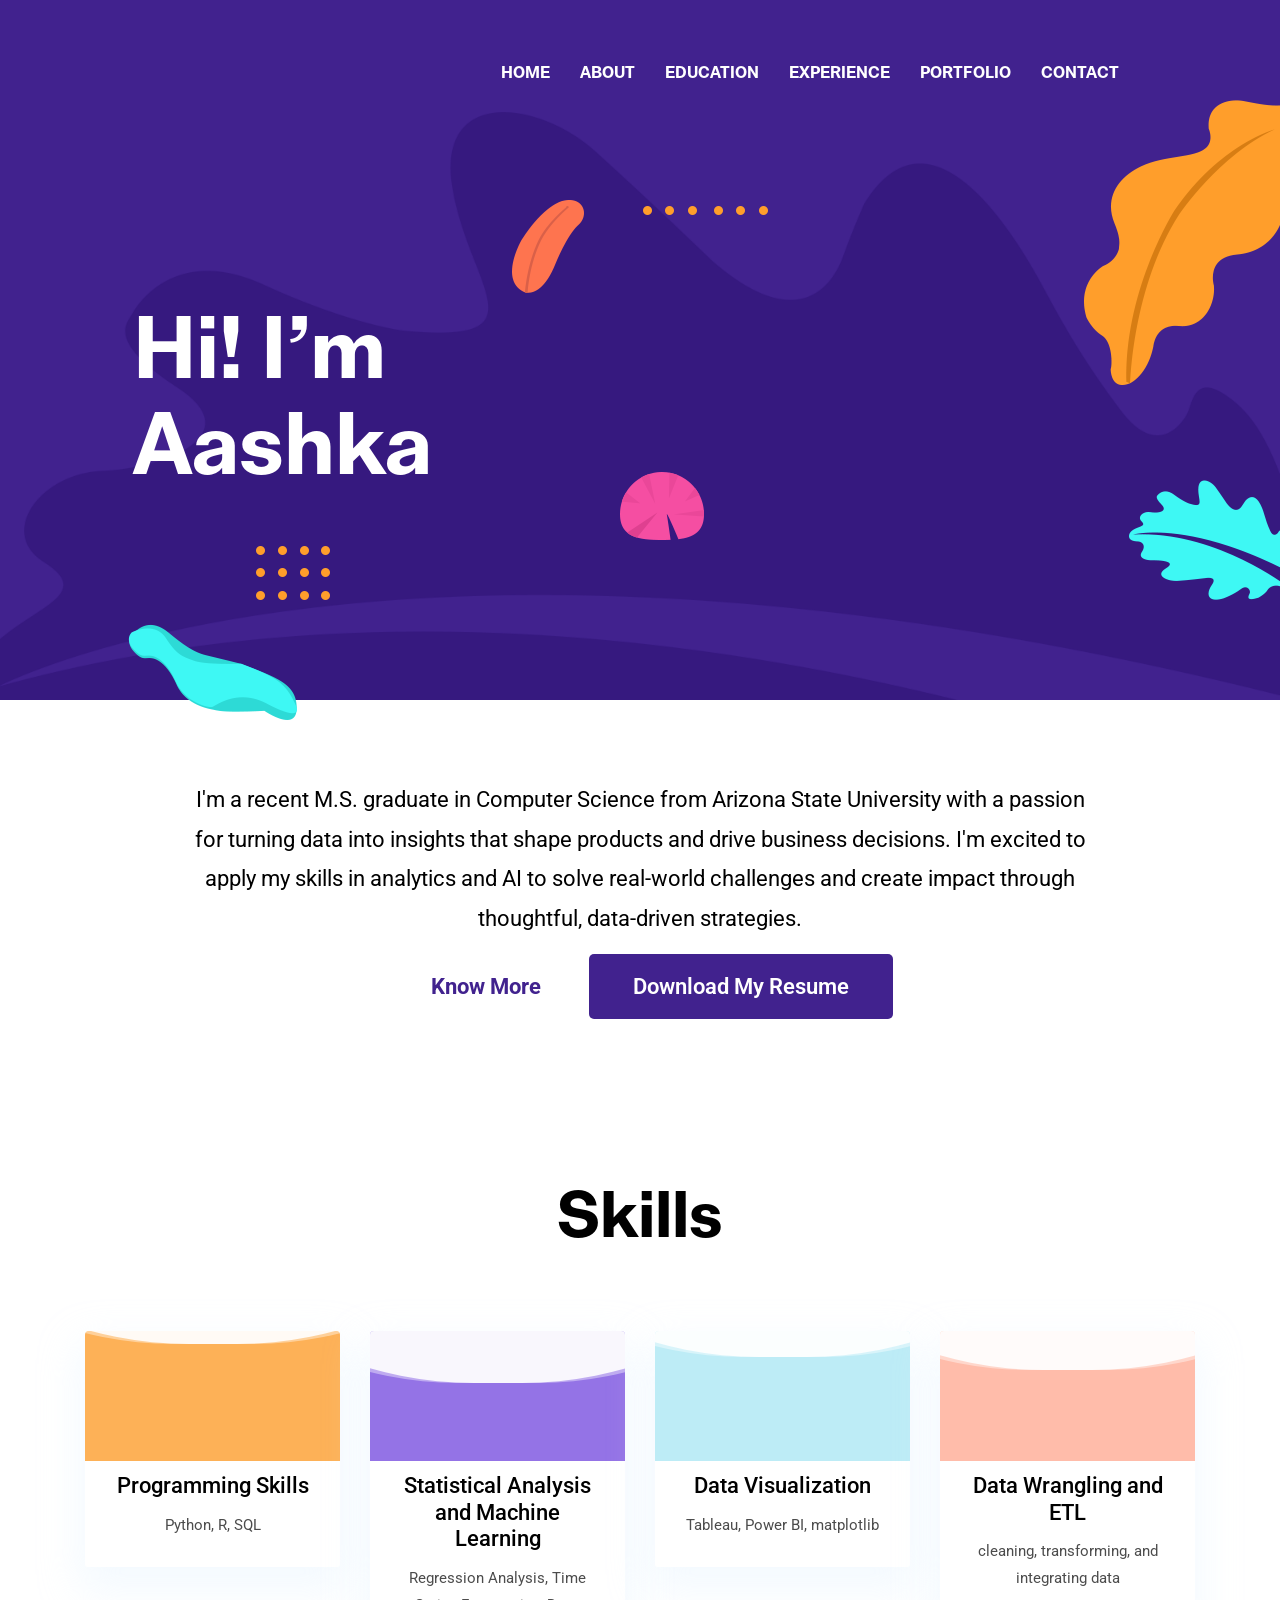
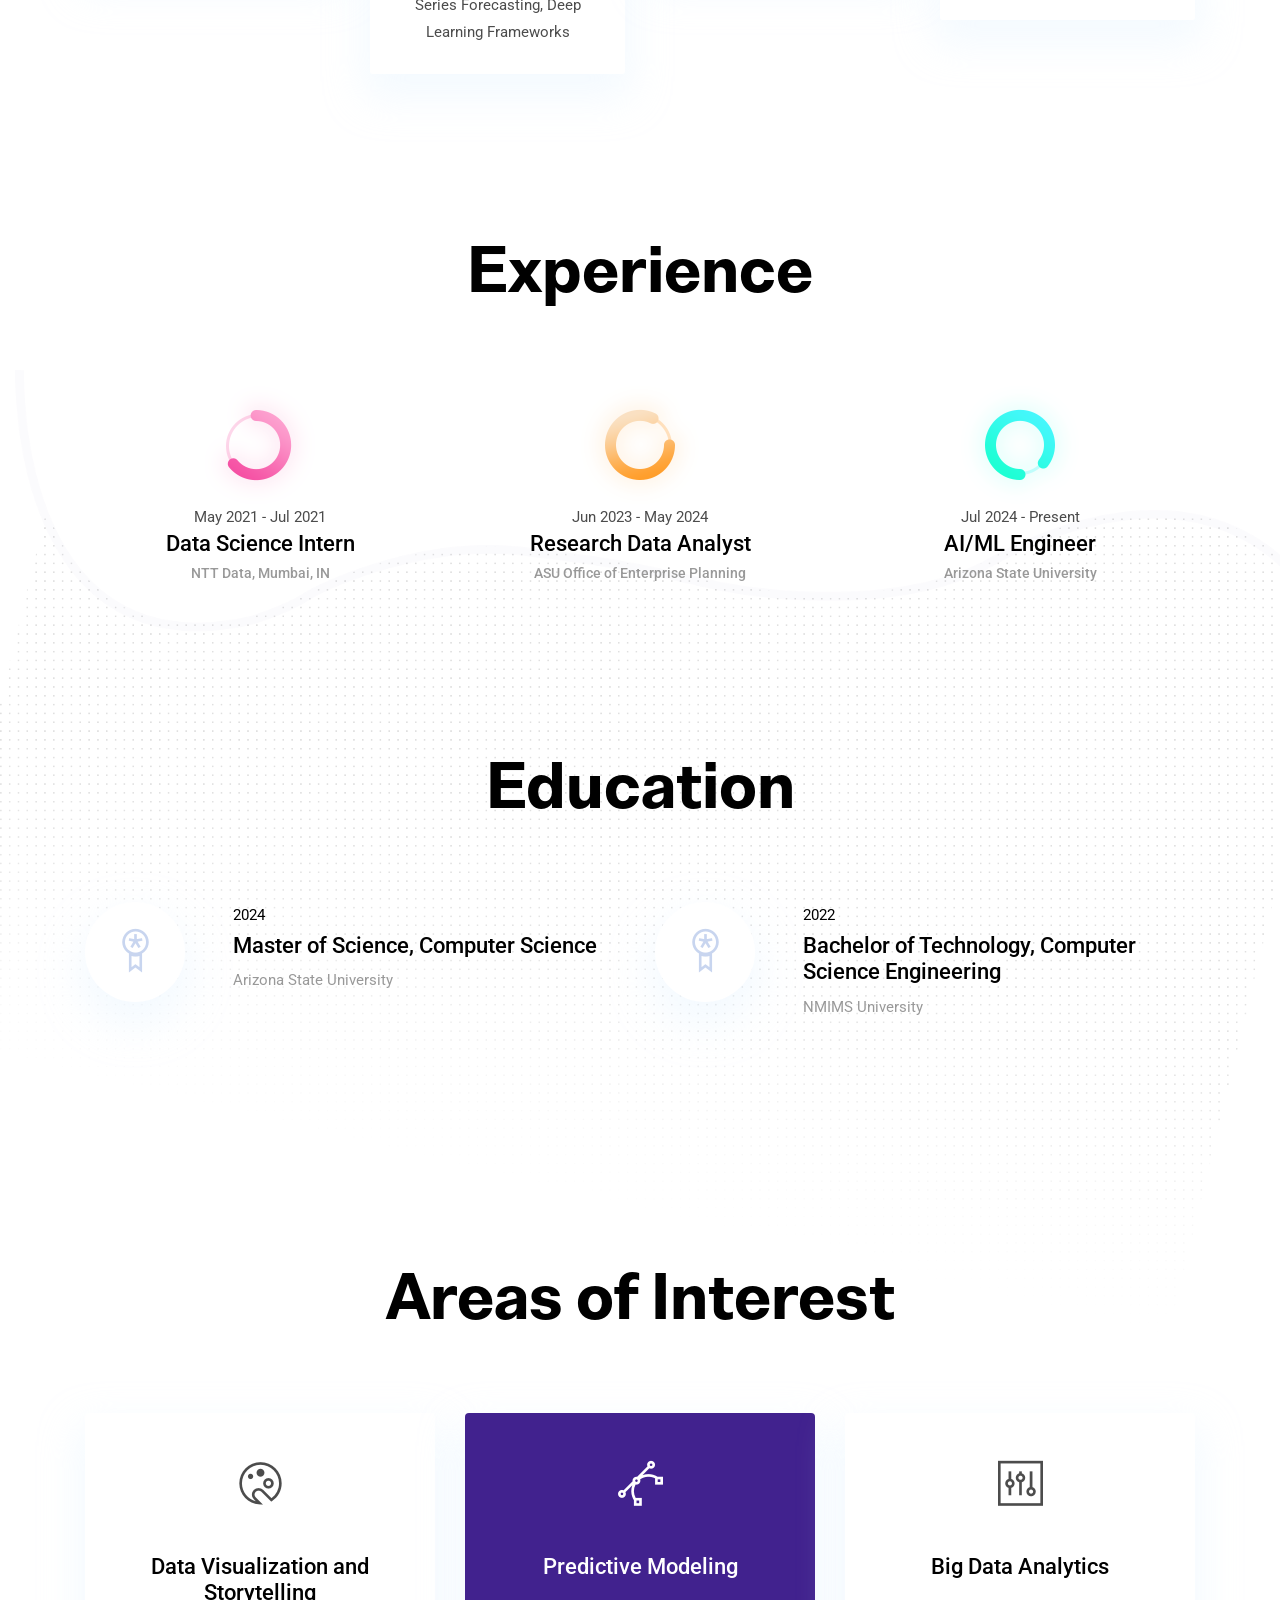
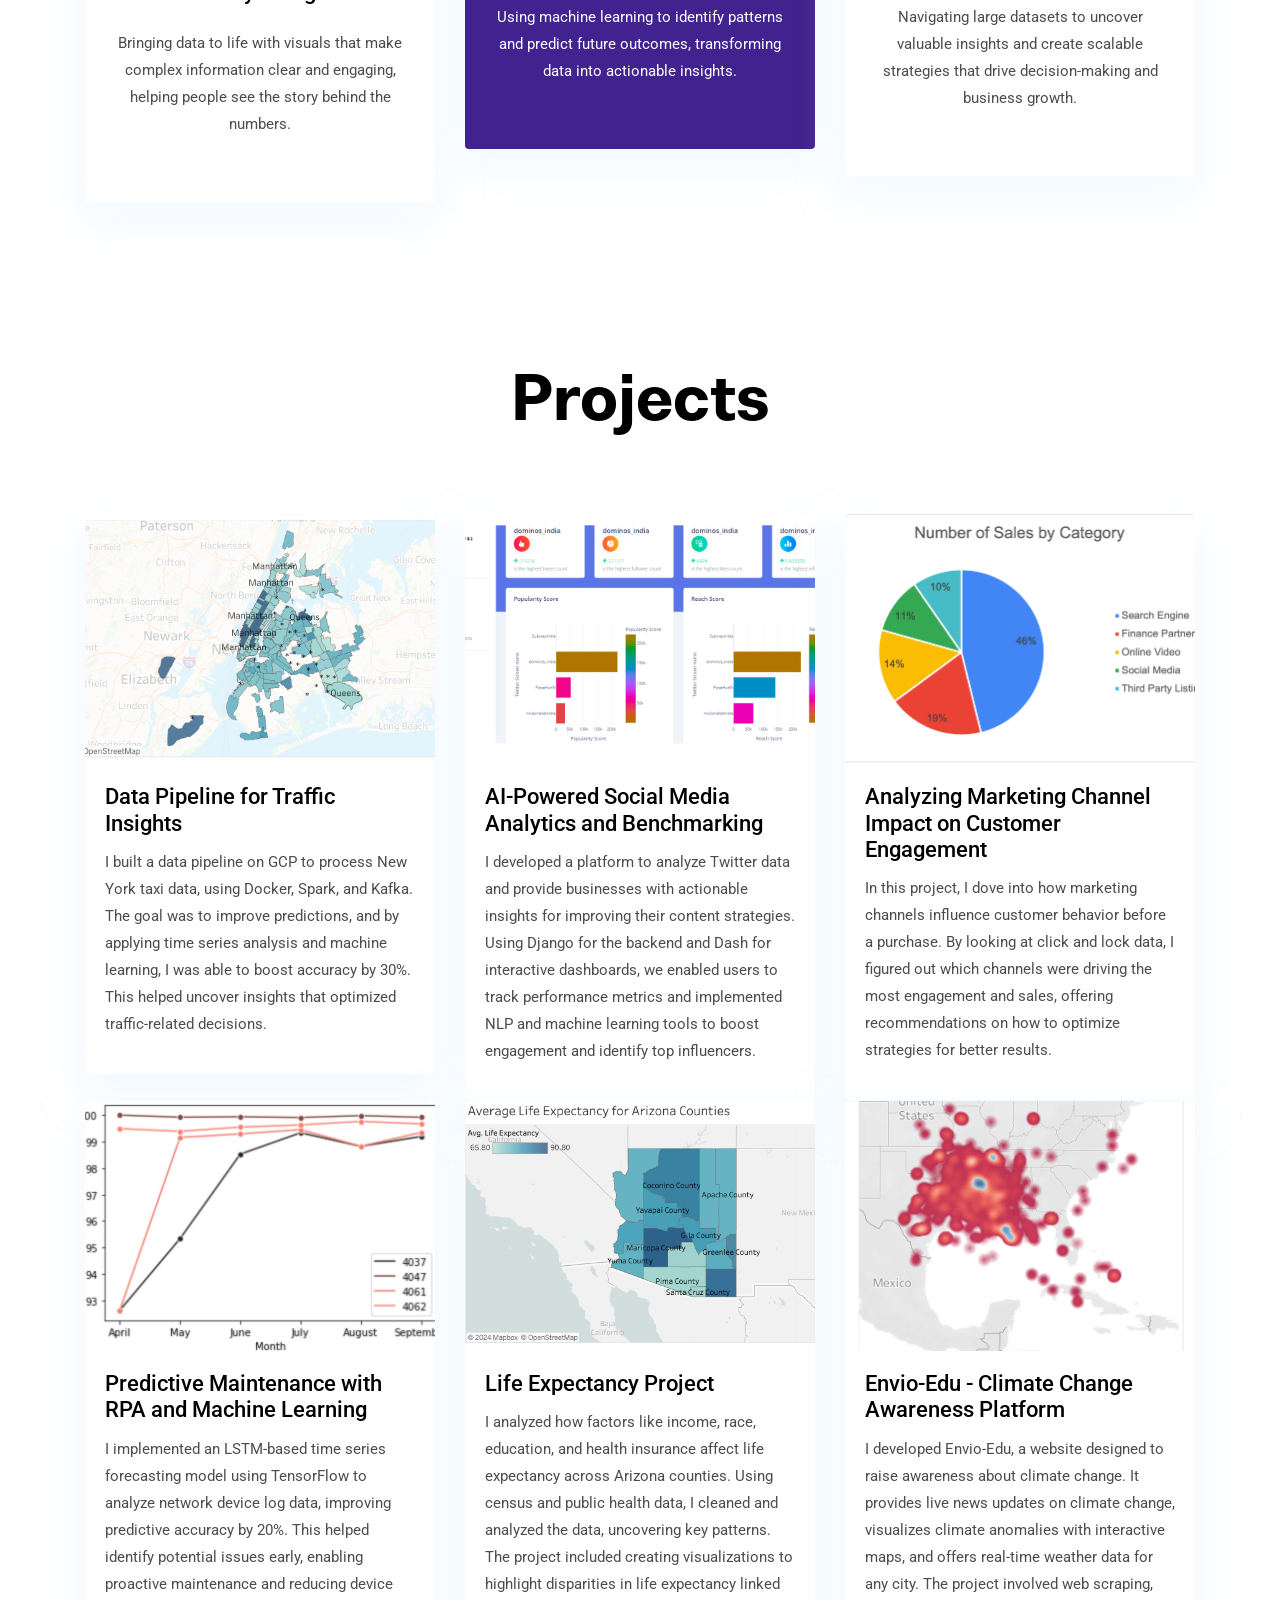
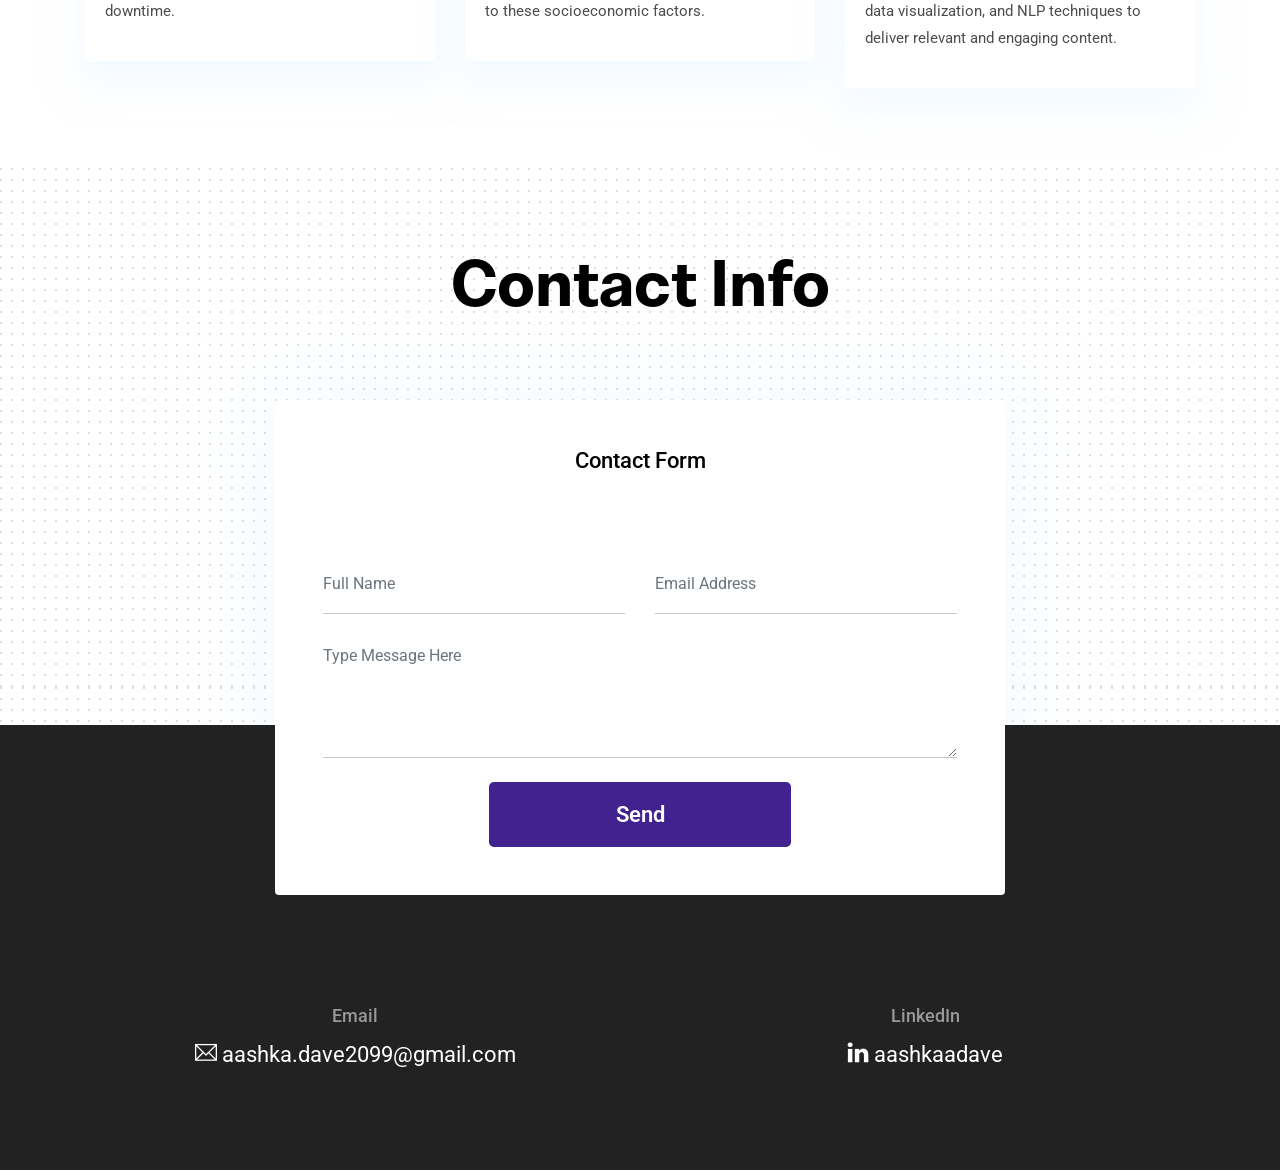
<file: index.html>
<!DOCTYPE html>
<html lang="zxx">

<head>
  <meta charset="utf-8">
  <title>Aashka Dave</title>

  <!-- mobile responsive meta -->
  <meta name="viewport" content="width=device-width, initial-scale=1">
  <meta name="viewport" content="width=device-width, initial-scale=1, maximum-scale=1">
  
  <!-- ** Plugins Needed for the Project ** -->
  <!-- Bootstrap -->
  <link rel="stylesheet" href="plugins/bootstrap/bootstrap.min.css">
  <!-- slick slider -->
  <link rel="stylesheet" href="plugins/slick/slick.css">
  <!-- themefy-icon -->
  <link rel="stylesheet" href="plugins/themify-icons/themify-icons.css">

  <!-- Main Stylesheet -->
  <link href="css/style.css" rel="stylesheet">
  
  <!--Favicon-->
  <link rel="shortcut icon" href="images/favicon.ico" type="image/x-icon">
  <link rel="icon" href="images/favicon.ico" type="image/x-icon">

</head>

<body>
  

<header class="navigation fixed-top">
  <nav class="navbar navbar-expand-lg navbar-dark">
    <button class="navbar-toggler" type="button" data-toggle="collapse" data-target="#navigation"
      aria-controls="navigation" aria-expanded="false" aria-label="Toggle navigation">
      <span class="navbar-toggler-icon"></span>
    </button>

    <div class="collapse navbar-collapse text-center" id="navigation">
      <ul class="navbar-nav ml-auto">
        <li class="nav-item active">
          <a class="nav-link" href="index.html">Home</a>
        </li>
        <li class="nav-item">
          <a class="nav-link" href="#about">About</a>
        </li>
        <li class="nav-item">
          <a class="nav-link" href="#education">Education</a>
        </li>
        <li class="nav-item">
          <a class="nav-link" href="#experience">Experience</a>
        </li>
        <li class="nav-item">
          <a class="nav-link" href="#parallax">Portfolio</a>
        </li>
        <li class="nav-item">
          <a class="nav-link" href="#contact">Contact</a>
        </li>
      </ul>
    </div>
  </nav>
</header>

<!-- hero area -->
<section class="hero-area bg-primary" id="parallax">
  <div class="container">
    <div class="row">
      <div class="col-lg-11 mx-auto">
        <h1 class="text-white font-tertiary">Hi! I’m <br> Aashka <br> </h1>
      </div>
    </div>
  </div>
  <div class="layer-bg w-100">
    <img class="img-fluid w-100" src="images/illustrations/leaf-bg.png" alt="bg-shape">
  </div>
  <div class="layer" id="l2">
    <img src="images/illustrations/dots-cyan.png" alt="bg-shape">
  </div>
  <div class="layer" id="l3">
    <img src="images/illustrations/leaf-orange.png" alt="bg-shape">
  </div>
  <div class="layer" id="l4">
    <img src="images/illustrations/dots-orange.png" alt="bg-shape">
  </div>
  <div class="layer" id="l5">
    <img src="images/illustrations/leaf-yellow.png" alt="bg-shape">
  </div>
  <div class="layer" id="l6">
    <img src="images/illustrations/leaf-cyan.png" alt="bg-shape">
  </div>
  <div class="layer" id="l7">
    <img src="images/illustrations/dots-group-orange.png" alt="bg-shape">
  </div>
  <div class="layer" id="l8">
    <img src="images/illustrations/leaf-pink-round.png" alt="bg-shape">
  </div>
  <div class="layer" id="l9">
    <img src="images/illustrations/leaf-cyan-2.png" alt="bg-shape">
  </div>
</section>
<!-- /hero area -->

<!-- about -->
<section class="section" id = "about">
  <div class="container">
    <div class="row">
      <div class="col-lg-10 mx-auto text-center">
        <p class="font-secondary paragraph-lg text-dark">I'm a recent M.S. graduate in Computer Science from Arizona State University with a 
          passion for turning data into insights that shape products and drive business decisions. I'm excited to apply my skills in analytics and AI to solve real-world challenges 
          and create impact through thoughtful, data-driven strategies.</p>
        <a href="index.html" class="btn btn-transparent">know more</a>
        <a href="resume/Aashka Dave Resume.pdf" class="btn btn-primary" download="Aashka_Dave_Resume" target="_blank">Download My Resume</a>
      </div>
    </div>
  </div>
</section>
<!-- /about -->

<!-- skills -->
<section class="section" id = "Skills">
  <div class="container">
    <div class="row">
      <div class="col-lg-12 text-center">
        <h2 class="section-title">Skills</h2>
      </div>
      <div class="col-lg-3 col-sm-6 mb-4 mb-lg-0">
        <div class="card shadow text-center">
          <div class="position-relative rounded-top progress-wrapper" data-color="#fdb157">
            <div class="wave" data-progress="90%"></div>
          </div>
          <div class="card-footer bg-white">
            <h4 class="card-title">Programming Skills</h4>
            <p>
              Python, R, SQL
            </p>
          </div>
        </div>
      </div>
      <div class="col-lg-3 col-sm-6 mb-4 mb-lg-0">
        <div class="card shadow text-center">
          <div class="position-relative rounded-top progress-wrapper" data-color="#9473e6">
            <div class="wave" data-progress="60%"></div>
          </div>
          <div class="card-footer bg-white">
            <h4 class="card-title">Statistical Analysis and Machine Learning</h4>
            <p>
              Regression Analysis, Time Series Forecasting, Deep Learning Frameworks
            </p>
          </div>
        </div>
      </div>
      <div class="col-lg-3 col-sm-6 mb-4 mb-lg-0">
        <div class="card shadow text-center">
          <div class="position-relative rounded-top progress-wrapper" data-color="#bdecf6">
            <div class="wave" data-progress="80%"></div>
          </div>
          <div class="card-footer bg-white">
            <h4 class="card-title">Data Visualization</h4>
            <p>
              Tableau, Power BI, matplotlib
            </p>
          </div>
        </div>
      </div>
      <div class="col-lg-3 col-sm-6 mb-4 mb-lg-0">
        <div class="card shadow text-center">
          <div class="position-relative rounded-top progress-wrapper" data-color="#ffbcaa">
            <div class="wave" data-progress="70%"></div>
          </div>
          <div class="card-footer bg-white">
            <h4 class="card-title">Data Wrangling and ETL</h4>
            <p>
              cleaning, transforming, and integrating data
            </p>
          </div>
        </div>
      </div>
    </div>
  </div>
</section>
<!-- /skills -->

<!-- experience -->
<section class="section" id = "experience">
  <div class="container">
    <div class="row justify-content-around">
      <div class="col-lg-12 text-center">
        <h2 class="section-title">Experience</h2>
      </div>
      <div class="col-lg-3 col-md-4 text-center">
        <img src="images/experience/icon-1.png" alt="icon">
        <p class="mb-0">May 2021 - Jul 2021</p>
        <h4>Data Science Intern</h4>
        <h6 class="text-light">NTT Data, Mumbai, IN</h6>
      </div>
      <div class="col-lg-3 col-md-4 text-center">
        <img src="images/experience/icon-2.png" alt="icon">
        <p class="mb-0">Jun 2023 - May 2024</p>
        <h4>Research Data Analyst</h4>
        <h6 class="text-light">ASU Office of Enterprise Planning</h6>
      </div>
      <div class="col-lg-3 col-md-4 text-center">
        <img src="images/experience/icon-3.png" alt="icon">
        <p class="mb-0">Jul 2024 - Present</p>
        <h4>AI/ML Engineer</h4>
        <h6 class="text-light">Arizona State University</h6>
      </div>
    </div>
  </div>
</section>
<!-- ./experience -->

<!-- education -->
<section class="section position-relative" id = "education">
  <div class="container">
    <div class="row">
      <div class="col-lg-12 text-center">
        <h2 class="section-title">Education</h2>
      </div>
      <div class="col-lg-6 col-md-6 mb-80">
        <div class="d-flex">
          <div class="mr-lg-5 mr-3">
            <i class="ti-medall icon icon-light icon-bg bg-white shadow rounded-circle d-block"></i>
          </div>
          <div>
            <p class="text-dark mb-1">2024</p>
            <h4>Master of Science, Computer Science</h4>
            <p class="mb-0 text-light">Arizona State University</p>
          </div>
        </div>
      </div>
      <div class="col-lg-6 col-md-6 mb-80">
        <div class="d-flex">
          <div class="mr-lg-5 mr-3">
            <i class="ti-medall icon icon-light icon-bg bg-white shadow rounded-circle d-block"></i>
          </div>
          <div>
            <p class="text-dark mb-1">2022</p>
            <h4>Bachelor of Technology, Computer Science Engineering</h4>
            <p class="mb-0 text-light">NMIMS University</p>
          </div>
        </div>
      </div>
      </div>
    </div>
  </div>
  <!-- bg image -->
  <img class="img-fluid edu-bg-image w-100" src="images/backgrounds/education-bg.png" alt="bg-image">
</section>
<!-- /education -->

<!-- services -->
<section class="section">
  <div class="container">
    <div class="row">
      <div class="col-12 text-center">
        <h2 class="section-title">Areas of Interest</h2>
      </div>
      <div class="col-md-4 mb-4 mb-md-0">
        <div class="card hover-shadow shadow">
          <div class="card-body text-center px-4 py-5">
            <i class="ti-palette icon mb-5 d-inline-block"></i>
            <h4 class="mb-4">Data Visualization and Storytelling</h4>
            <p>Bringing data to life with visuals that make complex information clear and engaging, 
              helping people see the story behind the numbers.</p>
          </div>
        </div>
      </div>
      <div class="col-md-4 mb-4 mb-md-0">
        <div class="card active-bg-primary hover-shadow shadow">
          <div class="card-body text-center px-4 py-5">
            <i class="ti-vector icon mb-5 d-inline-block"></i>
            <h4 class="mb-4">Predictive Modeling</h4>
            <p>Using machine learning to identify patterns and predict future outcomes, 
              transforming data into actionable insights.</p>
          </div>
        </div>
      </div>
      <div class="col-md-4 mb-4 mb-md-0">
        <div class="card hover-shadow shadow">
          <div class="card-body text-center px-4 py-5">
            <i class="ti-panel icon mb-5 d-inline-block"></i>
            <h4 class="mb-4">Big Data Analytics</h4>
            <p>Navigating large datasets to uncover valuable insights and create scalable strategies 
              that drive decision-making and business growth.</p>
          </div>
        </div>
      </div>
    </div>
  </div>
</section>
<!-- /services -->

<!-- blog -->
<section class="section">
  <div class="container">
    <div class="row">
      <div class="col-12 text-center">
        <h2 class="section-title">Projects</h2>
      </div>
      <div class="col-lg-4 col-sm-6 mb-4 mb-lg-0">
        <article class="card shadow">
          <img class="rounded card-img-top" src="images/portfolio/nyc.png" alt="post-thumb" style="width: 100%; height: 250px; object-fit: cover;">
          <div class="card-body">
            <h4 class="card-title"><a class="text-dark" href="blog-single.html">Data Pipeline for Traffic Insights</a>
            </h4>
            <p class="cars-text">I built a data pipeline on GCP to process New York taxi data, using Docker, Spark, and Kafka. 
              The goal was to improve predictions, and by applying time series analysis and machine learning, I was able to boost accuracy by 30%. 
              This helped uncover insights that optimized traffic-related decisions.</p>
            <!--a href="blog-single.html" class="btn btn-xs btn-primary">Read More</a-->
          </div>
        </article>
      </div>
      <div class="col-lg-4 col-sm-6 mb-4 mb-lg-0">
        <article class="card shadow">
          <img class="rounded card-img-top" src="images/portfolio/fyp.png" alt="post-thumb" style="width: 100%; height: 250px; object-fit: cover;">
          <div class="card-body">
            <h4 class="card-title"><a class="text-dark" href="blog-single.html">AI-Powered Social Media Analytics and Benchmarking</a>
            </h4>
            <p class="cars-text">I developed a platform to analyze Twitter data and provide businesses with actionable insights 
              for improving their content strategies. Using Django for the backend and Dash for interactive dashboards, 
              we enabled users to track performance metrics and implemented NLP and machine learning tools to boost engagement 
              and identify top influencers.</p>
            <!--a href="blog-single.html" class="btn btn-xs btn-primary">Read More</a-->
          </div>
        </article>
      </div>
      <div class="col-lg-4 col-sm-6 mb-4 mb-lg-0">
        <article class="card shadow">
          <img class="rounded card-img-top" src="images/portfolio/carvana.png" alt="post-thumb" style="width: 100%; height: 250px; object-fit: cover;">
          <div class="card-body">
            <h4 class="card-title"><a class="text-dark" href="blog-single.html">Analyzing Marketing Channel Impact on Customer Engagement</a>
            </h4>
            <p class="cars-text">In this project, I dove into how marketing channels influence customer behavior before a purchase. 
              By looking at click and lock data, I figured out which channels were driving the most engagement and sales, 
              offering recommendations on how to optimize strategies for better results.</p>
            <!--a href="blog-single.html" class="btn btn-xs btn-primary">Read More</a-->
          </div>
        </article>
      </div>

        <div class="col-lg-4 col-sm-6 mb-4 mb-lg-0">
        <article class="card shadow">
          <img class="rounded card-img-top" src="images/portfolio/tip.png" alt="post-thumb" style="width: 100%; height: 250px; object-fit: cover;">
          <div class="card-body">
            <h4 class="card-title"><a class="text-dark" href="blog-single.html">Predictive Maintenance with RPA and Machine Learning</a>
            </h4>
            <p class="cars-text">I implemented an LSTM-based time series forecasting model using TensorFlow to analyze network device log data, 
              improving predictive accuracy by 20%. 
              This helped identify potential issues early, enabling proactive maintenance and reducing device downtime.</p>
            <!--a href="blog-single.html" class="btn btn-xs btn-primary">Read More</a-->
          </div>
        </article>
        </div>

        <div class="col-lg-4 col-sm-6 mb-4 mb-lg-0">
          <article class="card shadow">
            <img class="rounded card-img-top" src="images/portfolio/lifeexpectancy.png" alt="post-thumb" style="width: 100%; height: 250px; object-fit: cover;">
            <div class="card-body">
              <h4 class="card-title"><a class="text-dark" href="blog-single.html">Life Expectancy Project</a>
              </h4>
              <p class="cars-text">I analyzed how factors like income, race, education, and health insurance affect life expectancy across Arizona counties. 
                Using census and public health data, I cleaned and analyzed the data, uncovering key patterns. 
                The project included creating visualizations to highlight disparities in life expectancy linked to these socioeconomic factors.</p>
              <!--a href="blog-single.html" class="btn btn-xs btn-primary">Read More</a-->
            </div>
          </article>
        </div>

        <div class="col-lg-4 col-sm-6 mb-4 mb-lg-0">
          <article class="card shadow">
            <img class="rounded card-img-top" src="images/portfolio/envio-edu.png" alt="post-thumb" style="width: 100%; height: 250px; object-fit: cover;">
            <div class="card-body">
              <h4 class="card-title"><a class="text-dark" href="blog-single.html">Envio-Edu - Climate Change Awareness Platform</a>
              </h4>
              <p class="cars-text">I developed Envio-Edu, a website designed to raise awareness about climate change. 
                It provides live news updates on climate change, visualizes climate anomalies with interactive maps, and offers real-time weather data for any city. 
                The project involved web scraping, data visualization, and NLP techniques to deliver relevant and engaging content.</p>
              <!--a href="blog-single.html" class="btn btn-xs btn-primary">Read More</a-->
            </div>
          </article>
        </div>

      
      
    </div>
  </div>
</section>
<!-- /blog -->

<!-- contact -->
<section class="section section-on-footer" data-background="images/backgrounds/bg-dots.png" id = "contact">
  <div class="container">
    <div class="row">
      <div class="col-12 text-center">
        <h2 class="section-title">Contact Info</h2>
      </div>
      <div class="col-lg-8 mx-auto">
        <div class="bg-white rounded text-center p-5 shadow-down">
          <h4 class="mb-80">Contact Form</h4>
          <form action="#" class="row">
            <div class="col-md-6">
              <input type="text" id="name" name="name" placeholder="Full Name" class="form-control px-0 mb-4">
            </div>
            <div class="col-md-6">
              <input type="email" id="email" name="email" placeholder="Email Address" class="form-control px-0 mb-4">
            </div>
            <div class="col-12">
              <textarea name="message" id="message" class="form-control px-0 mb-4"
                placeholder="Type Message Here"></textarea>
            </div>
            <div class="col-lg-6 col-10 mx-auto">
              <button class="btn btn-primary w-100">send</button>
            </div>
          </form>
        </div>
      </div>
    </div>
  </div>
</section>
<!-- /contact -->

<!-- footer -->
<footer class="bg-dark footer-section">
  <div class="section">
    <div class="container" style="text-align: center;">
      <div class="row">
        <div class="col-md-6">
          <h5 class="text-light">Email</h5>
          <p class="text-white paragraph-lg font-secondary">
            <a href="mailto:aashka.dave2099@gmail.com" class="text-white">
              <i class="ti-email"></i> aashka.dave2099@gmail.com
            </a>
          </p>
        </div>
        <div class="col-md-6">
          <h5 class="text-light">LinkedIn</h5>
          <p class="text-white paragraph-lg font-secondary">
            <a href="https://www.linkedin.com/in/aashkaadave" class="text-white" target="_blank">
              <i class="ti-linkedin"></i> aashkaadave
            </a>
          </p>
        </div>
      </div>
    </div>
  </div>
</footer>

<!-- /footer -->

<!-- jQuery -->
<script src="plugins/jQuery/jquery.min.js"></script>
<!-- Bootstrap JS -->
<script src="plugins/bootstrap/bootstrap.min.js"></script>
<!-- slick slider -->
<script src="plugins/slick/slick.min.js"></script>
<!-- filter -->
<script src="plugins/shuffle/shuffle.min.js"></script>

<!-- Main Script -->
<script src="js/script.js"></script>

</body>
</html>
</file>
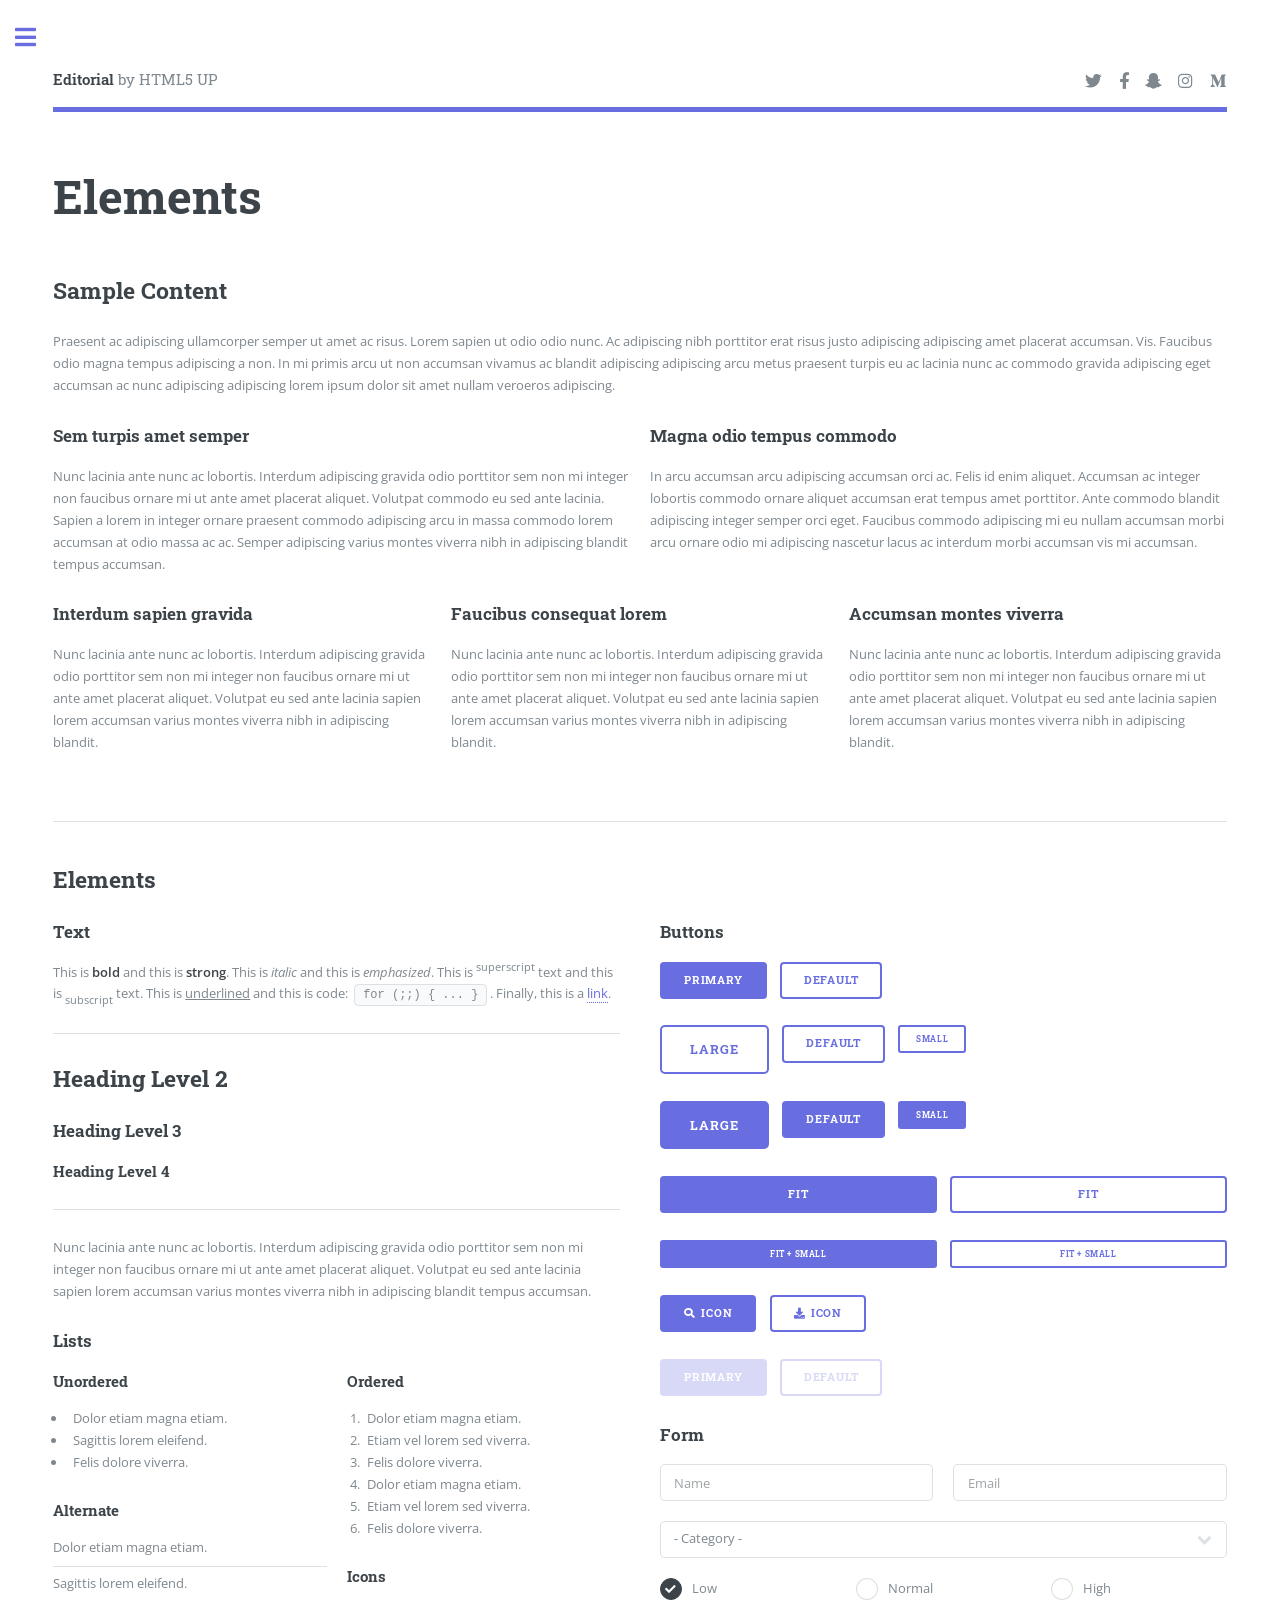
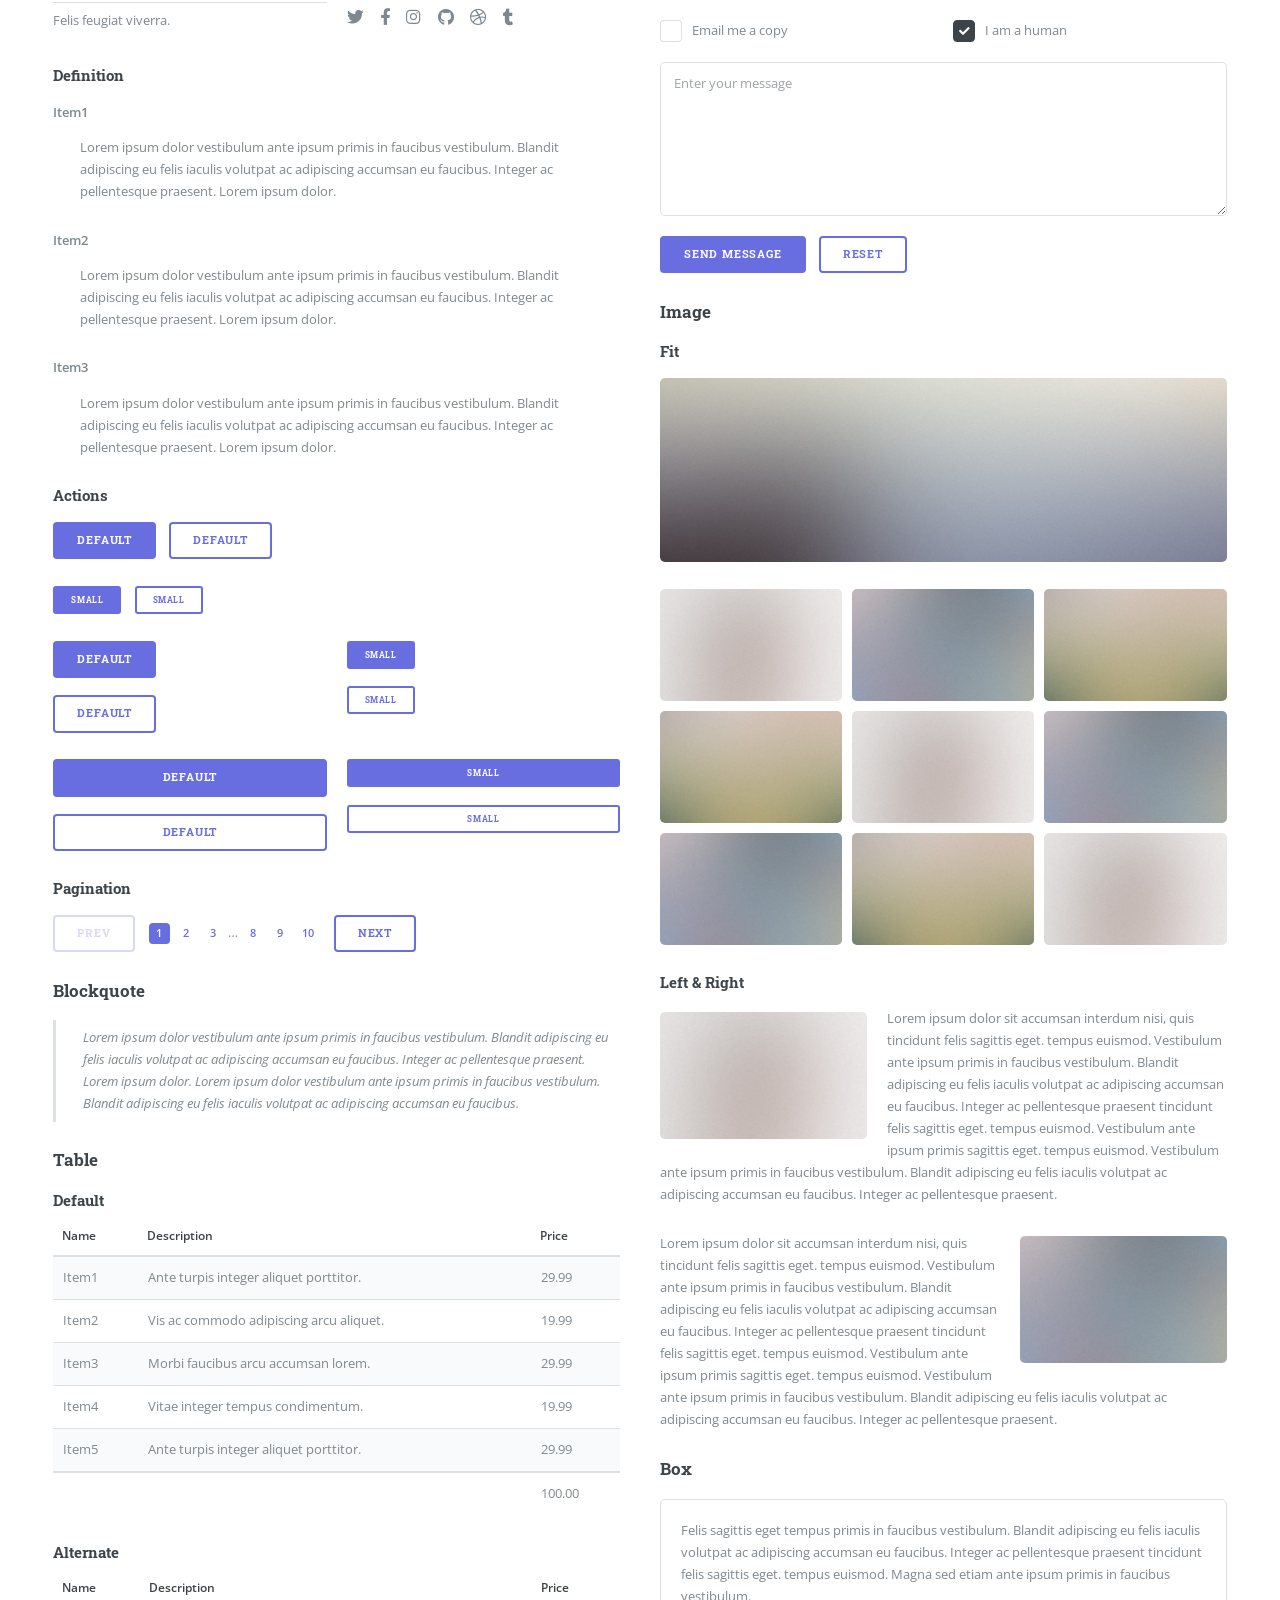
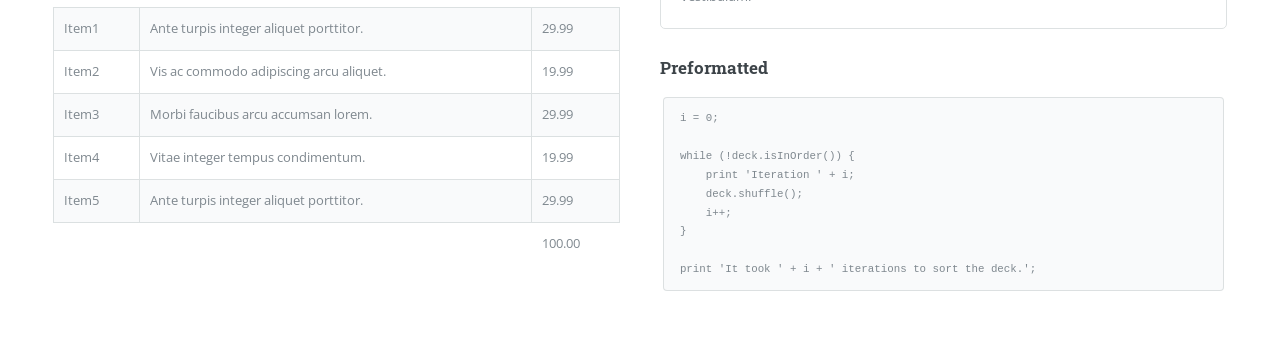
<file: elements.html>
<!DOCTYPE HTML>
<!--
	Editorial by HTML5 UP
	html5up.net | @ajlkn
	Free for personal and commercial use under the CCA 3.0 license (html5up.net/license)
-->
<html>
	<head>
		<title>Elements - Editorial by HTML5 UP</title>
		<meta charset="utf-8" />
		<meta name="viewport" content="width=device-width, initial-scale=1, user-scalable=no" />
		<link rel="stylesheet" href="assets/css/main.css" />
	</head>
	<body class="is-preload">

		<!-- Wrapper -->
			<div id="wrapper">

				<!-- Main -->
					<div id="main">
						<div class="inner">

							<!-- Header -->
								<header id="header">
									<a href="index.html" class="logo"><strong>Editorial</strong> by HTML5 UP</a>
									<ul class="icons">
										<li><a href="#" class="icon brands fa-twitter"><span class="label">Twitter</span></a></li>
										<li><a href="#" class="icon brands fa-facebook-f"><span class="label">Facebook</span></a></li>
										<li><a href="#" class="icon brands fa-snapchat-ghost"><span class="label">Snapchat</span></a></li>
										<li><a href="#" class="icon brands fa-instagram"><span class="label">Instagram</span></a></li>
										<li><a href="#" class="icon brands fa-medium-m"><span class="label">Medium</span></a></li>
									</ul>
								</header>

							<!-- Content -->
								<section>
									<header class="main">
										<h1>Elements</h1>
									</header>

									<!-- Content -->
										<h2 id="content">Sample Content</h2>
										<p>Praesent ac adipiscing ullamcorper semper ut amet ac risus. Lorem sapien ut odio odio nunc. Ac adipiscing nibh porttitor erat risus justo adipiscing adipiscing amet placerat accumsan. Vis. Faucibus odio magna tempus adipiscing a non. In mi primis arcu ut non accumsan vivamus ac blandit adipiscing adipiscing arcu metus praesent turpis eu ac lacinia nunc ac commodo gravida adipiscing eget accumsan ac nunc adipiscing adipiscing lorem ipsum dolor sit amet nullam veroeros adipiscing.</p>
										<div class="row">
											<div class="col-6 col-12-small">
												<h3>Sem turpis amet semper</h3>
												<p>Nunc lacinia ante nunc ac lobortis. Interdum adipiscing gravida odio porttitor sem non mi integer non faucibus ornare mi ut ante amet placerat aliquet. Volutpat commodo eu sed ante lacinia. Sapien a lorem in integer ornare praesent commodo adipiscing arcu in massa commodo lorem accumsan at odio massa ac ac. Semper adipiscing varius montes viverra nibh in adipiscing blandit tempus accumsan.</p>
											</div>
											<div class="col-6 col-12-small">
												<h3>Magna odio tempus commodo</h3>
												<p>In arcu accumsan arcu adipiscing accumsan orci ac. Felis id enim aliquet. Accumsan ac integer lobortis commodo ornare aliquet accumsan erat tempus amet porttitor. Ante commodo blandit adipiscing integer semper orci eget. Faucibus commodo adipiscing mi eu nullam accumsan morbi arcu ornare odio mi adipiscing nascetur lacus ac interdum morbi accumsan vis mi accumsan.</p>
											</div>
											<!-- Break -->
											<div class="col-4 col-12-medium">
												<h3>Interdum sapien gravida</h3>
												<p>Nunc lacinia ante nunc ac lobortis. Interdum adipiscing gravida odio porttitor sem non mi integer non faucibus ornare mi ut ante amet placerat aliquet. Volutpat eu sed ante lacinia sapien lorem accumsan varius montes viverra nibh in adipiscing blandit.</p>
											</div>
											<div class="col-4 col-12-medium">
												<h3>Faucibus consequat lorem</h3>
												<p>Nunc lacinia ante nunc ac lobortis. Interdum adipiscing gravida odio porttitor sem non mi integer non faucibus ornare mi ut ante amet placerat aliquet. Volutpat eu sed ante lacinia sapien lorem accumsan varius montes viverra nibh in adipiscing blandit.</p>
											</div>
											<div class="col-4 col-12-medium">
												<h3>Accumsan montes viverra</h3>
												<p>Nunc lacinia ante nunc ac lobortis. Interdum adipiscing gravida odio porttitor sem non mi integer non faucibus ornare mi ut ante amet placerat aliquet. Volutpat eu sed ante lacinia sapien lorem accumsan varius montes viverra nibh in adipiscing blandit.</p>
											</div>
										</div>

									<hr class="major" />

									<!-- Elements -->
										<h2 id="elements">Elements</h2>
										<div class="row gtr-200">
											<div class="col-6 col-12-medium">

												<!-- Text stuff -->
													<h3>Text</h3>
													<p>This is <b>bold</b> and this is <strong>strong</strong>. This is <i>italic</i> and this is <em>emphasized</em>.
													This is <sup>superscript</sup> text and this is <sub>subscript</sub> text.
													This is <u>underlined</u> and this is code: <code>for (;;) { ... }</code>.
													Finally, this is a <a href="#">link</a>.</p>
													<hr />
													<h2>Heading Level 2</h2>
													<h3>Heading Level 3</h3>
													<h4>Heading Level 4</h4>
													<hr />
													<p>Nunc lacinia ante nunc ac lobortis. Interdum adipiscing gravida odio porttitor sem non mi integer non faucibus ornare mi ut ante amet placerat aliquet. Volutpat eu sed ante lacinia sapien lorem accumsan varius montes viverra nibh in adipiscing blandit tempus accumsan.</p>

												<!-- Lists -->
													<h3>Lists</h3>
													<div class="row">
														<div class="col-6 col-12-small">

															<h4>Unordered</h4>
															<ul>
																<li>Dolor etiam magna etiam.</li>
																<li>Sagittis lorem eleifend.</li>
																<li>Felis dolore viverra.</li>
															</ul>

															<h4>Alternate</h4>
															<ul class="alt">
																<li>Dolor etiam magna etiam.</li>
																<li>Sagittis lorem eleifend.</li>
																<li>Felis feugiat viverra.</li>
															</ul>

														</div>
														<div class="col-6 col-12-small">

															<h4>Ordered</h4>
															<ol>
																<li>Dolor etiam magna etiam.</li>
																<li>Etiam vel lorem sed viverra.</li>
																<li>Felis dolore viverra.</li>
																<li>Dolor etiam magna etiam.</li>
																<li>Etiam vel lorem sed viverra.</li>
																<li>Felis dolore viverra.</li>
															</ol>

															<h4>Icons</h4>
															<ul class="icons">
																<li><a href="#" class="icon brands fa-twitter"><span class="label">Twitter</span></a></li>
																<li><a href="#" class="icon brands fa-facebook-f"><span class="label">Facebook</span></a></li>
																<li><a href="#" class="icon brands fa-instagram"><span class="label">Instagram</span></a></li>
																<li><a href="#" class="icon brands fa-github"><span class="label">Github</span></a></li>
																<li><a href="#" class="icon brands fa-dribbble"><span class="label">Dribbble</span></a></li>
																<li><a href="#" class="icon brands fa-tumblr"><span class="label">Tumblr</span></a></li>
															</ul>

														</div>
													</div>
													<h4>Definition</h4>
													<dl>
														<dt>Item1</dt>
														<dd>
															<p>Lorem ipsum dolor vestibulum ante ipsum primis in faucibus vestibulum. Blandit adipiscing eu felis iaculis volutpat ac adipiscing accumsan eu faucibus. Integer ac pellentesque praesent. Lorem ipsum dolor.</p>
														</dd>
														<dt>Item2</dt>
														<dd>
															<p>Lorem ipsum dolor vestibulum ante ipsum primis in faucibus vestibulum. Blandit adipiscing eu felis iaculis volutpat ac adipiscing accumsan eu faucibus. Integer ac pellentesque praesent. Lorem ipsum dolor.</p>
														</dd>
														<dt>Item3</dt>
														<dd>
															<p>Lorem ipsum dolor vestibulum ante ipsum primis in faucibus vestibulum. Blandit adipiscing eu felis iaculis volutpat ac adipiscing accumsan eu faucibus. Integer ac pellentesque praesent. Lorem ipsum dolor.</p>
														</dd>
													</dl>

													<h4>Actions</h4>
													<ul class="actions">
														<li><a href="#" class="button primary">Default</a></li>
														<li><a href="#" class="button">Default</a></li>
													</ul>
													<ul class="actions small">
														<li><a href="#" class="button primary small">Small</a></li>
														<li><a href="#" class="button small">Small</a></li>
													</ul>
													<div class="row">
														<div class="col-6 col-12-small">
															<ul class="actions stacked">
																<li><a href="#" class="button primary">Default</a></li>
																<li><a href="#" class="button">Default</a></li>
															</ul>
														</div>
														<div class="col-6 col-12-small">
															<ul class="actions stacked">
																<li><a href="#" class="button primary small">Small</a></li>
																<li><a href="#" class="button small">Small</a></li>
															</ul>
														</div>
														<div class="col-6 col-12-small">
															<ul class="actions stacked">
																<li><a href="#" class="button primary fit">Default</a></li>
																<li><a href="#" class="button fit">Default</a></li>
															</ul>
														</div>
														<div class="col-6 col-12-small">
															<ul class="actions stacked">
																<li><a href="#" class="button primary small fit">Small</a></li>
																<li><a href="#" class="button small fit">Small</a></li>
															</ul>
														</div>
													</div>

													<h4>Pagination</h4>
													<ul class="pagination">
														<li><span class="button disabled">Prev</span></li>
														<li><a href="#" class="page active">1</a></li>
														<li><a href="#" class="page">2</a></li>
														<li><a href="#" class="page">3</a></li>
														<li><span>&hellip;</span></li>
														<li><a href="#" class="page">8</a></li>
														<li><a href="#" class="page">9</a></li>
														<li><a href="#" class="page">10</a></li>
														<li><a href="#" class="button">Next</a></li>
													</ul>

												<!-- Blockquote -->
													<h3>Blockquote</h3>
													<blockquote>Lorem ipsum dolor vestibulum ante ipsum primis in faucibus vestibulum. Blandit adipiscing eu felis iaculis volutpat ac adipiscing accumsan eu faucibus. Integer ac pellentesque praesent. Lorem ipsum dolor. Lorem ipsum dolor vestibulum ante ipsum primis in faucibus vestibulum. Blandit adipiscing eu felis iaculis volutpat ac adipiscing accumsan eu faucibus.</blockquote>

												<!-- Table -->
													<h3>Table</h3>

													<h4>Default</h4>
													<div class="table-wrapper">
														<table>
															<thead>
																<tr>
																	<th>Name</th>
																	<th>Description</th>
																	<th>Price</th>
																</tr>
															</thead>
															<tbody>
																<tr>
																	<td>Item1</td>
																	<td>Ante turpis integer aliquet porttitor.</td>
																	<td>29.99</td>
																</tr>
																<tr>
																	<td>Item2</td>
																	<td>Vis ac commodo adipiscing arcu aliquet.</td>
																	<td>19.99</td>
																</tr>
																<tr>
																	<td>Item3</td>
																	<td> Morbi faucibus arcu accumsan lorem.</td>
																	<td>29.99</td>
																</tr>
																<tr>
																	<td>Item4</td>
																	<td>Vitae integer tempus condimentum.</td>
																	<td>19.99</td>
																</tr>
																<tr>
																	<td>Item5</td>
																	<td>Ante turpis integer aliquet porttitor.</td>
																	<td>29.99</td>
																</tr>
															</tbody>
															<tfoot>
																<tr>
																	<td colspan="2"></td>
																	<td>100.00</td>
																</tr>
															</tfoot>
														</table>
													</div>

													<h4>Alternate</h4>
													<div class="table-wrapper">
														<table class="alt">
															<thead>
																<tr>
																	<th>Name</th>
																	<th>Description</th>
																	<th>Price</th>
																</tr>
															</thead>
															<tbody>
																<tr>
																	<td>Item1</td>
																	<td>Ante turpis integer aliquet porttitor.</td>
																	<td>29.99</td>
																</tr>
																<tr>
																	<td>Item2</td>
																	<td>Vis ac commodo adipiscing arcu aliquet.</td>
																	<td>19.99</td>
																</tr>
																<tr>
																	<td>Item3</td>
																	<td> Morbi faucibus arcu accumsan lorem.</td>
																	<td>29.99</td>
																</tr>
																<tr>
																	<td>Item4</td>
																	<td>Vitae integer tempus condimentum.</td>
																	<td>19.99</td>
																</tr>
																<tr>
																	<td>Item5</td>
																	<td>Ante turpis integer aliquet porttitor.</td>
																	<td>29.99</td>
																</tr>
															</tbody>
															<tfoot>
																<tr>
																	<td colspan="2"></td>
																	<td>100.00</td>
																</tr>
															</tfoot>
														</table>
													</div>

											</div>
											<div class="col-6 col-12-medium">

												<!-- Buttons -->
													<h3>Buttons</h3>
													<ul class="actions">
														<li><a href="#" class="button primary">Primary</a></li>
														<li><a href="#" class="button">Default</a></li>
													</ul>
													<ul class="actions">
														<li><a href="#" class="button large">Large</a></li>
														<li><a href="#" class="button">Default</a></li>
														<li><a href="#" class="button small">Small</a></li>
													</ul>
													<ul class="actions">
														<li><a href="#" class="button primary large">Large</a></li>
														<li><a href="#" class="button primary">Default</a></li>
														<li><a href="#" class="button primary small">Small</a></li>
													</ul>
													<ul class="actions fit">
														<li><a href="#" class="button primary fit">Fit</a></li>
														<li><a href="#" class="button fit">Fit</a></li>
													</ul>
													<ul class="actions fit small">
														<li><a href="#" class="button primary fit small">Fit + Small</a></li>
														<li><a href="#" class="button fit small">Fit + Small</a></li>
													</ul>
													<ul class="actions">
														<li><a href="#" class="button primary icon solid fa-search">Icon</a></li>
														<li><a href="#" class="button icon solid fa-download">Icon</a></li>
													</ul>
													<ul class="actions">
														<li><span class="button primary disabled">Primary</span></li>
														<li><span class="button disabled">Default</span></li>
													</ul>

												<!-- Form -->
													<h3>Form</h3>

													<form method="post" action="#">
														<div class="row gtr-uniform">
															<div class="col-6 col-12-xsmall">
																<input type="text" name="demo-name" id="demo-name" value="" placeholder="Name" />
															</div>
															<div class="col-6 col-12-xsmall">
																<input type="email" name="demo-email" id="demo-email" value="" placeholder="Email" />
															</div>
															<!-- Break -->
															<div class="col-12">
																<select name="demo-category" id="demo-category">
																	<option value="">- Category -</option>
																	<option value="1">Manufacturing</option>
																	<option value="1">Shipping</option>
																	<option value="1">Administration</option>
																	<option value="1">Human Resources</option>
																</select>
															</div>
															<!-- Break -->
															<div class="col-4 col-12-small">
																<input type="radio" id="demo-priority-low" name="demo-priority" checked>
																<label for="demo-priority-low">Low</label>
															</div>
															<div class="col-4 col-12-small">
																<input type="radio" id="demo-priority-normal" name="demo-priority">
																<label for="demo-priority-normal">Normal</label>
															</div>
															<div class="col-4 col-12-small">
																<input type="radio" id="demo-priority-high" name="demo-priority">
																<label for="demo-priority-high">High</label>
															</div>
															<!-- Break -->
															<div class="col-6 col-12-small">
																<input type="checkbox" id="demo-copy" name="demo-copy">
																<label for="demo-copy">Email me a copy</label>
															</div>
															<div class="col-6 col-12-small">
																<input type="checkbox" id="demo-human" name="demo-human" checked>
																<label for="demo-human">I am a human</label>
															</div>
															<!-- Break -->
															<div class="col-12">
																<textarea name="demo-message" id="demo-message" placeholder="Enter your message" rows="6"></textarea>
															</div>
															<!-- Break -->
															<div class="col-12">
																<ul class="actions">
																	<li><input type="submit" value="Send Message" class="primary" /></li>
																	<li><input type="reset" value="Reset" /></li>
																</ul>
															</div>
														</div>
													</form>

												<!-- Image -->
													<h3>Image</h3>

													<h4>Fit</h4>
													<span class="image fit"><img src="images/pic11.jpg" alt="" /></span>
													<div class="box alt">
														<div class="row gtr-50 gtr-uniform">
															<div class="col-4"><span class="image fit"><img src="images/pic01.jpg" alt="" /></span></div>
															<div class="col-4"><span class="image fit"><img src="images/pic02.jpg" alt="" /></span></div>
															<div class="col-4"><span class="image fit"><img src="images/pic03.jpg" alt="" /></span></div>
															<!-- Break -->
															<div class="col-4"><span class="image fit"><img src="images/pic03.jpg" alt="" /></span></div>
															<div class="col-4"><span class="image fit"><img src="images/pic01.jpg" alt="" /></span></div>
															<div class="col-4"><span class="image fit"><img src="images/pic02.jpg" alt="" /></span></div>
															<!-- Break -->
															<div class="col-4"><span class="image fit"><img src="images/pic02.jpg" alt="" /></span></div>
															<div class="col-4"><span class="image fit"><img src="images/pic03.jpg" alt="" /></span></div>
															<div class="col-4"><span class="image fit"><img src="images/pic01.jpg" alt="" /></span></div>
														</div>
													</div>

													<h4>Left &amp; Right</h4>
													<p><span class="image left"><img src="images/pic01.jpg" alt="" /></span>Lorem ipsum dolor sit accumsan interdum nisi, quis tincidunt felis sagittis eget. tempus euismod. Vestibulum ante ipsum primis in faucibus vestibulum. Blandit adipiscing eu felis iaculis volutpat ac adipiscing accumsan eu faucibus. Integer ac pellentesque praesent tincidunt felis sagittis eget. tempus euismod. Vestibulum ante ipsum primis sagittis eget. tempus euismod. Vestibulum ante ipsum primis in faucibus vestibulum. Blandit adipiscing eu felis iaculis volutpat ac adipiscing accumsan eu faucibus. Integer ac pellentesque praesent.</p>
													<p><span class="image right"><img src="images/pic02.jpg" alt="" /></span>Lorem ipsum dolor sit accumsan interdum nisi, quis tincidunt felis sagittis eget. tempus euismod. Vestibulum ante ipsum primis in faucibus vestibulum. Blandit adipiscing eu felis iaculis volutpat ac adipiscing accumsan eu faucibus. Integer ac pellentesque praesent tincidunt felis sagittis eget. tempus euismod. Vestibulum ante ipsum primis sagittis eget. tempus euismod. Vestibulum ante ipsum primis in faucibus vestibulum. Blandit adipiscing eu felis iaculis volutpat ac adipiscing accumsan eu faucibus. Integer ac pellentesque praesent.</p>

												<!-- Box -->
													<h3>Box</h3>
													<div class="box">
														<p>Felis sagittis eget tempus primis in faucibus vestibulum. Blandit adipiscing eu felis iaculis volutpat ac adipiscing accumsan eu faucibus. Integer ac pellentesque praesent tincidunt felis sagittis eget. tempus euismod. Magna sed etiam ante ipsum primis in faucibus vestibulum.</p>
													</div>

												<!-- Preformatted Code -->
													<h3>Preformatted</h3>
													<pre><code>i = 0;

while (!deck.isInOrder()) {
    print 'Iteration ' + i;
    deck.shuffle();
    i++;
}

print 'It took ' + i + ' iterations to sort the deck.';
</code></pre>

											</div>
										</div>

								</section>

						</div>
					</div>

				<!-- Sidebar -->
					<div id="sidebar">
						<div class="inner">

							<!-- Search -->
								<section id="search" class="alt">
									<form method="post" action="#">
										<input type="text" name="query" id="query" placeholder="Search" />
									</form>
								</section>

							<!-- Menu -->
								<nav id="menu">
									<header class="major">
										<h2>Menu</h2>
									</header>
									<ul>
										<li><a href="index.html">Homepage</a></li>
										<li><a href="generic.html">Generic</a></li>
										<li><a href="elements.html">Elements</a></li>
										<li>
											<span class="opener">Submenu</span>
											<ul>
												<li><a href="#">Lorem Dolor</a></li>
												<li><a href="#">Ipsum Adipiscing</a></li>
												<li><a href="#">Tempus Magna</a></li>
												<li><a href="#">Feugiat Veroeros</a></li>
											</ul>
										</li>
										<li><a href="#">Etiam Dolore</a></li>
										<li><a href="#">Adipiscing</a></li>
										<li>
											<span class="opener">Another Submenu</span>
											<ul>
												<li><a href="#">Lorem Dolor</a></li>
												<li><a href="#">Ipsum Adipiscing</a></li>
												<li><a href="#">Tempus Magna</a></li>
												<li><a href="#">Feugiat Veroeros</a></li>
											</ul>
										</li>
										<li><a href="#">Maximus Erat</a></li>
										<li><a href="#">Sapien Mauris</a></li>
										<li><a href="#">Amet Lacinia</a></li>
									</ul>
								</nav>

							<!-- Section -->
								<section>
									<header class="major">
										<h2>Ante interdum</h2>
									</header>
									<div class="mini-posts">
										<article>
											<a href="#" class="image"><img src="images/pic07.jpg" alt="" /></a>
											<p>Aenean ornare velit lacus, ac varius enim lorem ullamcorper dolore aliquam.</p>
										</article>
										<article>
											<a href="#" class="image"><img src="images/pic08.jpg" alt="" /></a>
											<p>Aenean ornare velit lacus, ac varius enim lorem ullamcorper dolore aliquam.</p>
										</article>
										<article>
											<a href="#" class="image"><img src="images/pic09.jpg" alt="" /></a>
											<p>Aenean ornare velit lacus, ac varius enim lorem ullamcorper dolore aliquam.</p>
										</article>
									</div>
									<ul class="actions">
										<li><a href="#" class="button">More</a></li>
									</ul>
								</section>

							<!-- Section -->
								<section>
									<header class="major">
										<h2>Get in touch</h2>
									</header>
									<p>Sed varius enim lorem ullamcorper dolore aliquam aenean ornare velit lacus, ac varius enim lorem ullamcorper dolore. Proin sed aliquam facilisis ante interdum. Sed nulla amet lorem feugiat tempus aliquam.</p>
									<ul class="contact">
										<li class="icon solid fa-envelope"><a href="#">information@untitled.tld</a></li>
										<li class="icon solid fa-phone">(000) 000-0000</li>
										<li class="icon solid fa-home">1234 Somewhere Road #8254<br />
										Nashville, TN 00000-0000</li>
									</ul>
								</section>

							<!-- Footer -->
								<footer id="footer">
									<p class="copyright">&copy; Untitled. All rights reserved. Demo Images: <a href="https://unsplash.com">Unsplash</a>. Design: <a href="https://html5up.net">HTML5 UP</a>.</p>
								</footer>

						</div>
					</div>

			</div>

		<!-- Scripts -->
			<script src="assets/js/jquery.min.js"></script>
			<script src="assets/js/browser.min.js"></script>
			<script src="assets/js/breakpoints.min.js"></script>
			<script src="assets/js/util.js"></script>
			<script src="assets/js/main.js"></script>

	</body>
</html>
</file>
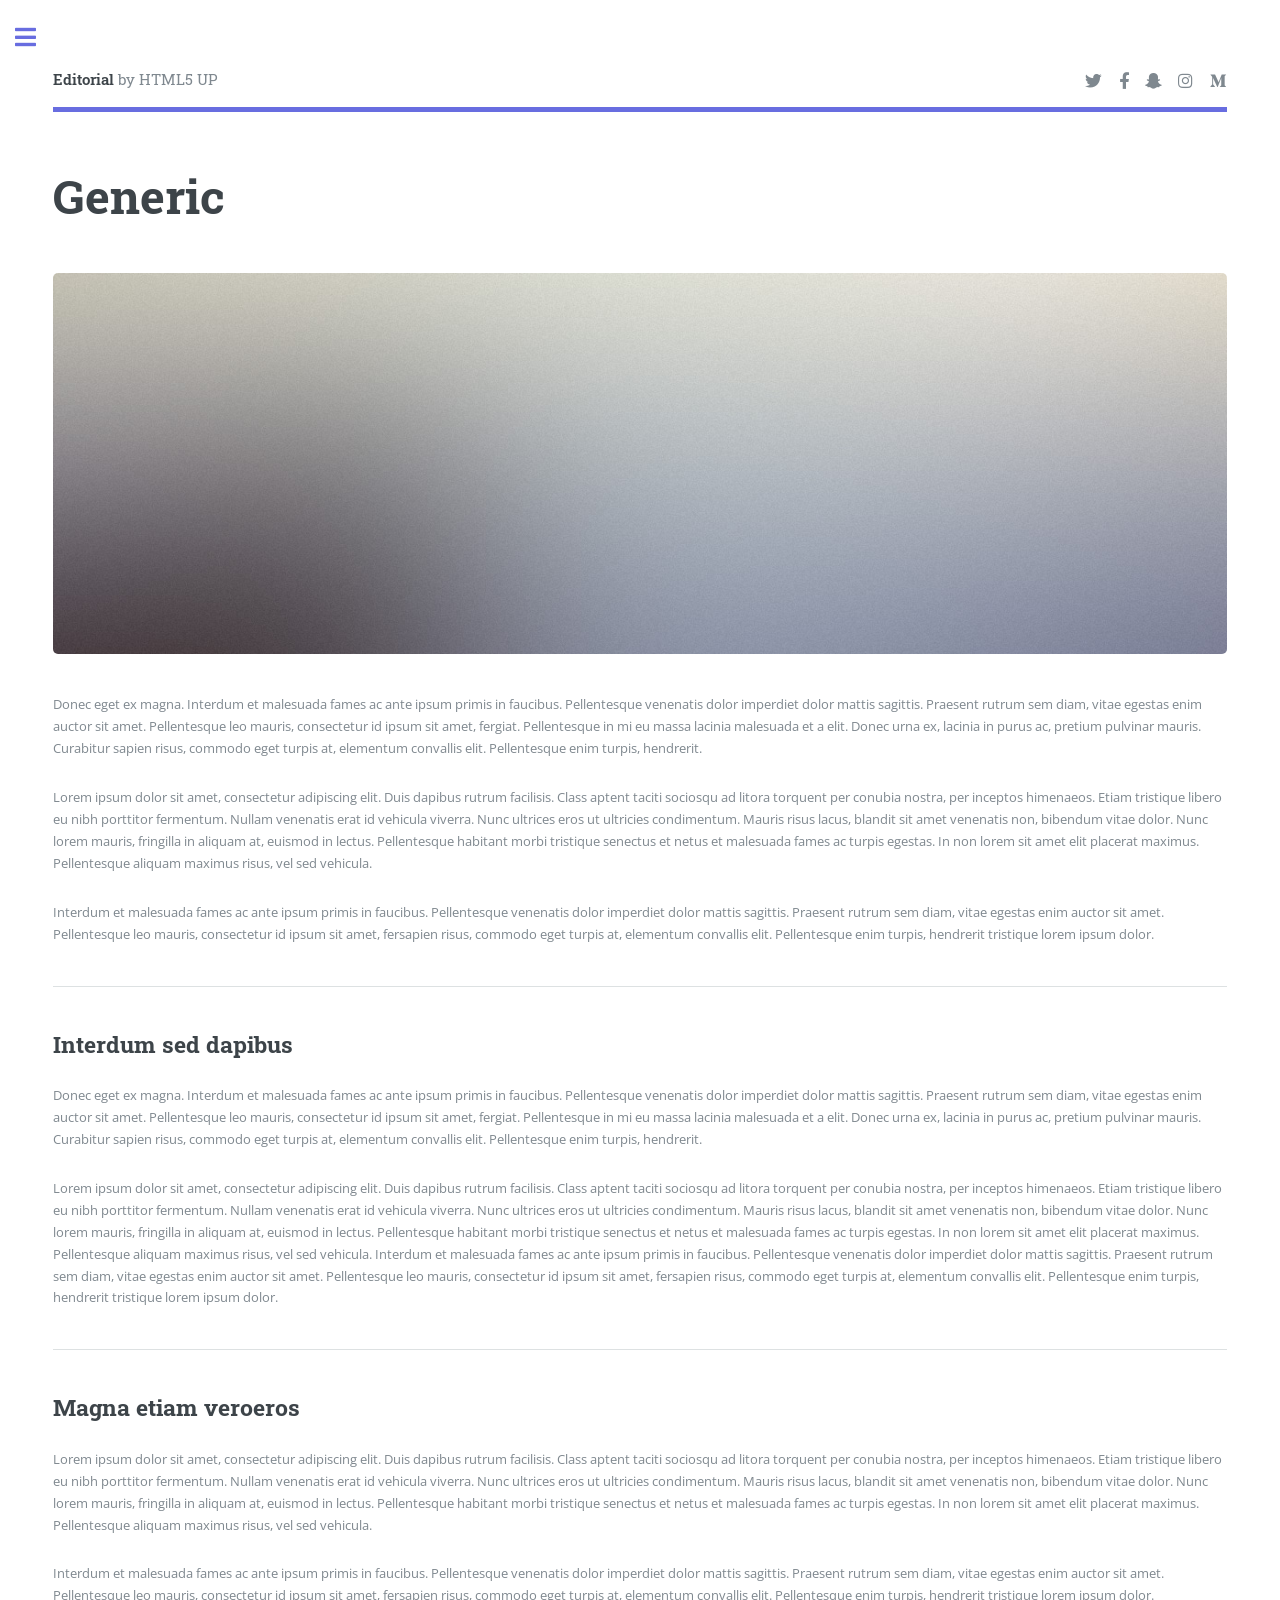
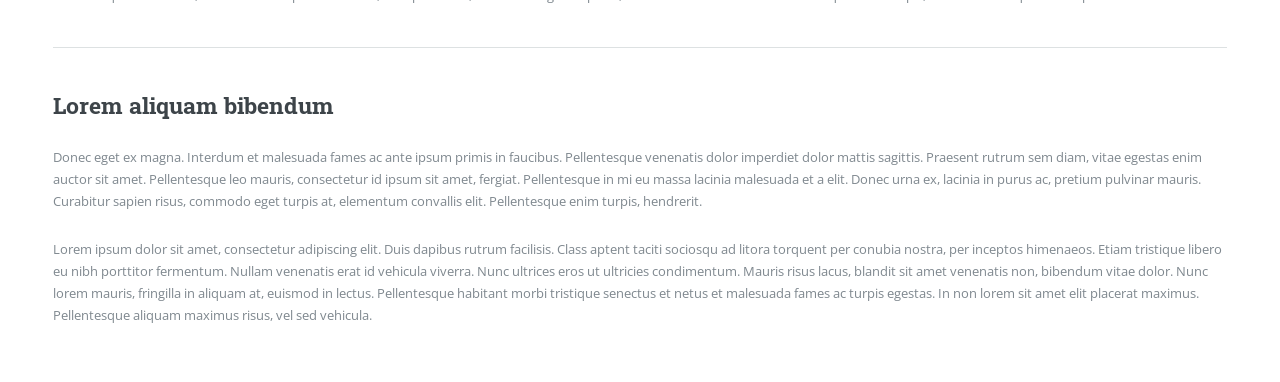
<file: generic copy.html>
<!DOCTYPE HTML>
<!--
	Editorial by HTML5 UP
	html5up.net | @ajlkn
	Free for personal and commercial use under the CCA 3.0 license (html5up.net/license)
-->
<html>
	<head>
		<title>Generic - Editorial by HTML5 UP</title>
		<meta charset="utf-8" />
		<meta name="viewport" content="width=device-width, initial-scale=1, user-scalable=no" />
		<link rel="stylesheet" href="assets/css/main.css" />
	</head>
	<body class="is-preload">

		<!-- Wrapper -->
			<div id="wrapper">

				<!-- Main -->
					<div id="main">
						<div class="inner">

							<!-- Header -->
								<header id="header">
									<a href="index.html" class="logo"><strong>Editorial</strong> by HTML5 UP</a>
									<ul class="icons">
										<li><a href="#" class="icon brands fa-twitter"><span class="label">Twitter</span></a></li>
										<li><a href="#" class="icon brands fa-facebook-f"><span class="label">Facebook</span></a></li>
										<li><a href="#" class="icon brands fa-snapchat-ghost"><span class="label">Snapchat</span></a></li>
										<li><a href="#" class="icon brands fa-instagram"><span class="label">Instagram</span></a></li>
										<li><a href="#" class="icon brands fa-medium-m"><span class="label">Medium</span></a></li>
									</ul>
								</header>

							<!-- Content -->
								<section>
									<header class="main">
										<h1>Generic</h1>
									</header>

									<span class="image main"><img src="images/pic11.jpg" alt="" /></span>

									<p>Donec eget ex magna. Interdum et malesuada fames ac ante ipsum primis in faucibus. Pellentesque venenatis dolor imperdiet dolor mattis sagittis. Praesent rutrum sem diam, vitae egestas enim auctor sit amet. Pellentesque leo mauris, consectetur id ipsum sit amet, fergiat. Pellentesque in mi eu massa lacinia malesuada et a elit. Donec urna ex, lacinia in purus ac, pretium pulvinar mauris. Curabitur sapien risus, commodo eget turpis at, elementum convallis elit. Pellentesque enim turpis, hendrerit.</p>
									<p>Lorem ipsum dolor sit amet, consectetur adipiscing elit. Duis dapibus rutrum facilisis. Class aptent taciti sociosqu ad litora torquent per conubia nostra, per inceptos himenaeos. Etiam tristique libero eu nibh porttitor fermentum. Nullam venenatis erat id vehicula viverra. Nunc ultrices eros ut ultricies condimentum. Mauris risus lacus, blandit sit amet venenatis non, bibendum vitae dolor. Nunc lorem mauris, fringilla in aliquam at, euismod in lectus. Pellentesque habitant morbi tristique senectus et netus et malesuada fames ac turpis egestas. In non lorem sit amet elit placerat maximus. Pellentesque aliquam maximus risus, vel sed vehicula.</p>
									<p>Interdum et malesuada fames ac ante ipsum primis in faucibus. Pellentesque venenatis dolor imperdiet dolor mattis sagittis. Praesent rutrum sem diam, vitae egestas enim auctor sit amet. Pellentesque leo mauris, consectetur id ipsum sit amet, fersapien risus, commodo eget turpis at, elementum convallis elit. Pellentesque enim turpis, hendrerit tristique lorem ipsum dolor.</p>

									<hr class="major" />

									<h2>Interdum sed dapibus</h2>
									<p>Donec eget ex magna. Interdum et malesuada fames ac ante ipsum primis in faucibus. Pellentesque venenatis dolor imperdiet dolor mattis sagittis. Praesent rutrum sem diam, vitae egestas enim auctor sit amet. Pellentesque leo mauris, consectetur id ipsum sit amet, fergiat. Pellentesque in mi eu massa lacinia malesuada et a elit. Donec urna ex, lacinia in purus ac, pretium pulvinar mauris. Curabitur sapien risus, commodo eget turpis at, elementum convallis elit. Pellentesque enim turpis, hendrerit.</p>
									<p>Lorem ipsum dolor sit amet, consectetur adipiscing elit. Duis dapibus rutrum facilisis. Class aptent taciti sociosqu ad litora torquent per conubia nostra, per inceptos himenaeos. Etiam tristique libero eu nibh porttitor fermentum. Nullam venenatis erat id vehicula viverra. Nunc ultrices eros ut ultricies condimentum. Mauris risus lacus, blandit sit amet venenatis non, bibendum vitae dolor. Nunc lorem mauris, fringilla in aliquam at, euismod in lectus. Pellentesque habitant morbi tristique senectus et netus et malesuada fames ac turpis egestas. In non lorem sit amet elit placerat maximus. Pellentesque aliquam maximus risus, vel sed vehicula. Interdum et malesuada fames ac ante ipsum primis in faucibus. Pellentesque venenatis dolor imperdiet dolor mattis sagittis. Praesent rutrum sem diam, vitae egestas enim auctor sit amet. Pellentesque leo mauris, consectetur id ipsum sit amet, fersapien risus, commodo eget turpis at, elementum convallis elit. Pellentesque enim turpis, hendrerit tristique lorem ipsum dolor.</p>

									<hr class="major" />

									<h2>Magna etiam veroeros</h2>
									<p>Lorem ipsum dolor sit amet, consectetur adipiscing elit. Duis dapibus rutrum facilisis. Class aptent taciti sociosqu ad litora torquent per conubia nostra, per inceptos himenaeos. Etiam tristique libero eu nibh porttitor fermentum. Nullam venenatis erat id vehicula viverra. Nunc ultrices eros ut ultricies condimentum. Mauris risus lacus, blandit sit amet venenatis non, bibendum vitae dolor. Nunc lorem mauris, fringilla in aliquam at, euismod in lectus. Pellentesque habitant morbi tristique senectus et netus et malesuada fames ac turpis egestas. In non lorem sit amet elit placerat maximus. Pellentesque aliquam maximus risus, vel sed vehicula.</p>
									<p>Interdum et malesuada fames ac ante ipsum primis in faucibus. Pellentesque venenatis dolor imperdiet dolor mattis sagittis. Praesent rutrum sem diam, vitae egestas enim auctor sit amet. Pellentesque leo mauris, consectetur id ipsum sit amet, fersapien risus, commodo eget turpis at, elementum convallis elit. Pellentesque enim turpis, hendrerit tristique lorem ipsum dolor.</p>

									<hr class="major" />

									<h2>Lorem aliquam bibendum</h2>
									<p>Donec eget ex magna. Interdum et malesuada fames ac ante ipsum primis in faucibus. Pellentesque venenatis dolor imperdiet dolor mattis sagittis. Praesent rutrum sem diam, vitae egestas enim auctor sit amet. Pellentesque leo mauris, consectetur id ipsum sit amet, fergiat. Pellentesque in mi eu massa lacinia malesuada et a elit. Donec urna ex, lacinia in purus ac, pretium pulvinar mauris. Curabitur sapien risus, commodo eget turpis at, elementum convallis elit. Pellentesque enim turpis, hendrerit.</p>
									<p>Lorem ipsum dolor sit amet, consectetur adipiscing elit. Duis dapibus rutrum facilisis. Class aptent taciti sociosqu ad litora torquent per conubia nostra, per inceptos himenaeos. Etiam tristique libero eu nibh porttitor fermentum. Nullam venenatis erat id vehicula viverra. Nunc ultrices eros ut ultricies condimentum. Mauris risus lacus, blandit sit amet venenatis non, bibendum vitae dolor. Nunc lorem mauris, fringilla in aliquam at, euismod in lectus. Pellentesque habitant morbi tristique senectus et netus et malesuada fames ac turpis egestas. In non lorem sit amet elit placerat maximus. Pellentesque aliquam maximus risus, vel sed vehicula.</p>

								</section>

						</div>
					</div>

				<!-- Sidebar -->
					<div id="sidebar">
						<div class="inner">

							<!-- Search -->
								<section id="search" class="alt">
									<form method="post" action="#">
										<input type="text" name="query" id="query" placeholder="Search" />
									</form>
								</section>

							<!-- Menu -->
								<nav id="menu">
									<header class="major">
										<h2>Menu</h2>
									</header>
									<ul>
										<li><a href="index.html">Homepage</a></li>
										<li><a href="generic.html">Generic</a></li>
										<li><a href="elements.html">Elements</a></li>
										<li>
											<span class="opener">Submenu</span>
											<ul>
												<li><a href="#">Lorem Dolor</a></li>
												<li><a href="#">Ipsum Adipiscing</a></li>
												<li><a href="#">Tempus Magna</a></li>
												<li><a href="#">Feugiat Veroeros</a></li>
											</ul>
										</li>
										<li><a href="#">Etiam Dolore</a></li>
										<li><a href="#">Adipiscing</a></li>
										<li>
											<span class="opener">Another Submenu</span>
											<ul>
												<li><a href="#">Lorem Dolor</a></li>
												<li><a href="#">Ipsum Adipiscing</a></li>
												<li><a href="#">Tempus Magna</a></li>
												<li><a href="#">Feugiat Veroeros</a></li>
											</ul>
										</li>
										<li><a href="#">Maximus Erat</a></li>
										<li><a href="#">Sapien Mauris</a></li>
										<li><a href="#">Amet Lacinia</a></li>
									</ul>
								</nav>

							<!-- Section -->
								<section>
									<header class="major">
										<h2>Ante interdum</h2>
									</header>
									<div class="mini-posts">
										<article>
											<a href="#" class="image"><img src="images/pic07.jpg" alt="" /></a>
											<p>Aenean ornare velit lacus, ac varius enim lorem ullamcorper dolore aliquam.</p>
										</article>
										<article>
											<a href="#" class="image"><img src="images/pic08.jpg" alt="" /></a>
											<p>Aenean ornare velit lacus, ac varius enim lorem ullamcorper dolore aliquam.</p>
										</article>
										<article>
											<a href="#" class="image"><img src="images/pic09.jpg" alt="" /></a>
											<p>Aenean ornare velit lacus, ac varius enim lorem ullamcorper dolore aliquam.</p>
										</article>
									</div>
									<ul class="actions">
										<li><a href="#" class="button">More</a></li>
									</ul>
								</section>

							<!-- Section -->
								<section>
									<header class="major">
										<h2>Get in touch</h2>
									</header>
									<p>Sed varius enim lorem ullamcorper dolore aliquam aenean ornare velit lacus, ac varius enim lorem ullamcorper dolore. Proin sed aliquam facilisis ante interdum. Sed nulla amet lorem feugiat tempus aliquam.</p>
									<ul class="contact">
										<li class="icon solid fa-envelope"><a href="#">information@untitled.tld</a></li>
										<li class="icon solid fa-phone">(000) 000-0000</li>
										<li class="icon solid fa-home">1234 Somewhere Road #8254<br />
										Nashville, TN 00000-0000</li>
									</ul>
								</section>

							<!-- Footer -->
								<footer id="footer">
									<p class="copyright">&copy; Untitled. All rights reserved. Demo Images: <a href="https://unsplash.com">Unsplash</a>. Design: <a href="https://html5up.net">HTML5 UP</a>.</p>
								</footer>

						</div>
					</div>

			</div>

		<!-- Scripts -->
			<script src="assets/js/jquery.min.js"></script>
			<script src="assets/js/browser.min.js"></script>
			<script src="assets/js/breakpoints.min.js"></script>
			<script src="assets/js/util.js"></script>
			<script src="assets/js/main.js"></script>

	</body>
</html>
</file>
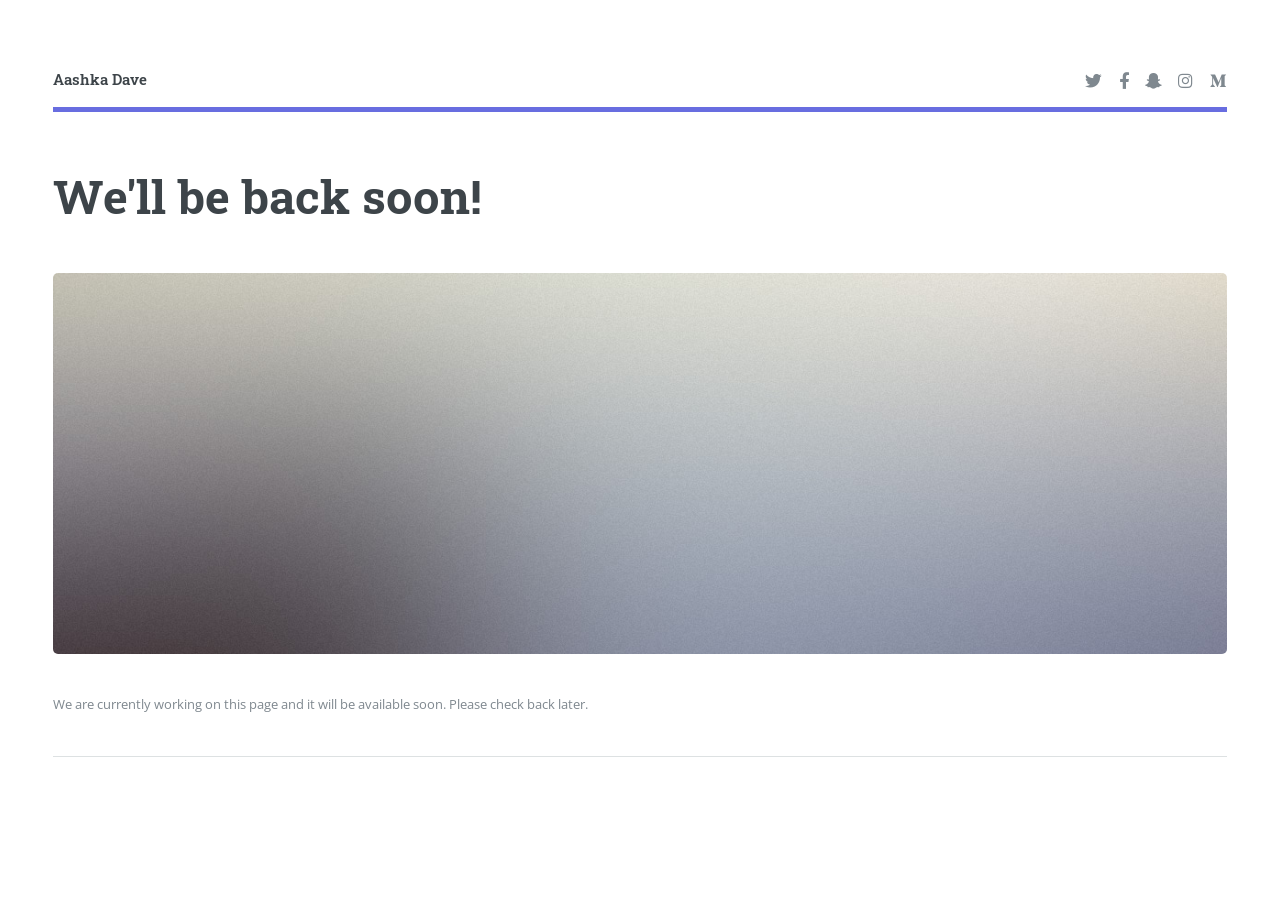
<file: generic.html>
<!DOCTYPE HTML>
<!--
	Editorial by HTML5 UP
	html5up.net | @ajlkn
	Free for personal and commercial use under the CCA 3.0 license (html5up.net/license)
-->
<html>
	<head>
		<title>Aashka Dave</title>
		<meta charset="utf-8" />
		<meta name="viewport" content="width=device-width, initial-scale=1, user-scalable=no" />
		<link rel="stylesheet" href="assets/css/main.css" />
	</head>
	<body class="is-preload">

		<!-- Wrapper -->
			<div id="wrapper">

				<!-- Main -->
					<div id="main">
						<div class="inner">

							<!-- Header -->
								<header id="header">
									<a href="index.html" class="logo"><strong>Aashka Dave</strong></a>
									<ul class="icons">
										<li><a href="#" class="icon brands fa-twitter"><span class="label">Twitter</span></a></li>
										<li><a href="#" class="icon brands fa-facebook-f"><span class="label">Facebook</span></a></li>
										<li><a href="#" class="icon brands fa-snapchat-ghost"><span class="label">Snapchat</span></a></li>
										<li><a href="#" class="icon brands fa-instagram"><span class="label">Instagram</span></a></li>
										<li><a href="#" class="icon brands fa-medium-m"><span class="label">Medium</span></a></li>
									</ul>
								</header>

							<!-- Content -->
								<section>
									<header class="main">
										<h1>We'll be back soon!</h1>
									</header>

									<span class="image main"><img src="images/pic11.jpg" alt="" /></span>

									<p>We are currently working on this page and it will be available soon. Please check back later.</p>
									<hr class="major" />

									
								</section>

						</div>
					</div>



			</div>

		<!-- Scripts -->
			<script src="assets/js/jquery.min.js"></script>
			<script src="assets/js/browser.min.js"></script>
			<script src="assets/js/breakpoints.min.js"></script>
			<script src="assets/js/util.js"></script>
			<script src="assets/js/main.js"></script>

	</body>
</html>
</file>
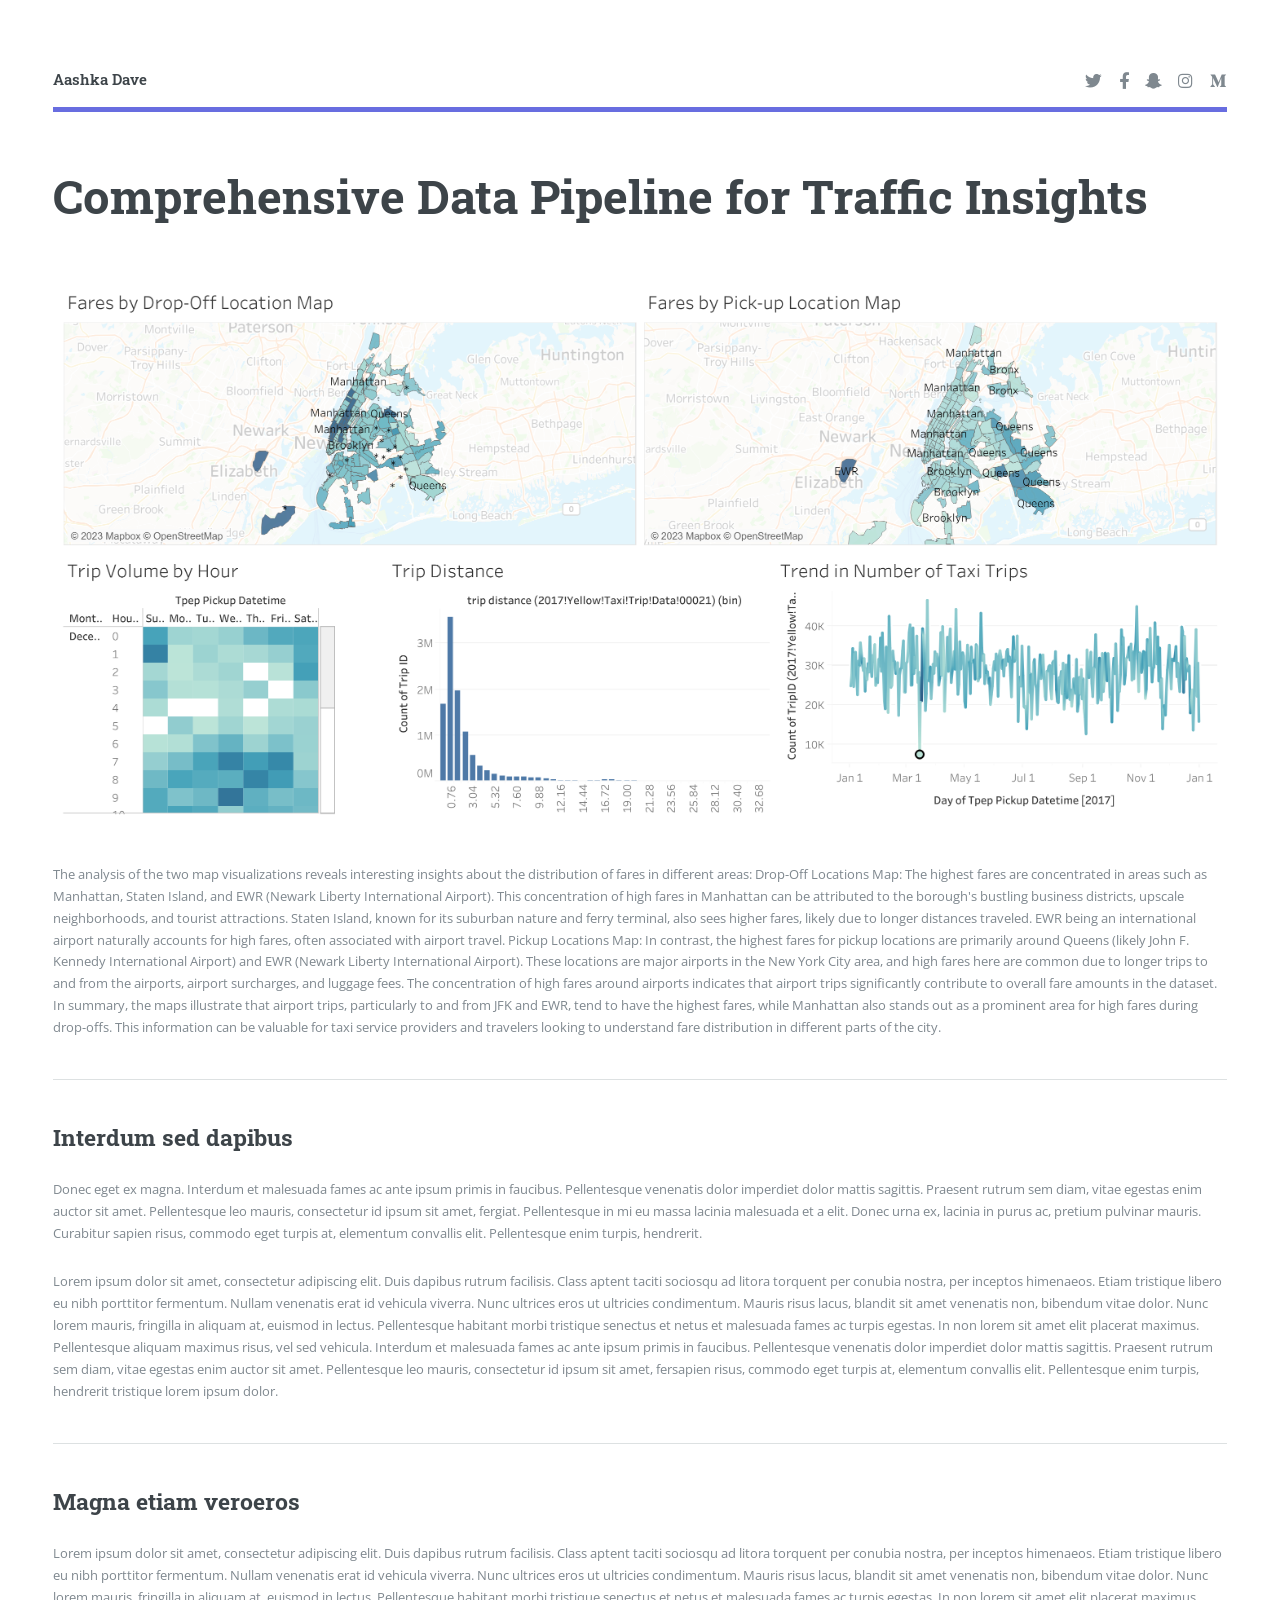
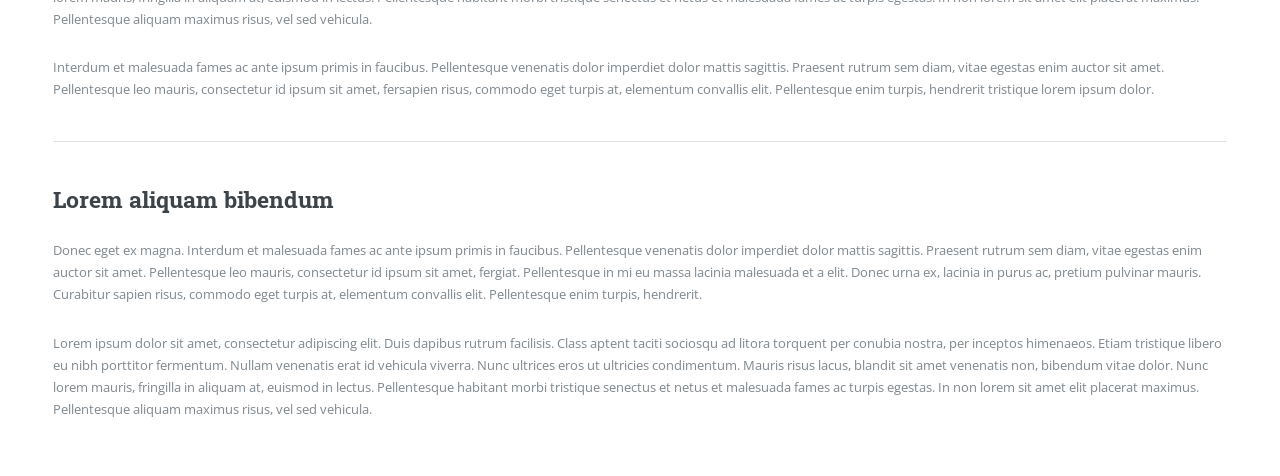
<file: tlc.html>
<!DOCTYPE HTML>
<!--
	Editorial by HTML5 UP
	html5up.net | @ajlkn
	Free for personal and commercial use under the CCA 3.0 license (html5up.net/license)
-->
<html>
	<head>
		<title>Aashka Dave</title>
		<meta charset="utf-8" />
		<meta name="viewport" content="width=device-width, initial-scale=1, user-scalable=no" />
		<link rel="stylesheet" href="assets/css/main.css" />
	</head>
	<body class="is-preload">

		<!-- Wrapper -->
			<div id="wrapper">

				<!-- Main -->
					<div id="main">
						<div class="inner">

							<!-- Header -->
								<header id="header">
									<a href="index.html" class="logo"><strong>Aashka Dave</strong></a>
									<ul class="icons">
										<li><a href="#" class="icon brands fa-twitter"><span class="label">Twitter</span></a></li>
										<li><a href="#" class="icon brands fa-facebook-f"><span class="label">Facebook</span></a></li>
										<li><a href="#" class="icon brands fa-snapchat-ghost"><span class="label">Snapchat</span></a></li>
										<li><a href="#" class="icon brands fa-instagram"><span class="label">Instagram</span></a></li>
										<li><a href="#" class="icon brands fa-medium-m"><span class="label">Medium</span></a></li>
									</ul>
								</header>

							<!-- Content -->
								<section>
									<header class="main">
										<h1>Comprehensive Data Pipeline for Traffic Insights</h1>
									</header>

									<span class="image main"><img src="images/New york TLC.png" alt="" /></span>

									<p>The analysis of the two map visualizations reveals interesting insights about the distribution of fares in different areas:

										Drop-Off Locations Map: The highest fares are concentrated in areas such as Manhattan, Staten Island, and EWR (Newark Liberty International Airport). This concentration of high fares in Manhattan can be attributed to the borough's bustling business districts, upscale neighborhoods, and tourist attractions. Staten Island, known for its suburban nature and ferry terminal, also sees higher fares, likely due to longer distances traveled. EWR being an international airport naturally accounts for high fares, often associated with airport travel.
										
										Pickup Locations Map: In contrast, the highest fares for pickup locations are primarily around Queens (likely John F. Kennedy International Airport) and EWR (Newark Liberty International Airport). These locations are major airports in the New York City area, and high fares here are common due to longer trips to and from the airports, airport surcharges, and luggage fees. The concentration of high fares around airports indicates that airport trips significantly contribute to overall fare amounts in the dataset.
										
										In summary, the maps illustrate that airport trips, particularly to and from JFK and EWR, tend to have the highest fares, while Manhattan also stands out as a prominent area for high fares during drop-offs. This information can be valuable for taxi service providers and travelers looking to understand fare distribution in different parts of the city. </p>

									<hr class="major" />

									<h2>Interdum sed dapibus</h2>
									<p>Donec eget ex magna. Interdum et malesuada fames ac ante ipsum primis in faucibus. Pellentesque venenatis dolor imperdiet dolor mattis sagittis. Praesent rutrum sem diam, vitae egestas enim auctor sit amet. Pellentesque leo mauris, consectetur id ipsum sit amet, fergiat. Pellentesque in mi eu massa lacinia malesuada et a elit. Donec urna ex, lacinia in purus ac, pretium pulvinar mauris. Curabitur sapien risus, commodo eget turpis at, elementum convallis elit. Pellentesque enim turpis, hendrerit.</p>
									<p>Lorem ipsum dolor sit amet, consectetur adipiscing elit. Duis dapibus rutrum facilisis. Class aptent taciti sociosqu ad litora torquent per conubia nostra, per inceptos himenaeos. Etiam tristique libero eu nibh porttitor fermentum. Nullam venenatis erat id vehicula viverra. Nunc ultrices eros ut ultricies condimentum. Mauris risus lacus, blandit sit amet venenatis non, bibendum vitae dolor. Nunc lorem mauris, fringilla in aliquam at, euismod in lectus. Pellentesque habitant morbi tristique senectus et netus et malesuada fames ac turpis egestas. In non lorem sit amet elit placerat maximus. Pellentesque aliquam maximus risus, vel sed vehicula. Interdum et malesuada fames ac ante ipsum primis in faucibus. Pellentesque venenatis dolor imperdiet dolor mattis sagittis. Praesent rutrum sem diam, vitae egestas enim auctor sit amet. Pellentesque leo mauris, consectetur id ipsum sit amet, fersapien risus, commodo eget turpis at, elementum convallis elit. Pellentesque enim turpis, hendrerit tristique lorem ipsum dolor.</p>

									<hr class="major" />

									<h2>Magna etiam veroeros</h2>
									<p>Lorem ipsum dolor sit amet, consectetur adipiscing elit. Duis dapibus rutrum facilisis. Class aptent taciti sociosqu ad litora torquent per conubia nostra, per inceptos himenaeos. Etiam tristique libero eu nibh porttitor fermentum. Nullam venenatis erat id vehicula viverra. Nunc ultrices eros ut ultricies condimentum. Mauris risus lacus, blandit sit amet venenatis non, bibendum vitae dolor. Nunc lorem mauris, fringilla in aliquam at, euismod in lectus. Pellentesque habitant morbi tristique senectus et netus et malesuada fames ac turpis egestas. In non lorem sit amet elit placerat maximus. Pellentesque aliquam maximus risus, vel sed vehicula.</p>
									<p>Interdum et malesuada fames ac ante ipsum primis in faucibus. Pellentesque venenatis dolor imperdiet dolor mattis sagittis. Praesent rutrum sem diam, vitae egestas enim auctor sit amet. Pellentesque leo mauris, consectetur id ipsum sit amet, fersapien risus, commodo eget turpis at, elementum convallis elit. Pellentesque enim turpis, hendrerit tristique lorem ipsum dolor.</p>

									<hr class="major" />

									<h2>Lorem aliquam bibendum</h2>
									<p>Donec eget ex magna. Interdum et malesuada fames ac ante ipsum primis in faucibus. Pellentesque venenatis dolor imperdiet dolor mattis sagittis. Praesent rutrum sem diam, vitae egestas enim auctor sit amet. Pellentesque leo mauris, consectetur id ipsum sit amet, fergiat. Pellentesque in mi eu massa lacinia malesuada et a elit. Donec urna ex, lacinia in purus ac, pretium pulvinar mauris. Curabitur sapien risus, commodo eget turpis at, elementum convallis elit. Pellentesque enim turpis, hendrerit.</p>
									<p>Lorem ipsum dolor sit amet, consectetur adipiscing elit. Duis dapibus rutrum facilisis. Class aptent taciti sociosqu ad litora torquent per conubia nostra, per inceptos himenaeos. Etiam tristique libero eu nibh porttitor fermentum. Nullam venenatis erat id vehicula viverra. Nunc ultrices eros ut ultricies condimentum. Mauris risus lacus, blandit sit amet venenatis non, bibendum vitae dolor. Nunc lorem mauris, fringilla in aliquam at, euismod in lectus. Pellentesque habitant morbi tristique senectus et netus et malesuada fames ac turpis egestas. In non lorem sit amet elit placerat maximus. Pellentesque aliquam maximus risus, vel sed vehicula.</p>

								</section>

						</div>
					</div>



			</div>

		<!-- Scripts -->
			<script src="assets/js/jquery.min.js"></script>
			<script src="assets/js/browser.min.js"></script>
			<script src="assets/js/breakpoints.min.js"></script>
			<script src="assets/js/util.js"></script>
			<script src="assets/js/main.js"></script>

	</body>
</html>
</file>
<file: plugins/themify-icons/themify-icons.css>
@font-face{font-family:themify;src:url(fonts/themify.eot?-fvbane);src:url(fonts/themify.eot?#iefix-fvbane) format('embedded-opentype'),url(fonts/themify.woff?-fvbane) format('woff'),url(fonts/themify.ttf?-fvbane) format('truetype'),url(fonts/themify.svg?-fvbane#themify) format('svg');font-weight:400;font-style:normal}[class*=" ti-"],[class^=ti-]{font-family:themify;speak:none;font-style:normal;font-weight:400;font-variant:normal;text-transform:none;line-height:1;-webkit-font-smoothing:antialiased;-moz-osx-font-smoothing:grayscale}.ti-wand:before{content:"\e600"}.ti-volume:before{content:"\e601"}.ti-user:before{content:"\e602"}.ti-unlock:before{content:"\e603"}.ti-unlink:before{content:"\e604"}.ti-trash:before{content:"\e605"}.ti-thought:before{content:"\e606"}.ti-target:before{content:"\e607"}.ti-tag:before{content:"\e608"}.ti-tablet:before{content:"\e609"}.ti-star:before{content:"\e60a"}.ti-spray:before{content:"\e60b"}.ti-signal:before{content:"\e60c"}.ti-shopping-cart:before{content:"\e60d"}.ti-shopping-cart-full:before{content:"\e60e"}.ti-settings:before{content:"\e60f"}.ti-search:before{content:"\e610"}.ti-zoom-in:before{content:"\e611"}.ti-zoom-out:before{content:"\e612"}.ti-cut:before{content:"\e613"}.ti-ruler:before{content:"\e614"}.ti-ruler-pencil:before{content:"\e615"}.ti-ruler-alt:before{content:"\e616"}.ti-bookmark:before{content:"\e617"}.ti-bookmark-alt:before{content:"\e618"}.ti-reload:before{content:"\e619"}.ti-plus:before{content:"\e61a"}.ti-pin:before{content:"\e61b"}.ti-pencil:before{content:"\e61c"}.ti-pencil-alt:before{content:"\e61d"}.ti-paint-roller:before{content:"\e61e"}.ti-paint-bucket:before{content:"\e61f"}.ti-na:before{content:"\e620"}.ti-mobile:before{content:"\e621"}.ti-minus:before{content:"\e622"}.ti-medall:before{content:"\e623"}.ti-medall-alt:before{content:"\e624"}.ti-marker:before{content:"\e625"}.ti-marker-alt:before{content:"\e626"}.ti-arrow-up:before{content:"\e627"}.ti-arrow-right:before{content:"\e628"}.ti-arrow-left:before{content:"\e629"}.ti-arrow-down:before{content:"\e62a"}.ti-lock:before{content:"\e62b"}.ti-location-arrow:before{content:"\e62c"}.ti-link:before{content:"\e62d"}.ti-layout:before{content:"\e62e"}.ti-layers:before{content:"\e62f"}.ti-layers-alt:before{content:"\e630"}.ti-key:before{content:"\e631"}.ti-import:before{content:"\e632"}.ti-image:before{content:"\e633"}.ti-heart:before{content:"\e634"}.ti-heart-broken:before{content:"\e635"}.ti-hand-stop:before{content:"\e636"}.ti-hand-open:before{content:"\e637"}.ti-hand-drag:before{content:"\e638"}.ti-folder:before{content:"\e639"}.ti-flag:before{content:"\e63a"}.ti-flag-alt:before{content:"\e63b"}.ti-flag-alt-2:before{content:"\e63c"}.ti-eye:before{content:"\e63d"}.ti-export:before{content:"\e63e"}.ti-exchange-vertical:before{content:"\e63f"}.ti-desktop:before{content:"\e640"}.ti-cup:before{content:"\e641"}.ti-crown:before{content:"\e642"}.ti-comments:before{content:"\e643"}.ti-comment:before{content:"\e644"}.ti-comment-alt:before{content:"\e645"}.ti-close:before{content:"\e646"}.ti-clip:before{content:"\e647"}.ti-angle-up:before{content:"\e648"}.ti-angle-right:before{content:"\e649"}.ti-angle-left:before{content:"\e64a"}.ti-angle-down:before{content:"\e64b"}.ti-check:before{content:"\e64c"}.ti-check-box:before{content:"\e64d"}.ti-camera:before{content:"\e64e"}.ti-announcement:before{content:"\e64f"}.ti-brush:before{content:"\e650"}.ti-briefcase:before{content:"\e651"}.ti-bolt:before{content:"\e652"}.ti-bolt-alt:before{content:"\e653"}.ti-blackboard:before{content:"\e654"}.ti-bag:before{content:"\e655"}.ti-move:before{content:"\e656"}.ti-arrows-vertical:before{content:"\e657"}.ti-arrows-horizontal:before{content:"\e658"}.ti-fullscreen:before{content:"\e659"}.ti-arrow-top-right:before{content:"\e65a"}.ti-arrow-top-left:before{content:"\e65b"}.ti-arrow-circle-up:before{content:"\e65c"}.ti-arrow-circle-right:before{content:"\e65d"}.ti-arrow-circle-left:before{content:"\e65e"}.ti-arrow-circle-down:before{content:"\e65f"}.ti-angle-double-up:before{content:"\e660"}.ti-angle-double-right:before{content:"\e661"}.ti-angle-double-left:before{content:"\e662"}.ti-angle-double-down:before{content:"\e663"}.ti-zip:before{content:"\e664"}.ti-world:before{content:"\e665"}.ti-wheelchair:before{content:"\e666"}.ti-view-list:before{content:"\e667"}.ti-view-list-alt:before{content:"\e668"}.ti-view-grid:before{content:"\e669"}.ti-uppercase:before{content:"\e66a"}.ti-upload:before{content:"\e66b"}.ti-underline:before{content:"\e66c"}.ti-truck:before{content:"\e66d"}.ti-timer:before{content:"\e66e"}.ti-ticket:before{content:"\e66f"}.ti-thumb-up:before{content:"\e670"}.ti-thumb-down:before{content:"\e671"}.ti-text:before{content:"\e672"}.ti-stats-up:before{content:"\e673"}.ti-stats-down:before{content:"\e674"}.ti-split-v:before{content:"\e675"}.ti-split-h:before{content:"\e676"}.ti-smallcap:before{content:"\e677"}.ti-shine:before{content:"\e678"}.ti-shift-right:before{content:"\e679"}.ti-shift-left:before{content:"\e67a"}.ti-shield:before{content:"\e67b"}.ti-notepad:before{content:"\e67c"}.ti-server:before{content:"\e67d"}.ti-quote-right:before{content:"\e67e"}.ti-quote-left:before{content:"\e67f"}.ti-pulse:before{content:"\e680"}.ti-printer:before{content:"\e681"}.ti-power-off:before{content:"\e682"}.ti-plug:before{content:"\e683"}.ti-pie-chart:before{content:"\e684"}.ti-paragraph:before{content:"\e685"}.ti-panel:before{content:"\e686"}.ti-package:before{content:"\e687"}.ti-music:before{content:"\e688"}.ti-music-alt:before{content:"\e689"}.ti-mouse:before{content:"\e68a"}.ti-mouse-alt:before{content:"\e68b"}.ti-money:before{content:"\e68c"}.ti-microphone:before{content:"\e68d"}.ti-menu:before{content:"\e68e"}.ti-menu-alt:before{content:"\e68f"}.ti-map:before{content:"\e690"}.ti-map-alt:before{content:"\e691"}.ti-loop:before{content:"\e692"}.ti-location-pin:before{content:"\e693"}.ti-list:before{content:"\e694"}.ti-light-bulb:before{content:"\e695"}.ti-Italic:before{content:"\e696"}.ti-info:before{content:"\e697"}.ti-infinite:before{content:"\e698"}.ti-id-badge:before{content:"\e699"}.ti-hummer:before{content:"\e69a"}.ti-home:before{content:"\e69b"}.ti-help:before{content:"\e69c"}.ti-headphone:before{content:"\e69d"}.ti-harddrives:before{content:"\e69e"}.ti-harddrive:before{content:"\e69f"}.ti-gift:before{content:"\e6a0"}.ti-game:before{content:"\e6a1"}.ti-filter:before{content:"\e6a2"}.ti-files:before{content:"\e6a3"}.ti-file:before{content:"\e6a4"}.ti-eraser:before{content:"\e6a5"}.ti-envelope:before{content:"\e6a6"}.ti-download:before{content:"\e6a7"}.ti-direction:before{content:"\e6a8"}.ti-direction-alt:before{content:"\e6a9"}.ti-dashboard:before{content:"\e6aa"}.ti-control-stop:before{content:"\e6ab"}.ti-control-shuffle:before{content:"\e6ac"}.ti-control-play:before{content:"\e6ad"}.ti-control-pause:before{content:"\e6ae"}.ti-control-forward:before{content:"\e6af"}.ti-control-backward:before{content:"\e6b0"}.ti-cloud:before{content:"\e6b1"}.ti-cloud-up:before{content:"\e6b2"}.ti-cloud-down:before{content:"\e6b3"}.ti-clipboard:before{content:"\e6b4"}.ti-car:before{content:"\e6b5"}.ti-calendar:before{content:"\e6b6"}.ti-book:before{content:"\e6b7"}.ti-bell:before{content:"\e6b8"}.ti-basketball:before{content:"\e6b9"}.ti-bar-chart:before{content:"\e6ba"}.ti-bar-chart-alt:before{content:"\e6bb"}.ti-back-right:before{content:"\e6bc"}.ti-back-left:before{content:"\e6bd"}.ti-arrows-corner:before{content:"\e6be"}.ti-archive:before{content:"\e6bf"}.ti-anchor:before{content:"\e6c0"}.ti-align-right:before{content:"\e6c1"}.ti-align-left:before{content:"\e6c2"}.ti-align-justify:before{content:"\e6c3"}.ti-align-center:before{content:"\e6c4"}.ti-alert:before{content:"\e6c5"}.ti-alarm-clock:before{content:"\e6c6"}.ti-agenda:before{content:"\e6c7"}.ti-write:before{content:"\e6c8"}.ti-window:before{content:"\e6c9"}.ti-widgetized:before{content:"\e6ca"}.ti-widget:before{content:"\e6cb"}.ti-widget-alt:before{content:"\e6cc"}.ti-wallet:before{content:"\e6cd"}.ti-video-clapper:before{content:"\e6ce"}.ti-video-camera:before{content:"\e6cf"}.ti-vector:before{content:"\e6d0"}.ti-themify-logo:before{content:"\e6d1"}.ti-themify-favicon:before{content:"\e6d2"}.ti-themify-favicon-alt:before{content:"\e6d3"}.ti-support:before{content:"\e6d4"}.ti-stamp:before{content:"\e6d5"}.ti-split-v-alt:before{content:"\e6d6"}.ti-slice:before{content:"\e6d7"}.ti-shortcode:before{content:"\e6d8"}.ti-shift-right-alt:before{content:"\e6d9"}.ti-shift-left-alt:before{content:"\e6da"}.ti-ruler-alt-2:before{content:"\e6db"}.ti-receipt:before{content:"\e6dc"}.ti-pin2:before{content:"\e6dd"}.ti-pin-alt:before{content:"\e6de"}.ti-pencil-alt2:before{content:"\e6df"}.ti-palette:before{content:"\e6e0"}.ti-more:before{content:"\e6e1"}.ti-more-alt:before{content:"\e6e2"}.ti-microphone-alt:before{content:"\e6e3"}.ti-magnet:before{content:"\e6e4"}.ti-line-double:before{content:"\e6e5"}.ti-line-dotted:before{content:"\e6e6"}.ti-line-dashed:before{content:"\e6e7"}.ti-layout-width-full:before{content:"\e6e8"}.ti-layout-width-default:before{content:"\e6e9"}.ti-layout-width-default-alt:before{content:"\e6ea"}.ti-layout-tab:before{content:"\e6eb"}.ti-layout-tab-window:before{content:"\e6ec"}.ti-layout-tab-v:before{content:"\e6ed"}.ti-layout-tab-min:before{content:"\e6ee"}.ti-layout-slider:before{content:"\e6ef"}.ti-layout-slider-alt:before{content:"\e6f0"}.ti-layout-sidebar-right:before{content:"\e6f1"}.ti-layout-sidebar-none:before{content:"\e6f2"}.ti-layout-sidebar-left:before{content:"\e6f3"}.ti-layout-placeholder:before{content:"\e6f4"}.ti-layout-menu:before{content:"\e6f5"}.ti-layout-menu-v:before{content:"\e6f6"}.ti-layout-menu-separated:before{content:"\e6f7"}.ti-layout-menu-full:before{content:"\e6f8"}.ti-layout-media-right-alt:before{content:"\e6f9"}.ti-layout-media-right:before{content:"\e6fa"}.ti-layout-media-overlay:before{content:"\e6fb"}.ti-layout-media-overlay-alt:before{content:"\e6fc"}.ti-layout-media-overlay-alt-2:before{content:"\e6fd"}.ti-layout-media-left-alt:before{content:"\e6fe"}.ti-layout-media-left:before{content:"\e6ff"}.ti-layout-media-center-alt:before{content:"\e700"}.ti-layout-media-center:before{content:"\e701"}.ti-layout-list-thumb:before{content:"\e702"}.ti-layout-list-thumb-alt:before{content:"\e703"}.ti-layout-list-post:before{content:"\e704"}.ti-layout-list-large-image:before{content:"\e705"}.ti-layout-line-solid:before{content:"\e706"}.ti-layout-grid4:before{content:"\e707"}.ti-layout-grid3:before{content:"\e708"}.ti-layout-grid2:before{content:"\e709"}.ti-layout-grid2-thumb:before{content:"\e70a"}.ti-layout-cta-right:before{content:"\e70b"}.ti-layout-cta-left:before{content:"\e70c"}.ti-layout-cta-center:before{content:"\e70d"}.ti-layout-cta-btn-right:before{content:"\e70e"}.ti-layout-cta-btn-left:before{content:"\e70f"}.ti-layout-column4:before{content:"\e710"}.ti-layout-column3:before{content:"\e711"}.ti-layout-column2:before{content:"\e712"}.ti-layout-accordion-separated:before{content:"\e713"}.ti-layout-accordion-merged:before{content:"\e714"}.ti-layout-accordion-list:before{content:"\e715"}.ti-ink-pen:before{content:"\e716"}.ti-info-alt:before{content:"\e717"}.ti-help-alt:before{content:"\e718"}.ti-headphone-alt:before{content:"\e719"}.ti-hand-point-up:before{content:"\e71a"}.ti-hand-point-right:before{content:"\e71b"}.ti-hand-point-left:before{content:"\e71c"}.ti-hand-point-down:before{content:"\e71d"}.ti-gallery:before{content:"\e71e"}.ti-face-smile:before{content:"\e71f"}.ti-face-sad:before{content:"\e720"}.ti-credit-card:before{content:"\e721"}.ti-control-skip-forward:before{content:"\e722"}.ti-control-skip-backward:before{content:"\e723"}.ti-control-record:before{content:"\e724"}.ti-control-eject:before{content:"\e725"}.ti-comments-smiley:before{content:"\e726"}.ti-brush-alt:before{content:"\e727"}.ti-youtube:before{content:"\e728"}.ti-vimeo:before{content:"\e729"}.ti-twitter:before{content:"\e72a"}.ti-time:before{content:"\e72b"}.ti-tumblr:before{content:"\e72c"}.ti-skype:before{content:"\e72d"}.ti-share:before{content:"\e72e"}.ti-share-alt:before{content:"\e72f"}.ti-rocket:before{content:"\e730"}.ti-pinterest:before{content:"\e731"}.ti-new-window:before{content:"\e732"}.ti-microsoft:before{content:"\e733"}.ti-list-ol:before{content:"\e734"}.ti-linkedin:before{content:"\e735"}.ti-layout-sidebar-2:before{content:"\e736"}.ti-layout-grid4-alt:before{content:"\e737"}.ti-layout-grid3-alt:before{content:"\e738"}.ti-layout-grid2-alt:before{content:"\e739"}.ti-layout-column4-alt:before{content:"\e73a"}.ti-layout-column3-alt:before{content:"\e73b"}.ti-layout-column2-alt:before{content:"\e73c"}.ti-instagram:before{content:"\e73d"}.ti-google:before{content:"\e73e"}.ti-github:before{content:"\e73f"}.ti-flickr:before{content:"\e740"}.ti-facebook:before{content:"\e741"}.ti-dropbox:before{content:"\e742"}.ti-dribbble:before{content:"\e743"}.ti-apple:before{content:"\e744"}.ti-android:before{content:"\e745"}.ti-save:before{content:"\e746"}.ti-save-alt:before{content:"\e747"}.ti-yahoo:before{content:"\e748"}.ti-wordpress:before{content:"\e749"}.ti-vimeo-alt:before{content:"\e74a"}.ti-twitter-alt:before{content:"\e74b"}.ti-tumblr-alt:before{content:"\e74c"}.ti-trello:before{content:"\e74d"}.ti-stack-overflow:before{content:"\e74e"}.ti-soundcloud:before{content:"\e74f"}.ti-sharethis:before{content:"\e750"}.ti-sharethis-alt:before{content:"\e751"}.ti-reddit:before{content:"\e752"}.ti-pinterest-alt:before{content:"\e753"}.ti-microsoft-alt:before{content:"\e754"}.ti-linux:before{content:"\e755"}.ti-jsfiddle:before{content:"\e756"}.ti-joomla:before{content:"\e757"}.ti-html5:before{content:"\e758"}.ti-flickr-alt:before{content:"\e759"}.ti-email:before{content:"\e75a"}.ti-drupal:before{content:"\e75b"}.ti-dropbox-alt:before{content:"\e75c"}.ti-css3:before{content:"\e75d"}.ti-rss:before{content:"\e75e"}.ti-rss-alt:before{content:"\e75f"}
</file>
<file: css/style.css>
/*!------------------------------------------------------------------
[MAIN STYLESHEET]

PROJECT:	Project Name
VERSION:	Versoin Number
-------------------------------------------------------------------*/
/*------------------------------------------------------------------
[TABLE OF CONTENTS]
-------------------------------------------------------------------*/
/*  typography */
@import url("https://fonts.googleapis.com/css?family=Playfair+Display:400,700|Roboto:300,400,500,700");
@font-face {
  font-family: 'BwNistaInt-xBd';
  src: url("../plugins/fonts/BwNistaInt-xBd.woff") format("woff");
  font-style: normal;
  font-display: swap;
}

body {
  line-height: 1.2;
  font-family: "Roboto", sans-serif;
  -webkit-font-smoothing: antialiased;
  font-size: 15px;
  color: #4c4c4c;
}

p, .paragraph {
  font-weight: 400;
  color: #4c4c4c;
  font-size: 15px;
  line-height: 1.8;
  font-family: "Roboto", sans-serif;
}

p-lg, .paragraph-lg {
  font-size: 22px;
}

h1, h2, h3, h4, h5, h6 {
  color: #000;
  font-family: "Roboto", sans-serif;
  line-height: 1.2;
}

h1, .h1 {
  font-size: 80px;
}

@media (max-width: 991px) {
  h1, .h1 {
    font-size: 65px;
  }
}

h2, .h2 {
  font-size: 60px;
}

@media (max-width: 991px) {
  h2, .h2 {
    font-size: 50px;
  }
}

h3, .h3 {
  font-size: 40px;
}

h4, .h4 {
  font-size: 22px;
}

h5, .h5 {
  font-size: 18px;
}

h6, .h6 {
  font-size: 14px;
}

/* Button style */
.btn {
  font-size: 22px;
  font-family: "Roboto", sans-serif;
  text-transform: capitalize;
  padding: 16px 44px;
  border-radius: 5px;
  font-weight: 600;
  border: 0;
  position: relative;
  z-index: 1;
  transition: .2s ease;
}

.btn:focus {
  outline: 0;
  box-shadow: none !important;
}

.btn:active {
  box-shadow: none;
}

.btn-sm {
  font-size: 15px;
  padding: 10px 30px;
}

.btn-xs {
  padding: 5px 10px;
  font-size: 15px;
}

.btn-primary {
  background: #41228e;
  color: #fff;
}

.btn-primary:active {
  background: #542cb7 !important;
}

.btn-primary:hover {
  background: #542cb7;
}

.btn-primary.focus, .btn-primary.active {
  background: #542cb7 !important;
  box-shadow: none !important;
}

.btn-transparent {
  background: transparent;
  color: #41228e;
  font-weight: bold;
}

.btn-transparent:active, .btn-transparent:hover {
  color: #41228e;
}

body {
  background-color: #fff;
  overflow-x: hidden;
}

::-moz-selection {
  background: #542cb7;
  color: #fff;
}

::selection {
  background: #542cb7;
  color: #fff;
}

/* preloader */
.preloader {
  position: fixed;
  top: 0;
  left: 0;
  right: 0;
  bottom: 0;
  background-color: #fff;
  z-index: 999;
  display: flex;
  align-items: center;
  justify-content: center;
}

ol,
ul {
  list-style-type: none;
  margin: 0px;
}

img {
  vertical-align: middle;
  border: 0;
}

a,
a:hover,
a:focus {
  text-decoration: none;
}

a,
button,
select {
  cursor: pointer;
  transition: .2s ease;
}

a:focus,
button:focus,
select:focus {
  outline: 0;
}

a.text-dark:hover {
  color: #41228e !important;
}

a:hover {
  color: #41228e;
}

.slick-slide {
  outline: 0;
}

.section {
  padding-top: 80px;
  padding-bottom: 80px;
}

.section-title {
  margin-bottom: 80px;
  font-family: "BwNistaInt-xBd";
}

.bg-cover {
  background-size: cover;
  background-position: center center;
  background-repeat: no-repeat;
}

/* overlay */
.overlay {
  position: relative;
}

.overlay::before {
  position: absolute;
  content: '';
  height: 100%;
  width: 100%;
  top: 0;
  left: 0;
  background: #000;
  opacity: .5;
}

.outline-0 {
  outline: 0 !important;
}

.d-unset {
  display: unset !important;
}

.bg-primary {
  background: #41228e !important;
}

.bg-gray {
  background: #eaeaea !important;
}

.text-primary {
  color: #41228e !important;
}

.text-color {
  color: #4c4c4c;
}

.text-dark {
  color: #000 !important;
}

.text-light {
  color: #999999 !important;
}

.mb-10 {
  margin-bottom: 10px !important;
}

.mb-20 {
  margin-bottom: 20px !important;
}

.mb-30 {
  margin-bottom: 30px !important;
}

.mb-40 {
  margin-bottom: 40px !important;
}

.mb-50 {
  margin-bottom: 50px !important;
}

.mb-60 {
  margin-bottom: 60px !important;
}

.mb-70 {
  margin-bottom: 70px !important;
}

.mb-80 {
  margin-bottom: 80px !important;
}

.mb-90 {
  margin-bottom: 90px !important;
}

.mb-100 {
  margin-bottom: 100px !important;
}

.zindex-1 {
  z-index: 1;
}

.rounded-lg {
  border-radius: 15px;
}

.overflow-hidden {
  overflow: hidden;
}

.font-secondary {
  font-family: "Roboto", sans-serif !important;
}

.font-tertiary {
  font-family: "BwNistaInt-xBd" !important;
}

.shadow {
  box-shadow: 0px 18px 39.1px 6.9px rgba(224, 241, 255, 0.34) !important;
}

.bg-dark {
  background-color: #222222 !important;
}

/* icon */
.icon {
  font-size: 45px;
}

.icon-bg {
  height: 100px;
  width: 100px;
  line-height: 100px;
  text-align: center;
}

.icon-light {
  color: #c8d5ef;
}

/* /icon */
/* slick slider */
.slick-dots {
  text-align: center;
  padding-left: 0;
}

.slick-dots li {
  display: inline-block;
  margin: 2px;
}

.slick-dots li.slick-active button {
  background: #fff;
  width: 25px;
}

.slick-dots li button {
  height: 6px;
  width: 12px;
  background: rgba(255, 255, 255, 0.5);
  color: transparent;
  border-radius: 10px;
  overflow: hidden;
  transition: .2s ease;
  border: 0;
}

/* /slick slider */
/* form */
.form-control {
  border: 0;
  border-radius: 0;
  border-bottom: 1px solid #c7c7c7;
  height: 60px;
}

.form-control:focus {
  border-color: #41228e;
  outline: 0;
  box-shadow: none !important;
}

textarea.form-control {
  height: 120px;
}

/* /form */
/* card */
.card {
  border: 0;
}

.card-header {
  border: 0;
}

.card-footer {
  border: 0;
}

/* /card */
.navigation {
  padding: 40px 130px;
  transition: .3s ease;
}

.navigation.nav-bg {
  background-color: #41228e;
  padding: 15px 100px;
}

@media (max-width: 991px) {
  .navigation.nav-bg {
    padding: 15px 20px;
  }
}

@media (max-width: 991px) {
  .navigation {
    padding: 20px;
    background: #41228e;
  }
}

.navbar .nav-item .nav-link {
  font-family: "BwNistaInt-xBd";
  text-transform: uppercase;
  padding: 15px;
}

.navbar .nav-item.active {
  font-weight: bold;
}

.navbar-dark .navbar-nav .nav-link {
  color: #fff;
}

.hero-area {
  background-image: url('/images/illustrations/background.png');
  padding: 300px 0 200px;
  position: relative;
}

@media (max-width: 767px) {
  .hero-area {
    padding: 250px 0 150px;
    overflow: hidden;
  }
}

.hero-area h1 {
  position: relative;
  z-index: 2;
}

.layer {
  position: absolute;
  z-index: 1;
}

#l1 {
  bottom: 0;
  left: 0;
}

#l2 {
  top: 190px;
  left: -250px;
}

#l3 {
  top: 200px;
  left: 40%;
}

#l4 {
  top: 200px;
  right: 40%;
}

#l5 {
  top: 100px;
  right: -150px;
}

#l6 {
  bottom: -20px;
  left: 10%;
}

#l7 {
  bottom: 100px;
  left: 20%;
}

#l8 {
  bottom: 160px;
  right: 45%;
}

#l9 {
  bottom: 100px;
  right: -10px;
}

.layer-bg {
  position: absolute;
  bottom: 0;
  left: 0;
}

/* skills */
.progress-wrapper {
  height: 130px;
  overflow: hidden;
}

.wave {
  position: absolute;
  width: 100%;
  height: 100%;
}

.wave::before, .wave::after {
  content: "";
  position: absolute;
  width: 800px;
  height: 800px;
  bottom: 0;
  left: 50%;
  background-color: rgba(255, 255, 255, 0.4);
  border-radius: 45%;
  -webkit-transform: translateX(-50%) rotate(0);
          transform: translateX(-50%) rotate(0);
  -webkit-animation: rotate 6s linear infinite;
          animation: rotate 6s linear infinite;
  z-index: 10;
}

.wave::after {
  border-radius: 47%;
  background-color: rgba(255, 255, 255, 0.9);
  -webkit-transform: translateX(-50%) rotate(0);
          transform: translateX(-50%) rotate(0);
  -webkit-animation: rotate 10s linear -5s infinite;
          animation: rotate 10s linear -5s infinite;
  z-index: 20;
}

@-webkit-keyframes rotate {
  50% {
    -webkit-transform: translateX(-50%) rotate(180deg);
            transform: translateX(-50%) rotate(180deg);
  }
  100% {
    -webkit-transform: translateX(-50%) rotate(360deg);
            transform: translateX(-50%) rotate(360deg);
  }
}

@keyframes rotate {
  50% {
    -webkit-transform: translateX(-50%) rotate(180deg);
            transform: translateX(-50%) rotate(180deg);
  }
  100% {
    -webkit-transform: translateX(-50%) rotate(360deg);
            transform: translateX(-50%) rotate(360deg);
  }
}

/* /skills */
/* education */
.edu-bg-image {
  position: absolute;
  left: 0;
  top: -300px;
  z-index: -1;
}

/* /education */
/* service */
.hover-bg-primary {
  transition: .3s ease;
}

.hover-bg-primary:hover {
  background: #41228e;
}

.hover-bg-primary:hover * {
  color: #fff;
}

.active-bg-primary {
  transition: .3s ease;
  background: #41228e;
}

.active-bg-primary * {
  color: #fff;
}

.hover-shadow {
  transition: .2s ease;
}

.hover-shadow:hover {
  box-shadow: 0px 18px 40px 8px rgba(224, 241, 255, 0.54) !important;
}

/* /service */
/* portfolio */
.hover-wrapper {
  overflow: hidden;
}

.hover-wrapper img {
  transition: .3s ease;
  -webkit-transform: scale(1.1);
          transform: scale(1.1);
}

.hover-wrapper:hover img {
  -webkit-transform: scale(1);
          transform: scale(1);
}

.hover-wrapper:hover .hover-overlay {
  opacity: 1;
  visibility: visible;
}

.hover-overlay {
  position: absolute;
  height: 100%;
  width: 100%;
  border-radius: inherit;
  top: 0;
  left: 0;
  background: rgba(0, 0, 0, 0.3);
  opacity: 0;
  visibility: hidden;
  transition: .3s ease;
}

.hover-content {
  position: absolute;
  top: 50%;
  -webkit-transform: translateY(-50%);
          transform: translateY(-50%);
  left: 0;
  right: 0;
  text-align: center;
}

/* /portfolio */
/* testimonial */
.testimonial-content strong {
  color: #2bfdff;
  font-weight: normal;
}

.testimonial-bg-shapes .container {
  position: relative;
  z-index: 1;
}

.testimonial-bg-shapes .bg-map {
  position: absolute;
  left: 50%;
  top: 50%;
  -webkit-transform: translate(-50%, -50%);
          transform: translate(-50%, -50%);
}

.testimonial-bg-shapes .bg-shape-1 {
  position: absolute;
  left: 100px;
  top: -50px;
}

.testimonial-bg-shapes .bg-shape-2 {
  position: absolute;
  right: 150px;
  top: 50px;
}

.testimonial-bg-shapes .bg-shape-3 {
  position: absolute;
  right: 50px;
  top: 200px;
}

.testimonial-bg-shapes .bg-shape-4 {
  position: absolute;
  left: 100px;
  bottom: 200px;
}

.testimonial-bg-shapes .bg-shape-5 {
  position: absolute;
  right: 200px;
  bottom: -50px;
}

/* /testimonial */
/* footer */
.footer-section {
  padding-top: 200px;
}

.section-on-footer {
  margin-bottom: -250px;
}

.shadow-down {
  position: relative;
}

.shadow-down::before {
  position: absolute;
  content: "";
  box-shadow: 0px 0px 80.75px 14.25px rgba(224, 241, 255, 0.34);
  height: 100%;
  width: 100%;
  left: 0;
  top: 0;
  z-index: -1;
}

/* /footer */
.card-lg {
  flex-direction: row-reverse;
  align-items: center;
}

@media (max-width: 991px) {
  .card-lg {
    flex-direction: column;
  }
}

blockquote {
  display: inline-block;
  padding: 10px 20px;
  background: #eaeaea;
  border-left: 2px solid #41228e;
  font-style: italic;
  font-size: 22px;
}

.content * {
  margin-bottom: 20px;
}

.content strong {
  font-family: "Roboto", sans-serif;
  font-size: 22px;
  font-weight: normal;
  color: #000;
  display: inherit;
  line-height: 1.5;
}

.page-title-alt {
  padding: 350px 0 70px;
}

.border-thick {
  border: 10px solid;
}

.drag-lg-top {
  margin-top: -230px;
}

@media (max-width: 991px) {
  .drag-lg-top {
    margin-top: 0;
  }
}

.page-title-alt .container {
  position: relative;
  z-index: 1;
}

.page-title-alt .bg-shape-1 {
  position: absolute;
  left: 0;
  top: 0;
}

.page-title-alt .bg-shape-2 {
  position: absolute;
  left: 70px;
  top: 100px;
}

.page-title-alt .bg-shape-3 {
  position: absolute;
  left: 30%;
  top: 50px;
  -webkit-transform: rotate(180deg);
          transform: rotate(180deg);
}

.page-title-alt .bg-shape-4 {
  position: absolute;
  left: 100px;
  bottom: 100px;
}

.page-title-alt .bg-shape-5 {
  position: absolute;
  left: 40%;
  bottom: -25px;
}

.page-title-alt .bg-shape-6 {
  position: absolute;
  bottom: 100px;
  right: -100px;
}

.page-title {
  padding: 250px 0 150px;
}

.page-title .container {
  position: relative;
  z-index: 1;
}

.page-title .bg-shape-1 {
  position: absolute;
  left: 0;
  bottom: 0;
  width: 100%;
}

.page-title .bg-shape-2 {
  position: absolute;
  left: -20px;
  top: -10px;
}

.page-title .bg-shape-3 {
  position: absolute;
  left: 10%;
  top: 100px;
}

.page-title .bg-shape-4 {
  position: absolute;
  left: 50%;
  top: -20px;
}

.page-title .bg-shape-5 {
  position: absolute;
  left: 90px;
  bottom: -50px;
  -webkit-transform: rotate(180deg);
          transform: rotate(180deg);
}

.page-title .bg-shape-6 {
  position: absolute;
  right: 20%;
  bottom: -20px;
}

.page-title .bg-shape-7 {
  position: absolute;
  right: -220px;
  bottom: -100px;
}

.filter-controls li {
  cursor: pointer;
}

.filter-controls li.active {
  font-weight: bold;
}

/*# sourceMappingURL=maps/style.css.map */
</file>
<file: assets/css/main.css>
@import url(fontawesome-all.min.css);
@import url("https://fonts.googleapis.com/css?family=Open+Sans:400,600,400italic,600italic|Roboto+Slab:400,700");
/*
	Editorial by HTML5 UP
	html5up.net | @ajlkn
	Free for personal and commercial use under the CCA 3.0 license (html5up.net/license)
*/
html, body, div, span, applet, object,
iframe, h1, h2, h3, h4, h5, h6, p, blockquote,
pre, a, abbr, acronym, address, big, cite,
code, del, dfn, em, img, ins, kbd, q, s, samp,
small, strike, strong, sub, sup, tt, var, b,
u, i, center, dl, dt, dd, ol, ul, li, fieldset,
form, label, legend, table, caption, tbody,
tfoot, thead, tr, th, td, article, aside,
canvas, details, embed, figure, figcaption,
footer, header, hgroup, menu, nav, output, ruby,
section, summary, time, mark, audio, video {
  margin: 0;
  padding: 0;
  border: 0;
  font-size: 100%;
  font: inherit;
  vertical-align: baseline; }

article, aside, details, figcaption, figure,
footer, header, hgroup, menu, nav, section {
  display: block; }

body {
  line-height: 1; }

ol, ul {
  list-style: none; }

blockquote, q {
  quotes: none; }
  blockquote:before, blockquote:after, q:before, q:after {
    content: '';
    content: none; }

table {
  border-collapse: collapse;
  border-spacing: 0; }

body {
  -webkit-text-size-adjust: none; }

mark {
  background-color: transparent;
  color: inherit; }

input::-moz-focus-inner {
  border: 0;
  padding: 0; }

input, select, textarea {
  -moz-appearance: none;
  -webkit-appearance: none;
  -ms-appearance: none;
  appearance: none; }

/* Basic */
@-ms-viewport {
  width: device-width; }

body {
  -ms-overflow-style: scrollbar; }

@media screen and (max-width: 480px) {
  html, body {
    min-width: 320px; } }

html {
  box-sizing: border-box; }

*, *:before, *:after {
  box-sizing: inherit; }

body {
  background: #ffffff; }
  body.is-preload *, body.is-preload *:before, body.is-preload *:after, body.is-resizing *, body.is-resizing *:before, body.is-resizing *:after {
    -moz-animation: none !important;
    -webkit-animation: none !important;
    -ms-animation: none !important;
    animation: none !important;
    -moz-transition: none !important;
    -webkit-transition: none !important;
    -ms-transition: none !important;
    transition: none !important; }

/* Type */
body, input, select, textarea {
  color: #7f888f;
  font-family: "Open Sans", sans-serif;
  font-size: 13pt;
  font-weight: 400;
  line-height: 1.65; }
  @media screen and (max-width: 1680px) {
    body, input, select, textarea {
      font-size: 11pt; } }
  @media screen and (max-width: 1280px) {
    body, input, select, textarea {
      font-size: 10pt; } }
  @media screen and (max-width: 360px) {
    body, input, select, textarea {
      font-size: 9pt; } }

a {
  -moz-transition: color 0.2s ease-in-out, border-bottom-color 0.2s ease-in-out;
  -webkit-transition: color 0.2s ease-in-out, border-bottom-color 0.2s ease-in-out;
  -ms-transition: color 0.2s ease-in-out, border-bottom-color 0.2s ease-in-out;
  transition: color 0.2s ease-in-out, border-bottom-color 0.2s ease-in-out;
  border-bottom: dotted 1px;
  color: #686de0;
  text-decoration: none; }
  a:hover {
    border-bottom-color: #686de0;
    color: #686de0 !important; }
    a:hover strong {
      color: inherit; }

strong, b {
  color: #3d4449;
  font-weight: 600; }

em, i {
  font-style: italic; }

p {
  margin: 0 0 2em 0; }

h1, h2, h3, h4, h5, h6 {
  color: #3d4449;
  font-family: "Roboto Slab", serif;
  font-weight: 700;
  line-height: 1.5;
  margin: 0 0 1em 0; }
  h1 a, h2 a, h3 a, h4 a, h5 a, h6 a {
    color: inherit;
    text-decoration: none;
    border-bottom: 0; }

h1 {
  font-size: 4em;
  margin: 0 0 0.5em 0;
  line-height: 1.3; }

h2 {
  font-size: 1.75em; }

h3 {
  font-size: 1.25em; }

h4 {
  font-size: 1.1em; }

h5 {
  font-size: 0.9em; }

h6 {
  font-size: 0.7em; }

@media screen and (max-width: 1680px) {
  h1 {
    font-size: 3.5em; } }

@media screen and (max-width: 980px) {
  h1 {
    font-size: 3.25em; } }

@media screen and (max-width: 736px) {
  h1 {
    font-size: 2em;
    line-height: 1.4; }
  h2 {
    font-size: 1.5em; } }

sub {
  font-size: 0.8em;
  position: relative;
  top: 0.5em; }

sup {
  font-size: 0.8em;
  position: relative;
  top: -0.5em; }

blockquote {
  border-left: solid 3px rgba(210, 215, 217, 0.75);
  font-style: italic;
  margin: 0 0 2em 0;
  padding: 0.5em 0 0.5em 2em; }

code {
  background: rgba(230, 235, 237, 0.25);
  border-radius: 0.375em;
  border: solid 1px rgba(210, 215, 217, 0.75);
  font-family: "Courier New", monospace;
  font-size: 0.9em;
  margin: 0 0.25em;
  padding: 0.25em 0.65em; }

pre {
  -webkit-overflow-scrolling: touch;
  font-family: "Courier New", monospace;
  font-size: 0.9em;
  margin: 0 0 2em 0; }
  pre code {
    display: block;
    line-height: 1.75;
    padding: 1em 1.5em;
    overflow-x: auto; }

hr {
  border: 0;
  border-bottom: solid 1px rgba(210, 215, 217, 0.75);
  margin: 2em 0; }
  hr.major {
    margin: 3em 0; }

.align-left {
  text-align: left; }

.align-center {
  text-align: center; }

.align-right {
  text-align: right; }

/* Row */
.row {
  display: flex;
  flex-wrap: wrap;
  box-sizing: border-box;
  align-items: stretch; }
  .row > * {
    box-sizing: border-box; }
  .row.gtr-uniform > * > :last-child {
    margin-bottom: 0; }
  .row.aln-left {
    justify-content: flex-start; }
  .row.aln-center {
    justify-content: center; }
  .row.aln-right {
    justify-content: flex-end; }
  .row.aln-top {
    align-items: flex-start; }
  .row.aln-middle {
    align-items: center; }
  .row.aln-bottom {
    align-items: flex-end; }
  .row > .imp {
    order: -1; }
  .row > .col-1 {
    width: 8.33333%; }
  .row > .off-1 {
    margin-left: 8.33333%; }
  .row > .col-2 {
    width: 16.66667%; }
  .row > .off-2 {
    margin-left: 16.66667%; }
  .row > .col-3 {
    width: 25%; }
  .row > .off-3 {
    margin-left: 25%; }
  .row > .col-4 {
    width: 33.33333%; }
  .row > .off-4 {
    margin-left: 33.33333%; }
  .row > .col-5 {
    width: 41.66667%; }
  .row > .off-5 {
    margin-left: 41.66667%; }
  .row > .col-6 {
    width: 50%; }
  .row > .off-6 {
    margin-left: 50%; }
  .row > .col-7 {
    width: 58.33333%; }
  .row > .off-7 {
    margin-left: 58.33333%; }
  .row > .col-8 {
    width: 66.66667%; }
  .row > .off-8 {
    margin-left: 66.66667%; }
  .row > .col-9 {
    width: 75%; }
  .row > .off-9 {
    margin-left: 75%; }
  .row > .col-10 {
    width: 83.33333%; }
  .row > .off-10 {
    margin-left: 83.33333%; }
  .row > .col-11 {
    width: 91.66667%; }
  .row > .off-11 {
    margin-left: 91.66667%; }
  .row > .col-12 {
    width: 100%; }
  .row > .off-12 {
    margin-left: 100%; }
  .row.gtr-0 {
    margin-top: 0;
    margin-left: 0em; }
    .row.gtr-0 > * {
      padding: 0 0 0 0em; }
    .row.gtr-0.gtr-uniform {
      margin-top: 0em; }
      .row.gtr-0.gtr-uniform > * {
        padding-top: 0em; }
  .row.gtr-25 {
    margin-top: 0;
    margin-left: -0.375em; }
    .row.gtr-25 > * {
      padding: 0 0 0 0.375em; }
    .row.gtr-25.gtr-uniform {
      margin-top: -0.375em; }
      .row.gtr-25.gtr-uniform > * {
        padding-top: 0.375em; }
  .row.gtr-50 {
    margin-top: 0;
    margin-left: -0.75em; }
    .row.gtr-50 > * {
      padding: 0 0 0 0.75em; }
    .row.gtr-50.gtr-uniform {
      margin-top: -0.75em; }
      .row.gtr-50.gtr-uniform > * {
        padding-top: 0.75em; }
  .row {
    margin-top: 0;
    margin-left: -1.5em; }
    .row > * {
      padding: 0 0 0 1.5em; }
    .row.gtr-uniform {
      margin-top: -1.5em; }
      .row.gtr-uniform > * {
        padding-top: 1.5em; }
  .row.gtr-150 {
    margin-top: 0;
    margin-left: -2.25em; }
    .row.gtr-150 > * {
      padding: 0 0 0 2.25em; }
    .row.gtr-150.gtr-uniform {
      margin-top: -2.25em; }
      .row.gtr-150.gtr-uniform > * {
        padding-top: 2.25em; }
  .row.gtr-200 {
    margin-top: 0;
    margin-left: -3em; }
    .row.gtr-200 > * {
      padding: 0 0 0 3em; }
    .row.gtr-200.gtr-uniform {
      margin-top: -3em; }
      .row.gtr-200.gtr-uniform > * {
        padding-top: 3em; }
  @media screen and (max-width: 1680px) {
    .row {
      display: flex;
      flex-wrap: wrap;
      box-sizing: border-box;
      align-items: stretch; }
      .row > * {
        box-sizing: border-box; }
      .row.gtr-uniform > * > :last-child {
        margin-bottom: 0; }
      .row.aln-left {
        justify-content: flex-start; }
      .row.aln-center {
        justify-content: center; }
      .row.aln-right {
        justify-content: flex-end; }
      .row.aln-top {
        align-items: flex-start; }
      .row.aln-middle {
        align-items: center; }
      .row.aln-bottom {
        align-items: flex-end; }
      .row > .imp-xlarge {
        order: -1; }
      .row > .col-1-xlarge {
        width: 8.33333%; }
      .row > .off-1-xlarge {
        margin-left: 8.33333%; }
      .row > .col-2-xlarge {
        width: 16.66667%; }
      .row > .off-2-xlarge {
        margin-left: 16.66667%; }
      .row > .col-3-xlarge {
        width: 25%; }
      .row > .off-3-xlarge {
        margin-left: 25%; }
      .row > .col-4-xlarge {
        width: 33.33333%; }
      .row > .off-4-xlarge {
        margin-left: 33.33333%; }
      .row > .col-5-xlarge {
        width: 41.66667%; }
      .row > .off-5-xlarge {
        margin-left: 41.66667%; }
      .row > .col-6-xlarge {
        width: 50%; }
      .row > .off-6-xlarge {
        margin-left: 50%; }
      .row > .col-7-xlarge {
        width: 58.33333%; }
      .row > .off-7-xlarge {
        margin-left: 58.33333%; }
      .row > .col-8-xlarge {
        width: 66.66667%; }
      .row > .off-8-xlarge {
        margin-left: 66.66667%; }
      .row > .col-9-xlarge {
        width: 75%; }
      .row > .off-9-xlarge {
        margin-left: 75%; }
      .row > .col-10-xlarge {
        width: 83.33333%; }
      .row > .off-10-xlarge {
        margin-left: 83.33333%; }
      .row > .col-11-xlarge {
        width: 91.66667%; }
      .row > .off-11-xlarge {
        margin-left: 91.66667%; }
      .row > .col-12-xlarge {
        width: 100%; }
      .row > .off-12-xlarge {
        margin-left: 100%; }
      .row.gtr-0 {
        margin-top: 0;
        margin-left: 0em; }
        .row.gtr-0 > * {
          padding: 0 0 0 0em; }
        .row.gtr-0.gtr-uniform {
          margin-top: 0em; }
          .row.gtr-0.gtr-uniform > * {
            padding-top: 0em; }
      .row.gtr-25 {
        margin-top: 0;
        margin-left: -0.375em; }
        .row.gtr-25 > * {
          padding: 0 0 0 0.375em; }
        .row.gtr-25.gtr-uniform {
          margin-top: -0.375em; }
          .row.gtr-25.gtr-uniform > * {
            padding-top: 0.375em; }
      .row.gtr-50 {
        margin-top: 0;
        margin-left: -0.75em; }
        .row.gtr-50 > * {
          padding: 0 0 0 0.75em; }
        .row.gtr-50.gtr-uniform {
          margin-top: -0.75em; }
          .row.gtr-50.gtr-uniform > * {
            padding-top: 0.75em; }
      .row {
        margin-top: 0;
        margin-left: -1.5em; }
        .row > * {
          padding: 0 0 0 1.5em; }
        .row.gtr-uniform {
          margin-top: -1.5em; }
          .row.gtr-uniform > * {
            padding-top: 1.5em; }
      .row.gtr-150 {
        margin-top: 0;
        margin-left: -2.25em; }
        .row.gtr-150 > * {
          padding: 0 0 0 2.25em; }
        .row.gtr-150.gtr-uniform {
          margin-top: -2.25em; }
          .row.gtr-150.gtr-uniform > * {
            padding-top: 2.25em; }
      .row.gtr-200 {
        margin-top: 0;
        margin-left: -3em; }
        .row.gtr-200 > * {
          padding: 0 0 0 3em; }
        .row.gtr-200.gtr-uniform {
          margin-top: -3em; }
          .row.gtr-200.gtr-uniform > * {
            padding-top: 3em; } }
  @media screen and (max-width: 1280px) {
    .row {
      display: flex;
      flex-wrap: wrap;
      box-sizing: border-box;
      align-items: stretch; }
      .row > * {
        box-sizing: border-box; }
      .row.gtr-uniform > * > :last-child {
        margin-bottom: 0; }
      .row.aln-left {
        justify-content: flex-start; }
      .row.aln-center {
        justify-content: center; }
      .row.aln-right {
        justify-content: flex-end; }
      .row.aln-top {
        align-items: flex-start; }
      .row.aln-middle {
        align-items: center; }
      .row.aln-bottom {
        align-items: flex-end; }
      .row > .imp-large {
        order: -1; }
      .row > .col-1-large {
        width: 8.33333%; }
      .row > .off-1-large {
        margin-left: 8.33333%; }
      .row > .col-2-large {
        width: 16.66667%; }
      .row > .off-2-large {
        margin-left: 16.66667%; }
      .row > .col-3-large {
        width: 25%; }
      .row > .off-3-large {
        margin-left: 25%; }
      .row > .col-4-large {
        width: 33.33333%; }
      .row > .off-4-large {
        margin-left: 33.33333%; }
      .row > .col-5-large {
        width: 41.66667%; }
      .row > .off-5-large {
        margin-left: 41.66667%; }
      .row > .col-6-large {
        width: 50%; }
      .row > .off-6-large {
        margin-left: 50%; }
      .row > .col-7-large {
        width: 58.33333%; }
      .row > .off-7-large {
        margin-left: 58.33333%; }
      .row > .col-8-large {
        width: 66.66667%; }
      .row > .off-8-large {
        margin-left: 66.66667%; }
      .row > .col-9-large {
        width: 75%; }
      .row > .off-9-large {
        margin-left: 75%; }
      .row > .col-10-large {
        width: 83.33333%; }
      .row > .off-10-large {
        margin-left: 83.33333%; }
      .row > .col-11-large {
        width: 91.66667%; }
      .row > .off-11-large {
        margin-left: 91.66667%; }
      .row > .col-12-large {
        width: 100%; }
      .row > .off-12-large {
        margin-left: 100%; }
      .row.gtr-0 {
        margin-top: 0;
        margin-left: 0em; }
        .row.gtr-0 > * {
          padding: 0 0 0 0em; }
        .row.gtr-0.gtr-uniform {
          margin-top: 0em; }
          .row.gtr-0.gtr-uniform > * {
            padding-top: 0em; }
      .row.gtr-25 {
        margin-top: 0;
        margin-left: -0.375em; }
        .row.gtr-25 > * {
          padding: 0 0 0 0.375em; }
        .row.gtr-25.gtr-uniform {
          margin-top: -0.375em; }
          .row.gtr-25.gtr-uniform > * {
            padding-top: 0.375em; }
      .row.gtr-50 {
        margin-top: 0;
        margin-left: -0.75em; }
        .row.gtr-50 > * {
          padding: 0 0 0 0.75em; }
        .row.gtr-50.gtr-uniform {
          margin-top: -0.75em; }
          .row.gtr-50.gtr-uniform > * {
            padding-top: 0.75em; }
      .row {
        margin-top: 0;
        margin-left: -1.5em; }
        .row > * {
          padding: 0 0 0 1.5em; }
        .row.gtr-uniform {
          margin-top: -1.5em; }
          .row.gtr-uniform > * {
            padding-top: 1.5em; }
      .row.gtr-150 {
        margin-top: 0;
        margin-left: -2.25em; }
        .row.gtr-150 > * {
          padding: 0 0 0 2.25em; }
        .row.gtr-150.gtr-uniform {
          margin-top: -2.25em; }
          .row.gtr-150.gtr-uniform > * {
            padding-top: 2.25em; }
      .row.gtr-200 {
        margin-top: 0;
        margin-left: -3em; }
        .row.gtr-200 > * {
          padding: 0 0 0 3em; }
        .row.gtr-200.gtr-uniform {
          margin-top: -3em; }
          .row.gtr-200.gtr-uniform > * {
            padding-top: 3em; } }
  @media screen and (max-width: 980px) {
    .row {
      display: flex;
      flex-wrap: wrap;
      box-sizing: border-box;
      align-items: stretch; }
      .row > * {
        box-sizing: border-box; }
      .row.gtr-uniform > * > :last-child {
        margin-bottom: 0; }
      .row.aln-left {
        justify-content: flex-start; }
      .row.aln-center {
        justify-content: center; }
      .row.aln-right {
        justify-content: flex-end; }
      .row.aln-top {
        align-items: flex-start; }
      .row.aln-middle {
        align-items: center; }
      .row.aln-bottom {
        align-items: flex-end; }
      .row > .imp-medium {
        order: -1; }
      .row > .col-1-medium {
        width: 8.33333%; }
      .row > .off-1-medium {
        margin-left: 8.33333%; }
      .row > .col-2-medium {
        width: 16.66667%; }
      .row > .off-2-medium {
        margin-left: 16.66667%; }
      .row > .col-3-medium {
        width: 25%; }
      .row > .off-3-medium {
        margin-left: 25%; }
      .row > .col-4-medium {
        width: 33.33333%; }
      .row > .off-4-medium {
        margin-left: 33.33333%; }
      .row > .col-5-medium {
        width: 41.66667%; }
      .row > .off-5-medium {
        margin-left: 41.66667%; }
      .row > .col-6-medium {
        width: 50%; }
      .row > .off-6-medium {
        margin-left: 50%; }
      .row > .col-7-medium {
        width: 58.33333%; }
      .row > .off-7-medium {
        margin-left: 58.33333%; }
      .row > .col-8-medium {
        width: 66.66667%; }
      .row > .off-8-medium {
        margin-left: 66.66667%; }
      .row > .col-9-medium {
        width: 75%; }
      .row > .off-9-medium {
        margin-left: 75%; }
      .row > .col-10-medium {
        width: 83.33333%; }
      .row > .off-10-medium {
        margin-left: 83.33333%; }
      .row > .col-11-medium {
        width: 91.66667%; }
      .row > .off-11-medium {
        margin-left: 91.66667%; }
      .row > .col-12-medium {
        width: 100%; }
      .row > .off-12-medium {
        margin-left: 100%; }
      .row.gtr-0 {
        margin-top: 0;
        margin-left: 0em; }
        .row.gtr-0 > * {
          padding: 0 0 0 0em; }
        .row.gtr-0.gtr-uniform {
          margin-top: 0em; }
          .row.gtr-0.gtr-uniform > * {
            padding-top: 0em; }
      .row.gtr-25 {
        margin-top: 0;
        margin-left: -0.375em; }
        .row.gtr-25 > * {
          padding: 0 0 0 0.375em; }
        .row.gtr-25.gtr-uniform {
          margin-top: -0.375em; }
          .row.gtr-25.gtr-uniform > * {
            padding-top: 0.375em; }
      .row.gtr-50 {
        margin-top: 0;
        margin-left: -0.75em; }
        .row.gtr-50 > * {
          padding: 0 0 0 0.75em; }
        .row.gtr-50.gtr-uniform {
          margin-top: -0.75em; }
          .row.gtr-50.gtr-uniform > * {
            padding-top: 0.75em; }
      .row {
        margin-top: 0;
        margin-left: -1.5em; }
        .row > * {
          padding: 0 0 0 1.5em; }
        .row.gtr-uniform {
          margin-top: -1.5em; }
          .row.gtr-uniform > * {
            padding-top: 1.5em; }
      .row.gtr-150 {
        margin-top: 0;
        margin-left: -2.25em; }
        .row.gtr-150 > * {
          padding: 0 0 0 2.25em; }
        .row.gtr-150.gtr-uniform {
          margin-top: -2.25em; }
          .row.gtr-150.gtr-uniform > * {
            padding-top: 2.25em; }
      .row.gtr-200 {
        margin-top: 0;
        margin-left: -3em; }
        .row.gtr-200 > * {
          padding: 0 0 0 3em; }
        .row.gtr-200.gtr-uniform {
          margin-top: -3em; }
          .row.gtr-200.gtr-uniform > * {
            padding-top: 3em; } }
  @media screen and (max-width: 736px) {
    .row {
      display: flex;
      flex-wrap: wrap;
      box-sizing: border-box;
      align-items: stretch; }
      .row > * {
        box-sizing: border-box; }
      .row.gtr-uniform > * > :last-child {
        margin-bottom: 0; }
      .row.aln-left {
        justify-content: flex-start; }
      .row.aln-center {
        justify-content: center; }
      .row.aln-right {
        justify-content: flex-end; }
      .row.aln-top {
        align-items: flex-start; }
      .row.aln-middle {
        align-items: center; }
      .row.aln-bottom {
        align-items: flex-end; }
      .row > .imp-small {
        order: -1; }
      .row > .col-1-small {
        width: 8.33333%; }
      .row > .off-1-small {
        margin-left: 8.33333%; }
      .row > .col-2-small {
        width: 16.66667%; }
      .row > .off-2-small {
        margin-left: 16.66667%; }
      .row > .col-3-small {
        width: 25%; }
      .row > .off-3-small {
        margin-left: 25%; }
      .row > .col-4-small {
        width: 33.33333%; }
      .row > .off-4-small {
        margin-left: 33.33333%; }
      .row > .col-5-small {
        width: 41.66667%; }
      .row > .off-5-small {
        margin-left: 41.66667%; }
      .row > .col-6-small {
        width: 50%; }
      .row > .off-6-small {
        margin-left: 50%; }
      .row > .col-7-small {
        width: 58.33333%; }
      .row > .off-7-small {
        margin-left: 58.33333%; }
      .row > .col-8-small {
        width: 66.66667%; }
      .row > .off-8-small {
        margin-left: 66.66667%; }
      .row > .col-9-small {
        width: 75%; }
      .row > .off-9-small {
        margin-left: 75%; }
      .row > .col-10-small {
        width: 83.33333%; }
      .row > .off-10-small {
        margin-left: 83.33333%; }
      .row > .col-11-small {
        width: 91.66667%; }
      .row > .off-11-small {
        margin-left: 91.66667%; }
      .row > .col-12-small {
        width: 100%; }
      .row > .off-12-small {
        margin-left: 100%; }
      .row.gtr-0 {
        margin-top: 0;
        margin-left: 0em; }
        .row.gtr-0 > * {
          padding: 0 0 0 0em; }
        .row.gtr-0.gtr-uniform {
          margin-top: 0em; }
          .row.gtr-0.gtr-uniform > * {
            padding-top: 0em; }
      .row.gtr-25 {
        margin-top: 0;
        margin-left: -0.375em; }
        .row.gtr-25 > * {
          padding: 0 0 0 0.375em; }
        .row.gtr-25.gtr-uniform {
          margin-top: -0.375em; }
          .row.gtr-25.gtr-uniform > * {
            padding-top: 0.375em; }
      .row.gtr-50 {
        margin-top: 0;
        margin-left: -0.75em; }
        .row.gtr-50 > * {
          padding: 0 0 0 0.75em; }
        .row.gtr-50.gtr-uniform {
          margin-top: -0.75em; }
          .row.gtr-50.gtr-uniform > * {
            padding-top: 0.75em; }
      .row {
        margin-top: 0;
        margin-left: -1.5em; }
        .row > * {
          padding: 0 0 0 1.5em; }
        .row.gtr-uniform {
          margin-top: -1.5em; }
          .row.gtr-uniform > * {
            padding-top: 1.5em; }
      .row.gtr-150 {
        margin-top: 0;
        margin-left: -2.25em; }
        .row.gtr-150 > * {
          padding: 0 0 0 2.25em; }
        .row.gtr-150.gtr-uniform {
          margin-top: -2.25em; }
          .row.gtr-150.gtr-uniform > * {
            padding-top: 2.25em; }
      .row.gtr-200 {
        margin-top: 0;
        margin-left: -3em; }
        .row.gtr-200 > * {
          padding: 0 0 0 3em; }
        .row.gtr-200.gtr-uniform {
          margin-top: -3em; }
          .row.gtr-200.gtr-uniform > * {
            padding-top: 3em; } }
  @media screen and (max-width: 480px) {
    .row {
      display: flex;
      flex-wrap: wrap;
      box-sizing: border-box;
      align-items: stretch; }
      .row > * {
        box-sizing: border-box; }
      .row.gtr-uniform > * > :last-child {
        margin-bottom: 0; }
      .row.aln-left {
        justify-content: flex-start; }
      .row.aln-center {
        justify-content: center; }
      .row.aln-right {
        justify-content: flex-end; }
      .row.aln-top {
        align-items: flex-start; }
      .row.aln-middle {
        align-items: center; }
      .row.aln-bottom {
        align-items: flex-end; }
      .row > .imp-xsmall {
        order: -1; }
      .row > .col-1-xsmall {
        width: 8.33333%; }
      .row > .off-1-xsmall {
        margin-left: 8.33333%; }
      .row > .col-2-xsmall {
        width: 16.66667%; }
      .row > .off-2-xsmall {
        margin-left: 16.66667%; }
      .row > .col-3-xsmall {
        width: 25%; }
      .row > .off-3-xsmall {
        margin-left: 25%; }
      .row > .col-4-xsmall {
        width: 33.33333%; }
      .row > .off-4-xsmall {
        margin-left: 33.33333%; }
      .row > .col-5-xsmall {
        width: 41.66667%; }
      .row > .off-5-xsmall {
        margin-left: 41.66667%; }
      .row > .col-6-xsmall {
        width: 50%; }
      .row > .off-6-xsmall {
        margin-left: 50%; }
      .row > .col-7-xsmall {
        width: 58.33333%; }
      .row > .off-7-xsmall {
        margin-left: 58.33333%; }
      .row > .col-8-xsmall {
        width: 66.66667%; }
      .row > .off-8-xsmall {
        margin-left: 66.66667%; }
      .row > .col-9-xsmall {
        width: 75%; }
      .row > .off-9-xsmall {
        margin-left: 75%; }
      .row > .col-10-xsmall {
        width: 83.33333%; }
      .row > .off-10-xsmall {
        margin-left: 83.33333%; }
      .row > .col-11-xsmall {
        width: 91.66667%; }
      .row > .off-11-xsmall {
        margin-left: 91.66667%; }
      .row > .col-12-xsmall {
        width: 100%; }
      .row > .off-12-xsmall {
        margin-left: 100%; }
      .row.gtr-0 {
        margin-top: 0;
        margin-left: 0em; }
        .row.gtr-0 > * {
          padding: 0 0 0 0em; }
        .row.gtr-0.gtr-uniform {
          margin-top: 0em; }
          .row.gtr-0.gtr-uniform > * {
            padding-top: 0em; }
      .row.gtr-25 {
        margin-top: 0;
        margin-left: -0.375em; }
        .row.gtr-25 > * {
          padding: 0 0 0 0.375em; }
        .row.gtr-25.gtr-uniform {
          margin-top: -0.375em; }
          .row.gtr-25.gtr-uniform > * {
            padding-top: 0.375em; }
      .row.gtr-50 {
        margin-top: 0;
        margin-left: -0.75em; }
        .row.gtr-50 > * {
          padding: 0 0 0 0.75em; }
        .row.gtr-50.gtr-uniform {
          margin-top: -0.75em; }
          .row.gtr-50.gtr-uniform > * {
            padding-top: 0.75em; }
      .row {
        margin-top: 0;
        margin-left: -1.5em; }
        .row > * {
          padding: 0 0 0 1.5em; }
        .row.gtr-uniform {
          margin-top: -1.5em; }
          .row.gtr-uniform > * {
            padding-top: 1.5em; }
      .row.gtr-150 {
        margin-top: 0;
        margin-left: -2.25em; }
        .row.gtr-150 > * {
          padding: 0 0 0 2.25em; }
        .row.gtr-150.gtr-uniform {
          margin-top: -2.25em; }
          .row.gtr-150.gtr-uniform > * {
            padding-top: 2.25em; }
      .row.gtr-200 {
        margin-top: 0;
        margin-left: -3em; }
        .row.gtr-200 > * {
          padding: 0 0 0 3em; }
        .row.gtr-200.gtr-uniform {
          margin-top: -3em; }
          .row.gtr-200.gtr-uniform > * {
            padding-top: 3em; } }

/* Section/Article */
section.special, article.special {
  text-align: center; }

header p {
  font-family: "Roboto Slab", serif;
  font-size: 1em;
  font-weight: 400;
  letter-spacing: 0.075em;
  margin-top: -0.5em;
  text-transform: uppercase; }

header.major > :last-child {
  border-bottom: solid 3px #686de0;
  display: inline-block;
  margin: 0 0 2em 0;
  padding: 0 0.75em 0.5em 0; }

header.main > :last-child {
  margin: 0 0 1em 0; }

/* Form */
form {
  margin: 0 0 2em 0; }

label {
  color: #3d4449;
  display: block;
  font-size: 0.9em;
  font-weight: 600;
  margin: 0 0 1em 0; }

input[type="text"],
input[type="password"],
input[type="email"],
input[type="tel"],
input[type="search"],
input[type="url"],
select,
textarea {
  -moz-appearance: none;
  -webkit-appearance: none;
  -ms-appearance: none;
  appearance: none;
  background: #ffffff;
  border-radius: 0.375em;
  border: none;
  border: solid 1px rgba(210, 215, 217, 0.75);
  color: inherit;
  display: block;
  outline: 0;
  padding: 0 1em;
  text-decoration: none;
  width: 100%; }
  input[type="text"]:invalid,
  input[type="password"]:invalid,
  input[type="email"]:invalid,
  input[type="tel"]:invalid,
  input[type="search"]:invalid,
  input[type="url"]:invalid,
  select:invalid,
  textarea:invalid {
    box-shadow: none; }
  input[type="text"]:focus,
  input[type="password"]:focus,
  input[type="email"]:focus,
  input[type="tel"]:focus,
  input[type="search"]:focus,
  input[type="url"]:focus,
  select:focus,
  textarea:focus {
    border-color: #686de0;
    box-shadow: 0 0 0 1px #686de0; }

select {
  background-image: url("data:image/svg+xml;charset=utf8,%3Csvg xmlns='http://www.w3.org/2000/svg' width='40' height='40' preserveAspectRatio='none' viewBox='0 0 40 40'%3E%3Cpath d='M9.4,12.3l10.4,10.4l10.4-10.4c0.2-0.2,0.5-0.4,0.9-0.4c0.3,0,0.6,0.1,0.9,0.4l3.3,3.3c0.2,0.2,0.4,0.5,0.4,0.9 c0,0.4-0.1,0.6-0.4,0.9L20.7,31.9c-0.2,0.2-0.5,0.4-0.9,0.4c-0.3,0-0.6-0.1-0.9-0.4L4.3,17.3c-0.2-0.2-0.4-0.5-0.4-0.9 c0-0.4,0.1-0.6,0.4-0.9l3.3-3.3c0.2-0.2,0.5-0.4,0.9-0.4S9.1,12.1,9.4,12.3z' fill='rgba(210, 215, 217, 0.75)' /%3E%3C/svg%3E");
  background-size: 1.25em;
  background-repeat: no-repeat;
  background-position: calc(100% - 1em) center;
  height: 2.75em;
  padding-right: 2.75em;
  text-overflow: ellipsis; }
  select option {
    color: #3d4449;
    background: #ffffff; }
  select:focus::-ms-value {
    background-color: transparent; }
  select::-ms-expand {
    display: none; }

input[type="text"],
input[type="password"],
input[type="email"],
input[type="tel"],
input[type="search"],
input[type="url"],
select {
  height: 2.75em; }

textarea {
  padding: 0.75em 1em; }

input[type="checkbox"],
input[type="radio"] {
  -moz-appearance: none;
  -webkit-appearance: none;
  -ms-appearance: none;
  appearance: none;
  display: block;
  float: left;
  margin-right: -2em;
  opacity: 0;
  width: 1em;
  z-index: -1; }
  input[type="checkbox"] + label,
  input[type="radio"] + label {
    text-decoration: none;
    color: #7f888f;
    cursor: pointer;
    display: inline-block;
    font-size: 1em;
    font-weight: 400;
    padding-left: 2.4em;
    padding-right: 0.75em;
    position: relative; }
    input[type="checkbox"] + label:before,
    input[type="radio"] + label:before {
      -moz-osx-font-smoothing: grayscale;
      -webkit-font-smoothing: antialiased;
      display: inline-block;
      font-style: normal;
      font-variant: normal;
      text-rendering: auto;
      line-height: 1;
      text-transform: none !important;
      font-family: 'Font Awesome 5 Free';
      font-weight: 900; }
    input[type="checkbox"] + label:before,
    input[type="radio"] + label:before {
      background: #ffffff;
      border-radius: 0.375em;
      border: solid 1px rgba(210, 215, 217, 0.75);
      content: '';
      display: inline-block;
      font-size: 0.8em;
      height: 2.0625em;
      left: 0;
      line-height: 2.0625em;
      position: absolute;
      text-align: center;
      top: 0;
      width: 2.0625em; }
  input[type="checkbox"]:checked + label:before,
  input[type="radio"]:checked + label:before {
    background: #3d4449;
    border-color: #3d4449;
    color: #ffffff;
    content: '\f00c'; }
  input[type="checkbox"]:focus + label:before,
  input[type="radio"]:focus + label:before {
    border-color: #686de0;
    box-shadow: 0 0 0 1px #686de0; }

input[type="checkbox"] + label:before {
  border-radius: 0.375em; }

input[type="radio"] + label:before {
  border-radius: 100%; }

::-webkit-input-placeholder {
  color: #9fa3a6 !important;
  opacity: 1.0; }

:-moz-placeholder {
  color: #9fa3a6 !important;
  opacity: 1.0; }

::-moz-placeholder {
  color: #9fa3a6 !important;
  opacity: 1.0; }

:-ms-input-placeholder {
  color: #9fa3a6 !important;
  opacity: 1.0; }

/* Box */
.box {
  border-radius: 0.375em;
  border: solid 1px rgba(210, 215, 217, 0.75);
  margin-bottom: 2em;
  padding: 1.5em; }
  .box > :last-child,
  .box > :last-child > :last-child,
  .box > :last-child > :last-child > :last-child {
    margin-bottom: 0; }
  .box.alt {
    border: 0;
    border-radius: 0;
    padding: 0; }

/* Icon */
.icon {
  text-decoration: none;
  border-bottom: none;
  position: relative; }
  .icon:before {
    -moz-osx-font-smoothing: grayscale;
    -webkit-font-smoothing: antialiased;
    display: inline-block;
    font-style: normal;
    font-variant: normal;
    text-rendering: auto;
    line-height: 1;
    text-transform: none !important;
    font-family: 'Font Awesome 5 Free';
    font-weight: 400; }
  .icon > .label {
    display: none; }
  .icon:before {
    line-height: inherit; }
  .icon.solid:before {
    font-weight: 900; }
  .icon.brands:before {
    font-family: 'Font Awesome 5 Brands'; }

/* Image */
.image {
  border-radius: 0.375em;
  border: 0;
  display: inline-block;
  position: relative; }
  .image img {
    border-radius: 0.375em;
    display: block; }
  .image.left, .image.right {
    max-width: 40%; }
    .image.left img, .image.right img {
      width: 100%; }
  .image.left {
    float: left;
    padding: 0 1.5em 1em 0;
    top: 0.25em; }
  .image.right {
    float: right;
    padding: 0 0 1em 1.5em;
    top: 0.25em; }
  .image.fit {
    display: block;
    margin: 0 0 2em 0;
    width: 100%; }
    .image.fit img {
      width: 100%; }
  .image.main {
    display: block;
    margin: 0 0 3em 0;
    width: 100%; }
    .image.main img {
      width: 100%; }

a.image {
  overflow: hidden; }
  a.image img {
    -moz-transition: -moz-transform 0.2s ease;
    -webkit-transition: -webkit-transform 0.2s ease;
    -ms-transition: -ms-transform 0.2s ease;
    transition: transform 0.2s ease; }
  a.image:hover img {
    -moz-transform: scale(1.075);
    -webkit-transform: scale(1.075);
    -ms-transform: scale(1.075);
    transform: scale(1.075); }

/* List */
ol {
  list-style: decimal;
  margin: 0 0 2em 0;
  padding-left: 1.25em; }
  ol li {
    padding-left: 0.25em; }

ul {
  list-style: disc;
  margin: 0 0 2em 0;
  padding-left: 1em; }
  ul li {
    padding-left: 0.5em; }
  ul.alt {
    list-style: none;
    padding-left: 0; }
    ul.alt li {
      border-top: solid 1px rgba(210, 215, 217, 0.75);
      padding: 0.5em 0; }
      ul.alt li:first-child {
        border-top: 0;
        padding-top: 0; }

dl {
  margin: 0 0 2em 0; }
  dl dt {
    display: block;
    font-weight: 600;
    margin: 0 0 1em 0; }
  dl dd {
    margin-left: 2em; }

/* Actions */
ul.actions {
  display: -moz-flex;
  display: -webkit-flex;
  display: -ms-flex;
  display: flex;
  cursor: default;
  list-style: none;
  margin-left: -1em;
  padding-left: 0; }
  ul.actions li {
    padding: 0 0 0 1em;
    vertical-align: middle; }
  ul.actions.special {
    -moz-justify-content: center;
    -webkit-justify-content: center;
    -ms-justify-content: center;
    justify-content: center;
    width: 100%;
    margin-left: 0; }
    ul.actions.special li:first-child {
      padding-left: 0; }
  ul.actions.stacked {
    -moz-flex-direction: column;
    -webkit-flex-direction: column;
    -ms-flex-direction: column;
    flex-direction: column;
    margin-left: 0; }
    ul.actions.stacked li {
      padding: 1.3em 0 0 0; }
      ul.actions.stacked li:first-child {
        padding-top: 0; }
  ul.actions.fit {
    width: calc(100% + 1em); }
    ul.actions.fit li {
      -moz-flex-grow: 1;
      -webkit-flex-grow: 1;
      -ms-flex-grow: 1;
      flex-grow: 1;
      -moz-flex-shrink: 1;
      -webkit-flex-shrink: 1;
      -ms-flex-shrink: 1;
      flex-shrink: 1;
      width: 100%; }
      ul.actions.fit li > * {
        width: 100%; }
    ul.actions.fit.stacked {
      width: 100%; }

/* Icons */
ul.icons {
  cursor: default;
  list-style: none;
  padding-left: 0; }
  ul.icons li {
    display: inline-block;
    padding: 0 1em 0 0; }
    ul.icons li:last-child {
      padding-right: 0; }
    ul.icons li .icon {
      color: inherit; }
      ul.icons li .icon:before {
        font-size: 1.25em; }

/* Contact */
ul.contact {
  list-style: none;
  padding: 0; }
  ul.contact li {
    text-decoration: none;
    border-top: solid 1px rgba(210, 215, 217, 0.75);
    margin: 1.5em 0 0 0;
    padding: 1.5em 0 0 3em;
    position: relative; }
    ul.contact li:before {
      -moz-osx-font-smoothing: grayscale;
      -webkit-font-smoothing: antialiased;
      display: inline-block;
      font-style: normal;
      font-variant: normal;
      text-rendering: auto;
      line-height: 1;
      text-transform: none !important;
      font-family: 'Font Awesome 5 Free';
      font-weight: 400; }
    ul.contact li:before {
      color: #686de0;
      display: inline-block;
      font-size: 1.5em;
      height: 1.125em;
      left: 0;
      line-height: 1.125em;
      position: absolute;
      text-align: center;
      top: 1em;
      width: 1.5em; }
    ul.contact li:first-child {
      border-top: 0;
      margin-top: 0;
      padding-top: 0; }
      ul.contact li:first-child:before {
        top: 0; }
    ul.contact li a {
      color: inherit; }

/* Pagination */
ul.pagination {
  cursor: default;
  list-style: none;
  padding-left: 0; }
  ul.pagination li {
    display: inline-block;
    padding-left: 0;
    vertical-align: middle; }
    ul.pagination li > .page {
      -moz-transition: background-color 0.2s ease-in-out, color 0.2s ease-in-out;
      -webkit-transition: background-color 0.2s ease-in-out, color 0.2s ease-in-out;
      -ms-transition: background-color 0.2s ease-in-out, color 0.2s ease-in-out;
      transition: background-color 0.2s ease-in-out, color 0.2s ease-in-out;
      border-bottom: 0;
      border-radius: 0.375em;
      display: inline-block;
      font-size: 0.8em;
      font-weight: 600;
      height: 2em;
      line-height: 2em;
      margin: 0 0.125em;
      min-width: 2em;
      padding: 0 0.5em;
      text-align: center; }
      ul.pagination li > .page.active {
        background-color: #686de0;
        color: #ffffff !important; }
        ul.pagination li > .page.active:hover {
          background-color: #f67878; }
        ul.pagination li > .page.active:active {
          background-color: #f45c5c; }
    ul.pagination li:first-child {
      padding-right: 0.75em; }
    ul.pagination li:last-child {
      padding-left: 0.75em; }
  @media screen and (max-width: 480px) {
    ul.pagination li:nth-child(n+2):nth-last-child(n+2) {
      display: none; }
    ul.pagination li:first-child {
      padding-right: 0; } }

/* Table */
.table-wrapper {
  -webkit-overflow-scrolling: touch;
  overflow-x: auto; }

table {
  margin: 0 0 2em 0;
  width: 100%; }
  table tbody tr {
    border: solid 1px rgba(210, 215, 217, 0.75);
    border-left: 0;
    border-right: 0; }
    table tbody tr:nth-child(2n + 1) {
      background-color: rgba(230, 235, 237, 0.25); }
  table td {
    padding: 0.75em 0.75em; }
  table th {
    color: #3d4449;
    font-size: 0.9em;
    font-weight: 600;
    padding: 0 0.75em 0.75em 0.75em;
    text-align: left; }
  table thead {
    border-bottom: solid 2px rgba(210, 215, 217, 0.75); }
  table tfoot {
    border-top: solid 2px rgba(210, 215, 217, 0.75); }
  table.alt {
    border-collapse: separate; }
    table.alt tbody tr td {
      border: solid 1px rgba(210, 215, 217, 0.75);
      border-left-width: 0;
      border-top-width: 0; }
      table.alt tbody tr td:first-child {
        border-left-width: 1px; }
    table.alt tbody tr:first-child td {
      border-top-width: 1px; }
    table.alt thead {
      border-bottom: 0; }
    table.alt tfoot {
      border-top: 0; }

/* Button */
input[type="submit"],
input[type="reset"],
input[type="button"],
button,
.button {
  -moz-appearance: none;
  -webkit-appearance: none;
  -ms-appearance: none;
  appearance: none;
  -moz-transition: background-color 0.2s ease-in-out, color 0.2s ease-in-out;
  -webkit-transition: background-color 0.2s ease-in-out, color 0.2s ease-in-out;
  -ms-transition: background-color 0.2s ease-in-out, color 0.2s ease-in-out;
  transition: background-color 0.2s ease-in-out, color 0.2s ease-in-out;
  background-color: transparent;
  border-radius: 0.375em;
  border: 0;
  box-shadow: inset 0 0 0 2px #686de0;
  color: #686de0 !important;
  cursor: pointer;
  display: inline-block;
  font-family: "Roboto Slab", serif;
  font-size: 0.8em;
  font-weight: 700;
  height: 3.5em;
  letter-spacing: 0.075em;
  line-height: 3.5em;
  padding: 0 2.25em;
  text-align: center;
  text-decoration: none;
  text-transform: uppercase;
  white-space: nowrap; }
  input[type="submit"]:hover,
  input[type="reset"]:hover,
  input[type="button"]:hover,
  button:hover,
  .button:hover {
    background-color: rgba(245, 106, 106, 0.05); }
  input[type="submit"]:active,
  input[type="reset"]:active,
  input[type="button"]:active,
  button:active,
  .button:active {
    background-color: rgba(245, 106, 106, 0.15); }
  input[type="submit"].icon:before,
  input[type="reset"].icon:before,
  input[type="button"].icon:before,
  button.icon:before,
  .button.icon:before {
    margin-right: 0.5em; }
  input[type="submit"].fit,
  input[type="reset"].fit,
  input[type="button"].fit,
  button.fit,
  .button.fit {
    width: 100%; }
  input[type="submit"].small,
  input[type="reset"].small,
  input[type="button"].small,
  button.small,
  .button.small {
    font-size: 0.6em; }
  input[type="submit"].large,
  input[type="reset"].large,
  input[type="button"].large,
  button.large,
  .button.large {
    font-size: 1em;
    height: 3.65em;
    line-height: 3.65em; }
  input[type="submit"].primary,
  input[type="reset"].primary,
  input[type="button"].primary,
  button.primary,
  .button.primary {
    background-color: #686de0;
    box-shadow: none;
    color: #ffffff !important; }
    input[type="submit"].primary:hover,
    input[type="reset"].primary:hover,
    input[type="button"].primary:hover,
    button.primary:hover,
    .button.primary:hover {
      background-color: #f67878; }
    input[type="submit"].primary:active,
    input[type="reset"].primary:active,
    input[type="button"].primary:active,
    button.primary:active,
    .button.primary:active {
      background-color: #f45c5c; }
  input[type="submit"].disabled, input[type="submit"]:disabled,
  input[type="reset"].disabled,
  input[type="reset"]:disabled,
  input[type="button"].disabled,
  input[type="button"]:disabled,
  button.disabled,
  button:disabled,
  .button.disabled,
  .button:disabled {
    pointer-events: none;
    opacity: 0.25; }

/* Mini Posts */
.mini-posts article {
  border-top: solid 1px rgba(210, 215, 217, 0.75);
  margin-top: 2em;
  padding-top: 2em; }
  .mini-posts article .image {
    display: block;
    margin: 0 0 1.5em 0; }
    .mini-posts article .image img {
      display: block;
      width: 100%; }
  .mini-posts article:first-child {
    border-top: 0;
    margin-top: 0;
    padding-top: 0; }

/* Features */
.features {
  display: -moz-flex;
  display: -webkit-flex;
  display: -ms-flex;
  display: flex;
  -moz-flex-wrap: wrap;
  -webkit-flex-wrap: wrap;
  -ms-flex-wrap: wrap;
  flex-wrap: wrap;
  margin: 0 0 2em -3em;
  width: calc(100% + 3em); }
  .features article {
    -moz-align-items: center;
    -webkit-align-items: center;
    -ms-align-items: center;
    align-items: center;
    display: -moz-flex;
    display: -webkit-flex;
    display: -ms-flex;
    display: flex;
    margin: 0 0 3em 3em;
    position: relative;
    width: calc(50% - 3em); }
    .features article:nth-child(2n - 1) {
      margin-right: 1.5em; }
    .features article:nth-child(2n) {
      margin-left: 1.5em; }
    .features article:nth-last-child(1), .features article:nth-last-child(2) {
      margin-bottom: 0; }
    .features article .icon {
      -moz-flex-grow: 0;
      -webkit-flex-grow: 0;
      -ms-flex-grow: 0;
      flex-grow: 0;
      -moz-flex-shrink: 0;
      -webkit-flex-shrink: 0;
      -ms-flex-shrink: 0;
      flex-shrink: 0;
      display: block;
      height: 10em;
      line-height: 10em;
      margin: 0 2em 0 0;
      text-align: center;
      width: 10em; }
      .features article .icon:before {
        color: #686de0;
        font-size: 2.75rem;
        position: relative;
        top: 0.05em; }
      .features article .icon:after {
        -moz-transform: rotate(45deg);
        -webkit-transform: rotate(45deg);
        -ms-transform: rotate(45deg);
        transform: rotate(45deg);
        border-radius: 0.25rem;
        border: solid 2px rgba(210, 215, 217, 0.75);
        content: '';
        display: block;
        height: 7em;
        left: 50%;
        margin: -3.5em 0 0 -3.5em;
        position: absolute;
        top: 50%;
        width: 7em; }
    .features article .content {
      -moz-flex-grow: 1;
      -webkit-flex-grow: 1;
      -ms-flex-grow: 1;
      flex-grow: 1;
      -moz-flex-shrink: 1;
      -webkit-flex-shrink: 1;
      -ms-flex-shrink: 1;
      flex-shrink: 1;
      width: 100%; }
      .features article .content > :last-child {
        margin-bottom: 0; }
  @media screen and (max-width: 980px) {
    .features {
      margin: 0 0 2em 0;
      width: 100%; }
      .features article {
        margin: 0 0 3em 0;
        width: 100%; }
        .features article:nth-child(2n - 1) {
          margin-right: 0; }
        .features article:nth-child(2n) {
          margin-left: 0; }
        .features article:nth-last-child(1), .features article:nth-last-child(2) {
          margin-bottom: 3em; }
        .features article:last-child {
          margin-bottom: 0; }
        .features article .icon {
          height: 8em;
          line-height: 8em;
          width: 8em; }
          .features article .icon:before {
            font-size: 2.25rem; }
          .features article .icon:after {
            height: 6em;
            margin: -3em 0 0 -3em;
            width: 6em; } }
  @media screen and (max-width: 480px) {
    .features article {
      -moz-flex-direction: column;
      -webkit-flex-direction: column;
      -ms-flex-direction: column;
      flex-direction: column;
      -moz-align-items: -moz-flex-start;
      -webkit-align-items: -webkit-flex-start;
      -ms-align-items: -ms-flex-start;
      align-items: flex-start; }
      .features article .icon {
        height: 6em;
        line-height: 6em;
        margin: 0 0 1.5em 0;
        width: 6em; }
        .features article .icon:before {
          font-size: 1.5rem; }
        .features article .icon:after {
          height: 4em;
          margin: -2em 0 0 -2em;
          width: 4em; } }
  @media screen and (max-width: 480px) {
    .features article .icon:before {
      font-size: 1.25rem; } }

/* Posts */
.posts {
  display: -moz-flex;
  display: -webkit-flex;
  display: -ms-flex;
  display: flex;
  -moz-flex-wrap: wrap;
  -webkit-flex-wrap: wrap;
  -ms-flex-wrap: wrap;
  flex-wrap: wrap;
  margin: 0 0 2em -6em;
  width: calc(100% + 6em); }
  .posts article {
    -moz-flex-grow: 0;
    -webkit-flex-grow: 0;
    -ms-flex-grow: 0;
    flex-grow: 0;
    -moz-flex-shrink: 1;
    -webkit-flex-shrink: 1;
    -ms-flex-shrink: 1;
    flex-shrink: 1;
    margin: 0 0 6em 6em;
    position: relative;
    width: calc(33.33333% - 6em); }
    .posts article:before {
      background: rgba(210, 215, 217, 0.75);
      content: '';
      display: block;
      height: calc(100% + 6em);
      left: -3em;
      position: absolute;
      top: 0;
      width: 1px; }
    .posts article:after {
      background: rgba(210, 215, 217, 0.75);
      bottom: -3em;
      content: '';
      display: block;
      height: 1px;
      position: absolute;
      right: 0;
      width: calc(100% + 6em); }
    .posts article > :last-child {
      margin-bottom: 0; }
    .posts article .image {
      display: block;
      margin: 0 0 2em 0; }
      .posts article .image img {
        display: block;
        width: 100%; }
  @media screen and (min-width: 1681px) {
    .posts article:nth-child(3n + 1):before {
      display: none; }
    .posts article:nth-child(3n + 1):after {
      width: 100%; }
    .posts article:nth-last-child(1), .posts article:nth-last-child(2), .posts article:nth-last-child(3) {
      margin-bottom: 0; }
      .posts article:nth-last-child(1):before, .posts article:nth-last-child(2):before, .posts article:nth-last-child(3):before {
        height: 100%; }
      .posts article:nth-last-child(1):after, .posts article:nth-last-child(2):after, .posts article:nth-last-child(3):after {
        display: none; } }
  @media screen and (max-width: 1680px) {
    .posts article {
      width: calc(50% - 6em); }
      .posts article:nth-last-child(3) {
        margin-bottom: 6em; } }
  @media screen and (min-width: 481px) and (max-width: 1680px) {
    .posts article:nth-child(2n + 1):before {
      display: none; }
    .posts article:nth-child(2n + 1):after {
      width: 100%; }
    .posts article:nth-last-child(1), .posts article:nth-last-child(2) {
      margin-bottom: 0; }
      .posts article:nth-last-child(1):before, .posts article:nth-last-child(2):before {
        height: 100%; }
      .posts article:nth-last-child(1):after, .posts article:nth-last-child(2):after {
        display: none; } }
  @media screen and (max-width: 736px) {
    .posts {
      margin: 0 0 2em -4.5em;
      width: calc(100% + 4.5em); }
      .posts article {
        margin: 0 0 4.5em 4.5em;
        width: calc(50% - 4.5em); }
        .posts article:before {
          height: calc(100% + 4.5em);
          left: -2.25em; }
        .posts article:after {
          bottom: -2.25em;
          width: calc(100% + 4.5em); }
        .posts article:nth-last-child(3) {
          margin-bottom: 4.5em; } }
  @media screen and (max-width: 480px) {
    .posts {
      margin: 0 0 2em 0;
      width: 100%; }
      .posts article {
        margin: 0 0 4.5em 0;
        width: 100%; }
        .posts article:before {
          display: none; }
        .posts article:after {
          width: 100%; }
        .posts article:last-child {
          margin-bottom: 0; }
          .posts article:last-child:after {
            display: none; } }

/* Wrapper */
#wrapper {
  display: -moz-flex;
  display: -webkit-flex;
  display: -ms-flex;
  display: flex;
  -moz-flex-direction: row-reverse;
  -webkit-flex-direction: row-reverse;
  -ms-flex-direction: row-reverse;
  flex-direction: row-reverse;
  min-height: 100vh; }

/* Main */
#main {
  -moz-flex-grow: 1;
  -webkit-flex-grow: 1;
  -ms-flex-grow: 1;
  flex-grow: 1;
  -moz-flex-shrink: 1;
  -webkit-flex-shrink: 1;
  -ms-flex-shrink: 1;
  flex-shrink: 1;
  width: 100%; }
  #main > .inner {
    padding: 0 6em 0.1em 6em ;
    margin: 0 auto;
    max-width: 110em; }
    #main > .inner > section {
      padding: 6em 0 4em 0 ;
      border-top: solid 2px rgba(210, 215, 217, 0.75); }
      #main > .inner > section:first-of-type {
        border-top: 0 !important; }
  @media screen and (max-width: 1680px) {
    #main > .inner {
      padding: 0 5em 0.1em 5em ; }
      #main > .inner > section {
        padding: 5em 0 3em 0 ; } }
  @media screen and (max-width: 1280px) {
    #main > .inner {
      padding: 0 4em 0.1em 4em ; }
      #main > .inner > section {
        padding: 4em 0 2em 0 ; } }
  @media screen and (max-width: 736px) {
    #main > .inner {
      padding: 0 2em 0.1em 2em ; }
      #main > .inner > section {
        padding: 3em 0 1em 0 ; } }

/* Sidebar */
#search form {
  text-decoration: none;
  position: relative; }
  #search form:before {
    -moz-osx-font-smoothing: grayscale;
    -webkit-font-smoothing: antialiased;
    display: inline-block;
    font-style: normal;
    font-variant: normal;
    text-rendering: auto;
    line-height: 1;
    text-transform: none !important;
    font-family: 'Font Awesome 5 Free';
    font-weight: 900; }
  #search form:before {
    -moz-transform: scaleX(-1);
    -webkit-transform: scaleX(-1);
    -ms-transform: scaleX(-1);
    transform: scaleX(-1);
    color: #7f888f;
    content: '\f002';
    cursor: default;
    display: block;
    font-size: 1.5em;
    height: 2em;
    line-height: 2em;
    opacity: 0.325;
    position: absolute;
    right: 0;
    text-align: center;
    top: 0;
    width: 2em; }
  #search form input[type="text"] {
    padding-right: 2.75em; }

#sidebar {
  -moz-flex-grow: 0;
  -webkit-flex-grow: 0;
  -ms-flex-grow: 0;
  flex-grow: 0;
  -moz-flex-shrink: 0;
  -webkit-flex-shrink: 0;
  -ms-flex-shrink: 0;
  flex-shrink: 0;
  -moz-transition: margin-left 0.5s ease, box-shadow 0.5s ease;
  -webkit-transition: margin-left 0.5s ease, box-shadow 0.5s ease;
  -ms-transition: margin-left 0.5s ease, box-shadow 0.5s ease;
  transition: margin-left 0.5s ease, box-shadow 0.5s ease;
  background-color: #f5f6f7;
  font-size: 0.9em;
  position: relative;
  width: 26em; }
  #sidebar h2 {
    font-size: 1.38889em; }
  #sidebar > .inner {
    padding: 2.22222em 2.22222em 2.44444em 2.22222em ;
    position: relative;
    width: 26em; }
    #sidebar > .inner > * {
      border-bottom: solid 2px rgba(210, 215, 217, 0.75);
      margin: 0 0 3.5em 0;
      padding: 0 0 3.5em 0; }
      #sidebar > .inner > * > :last-child {
        margin-bottom: 0; }
      #sidebar > .inner > *:last-child {
        border-bottom: 0;
        margin-bottom: 0;
        padding-bottom: 0; }
    #sidebar > .inner > .alt {
      background-color: #eff1f2;
      border-bottom: 0;
      margin: -2.22222em 0 4.44444em -2.22222em;
      padding: 2.22222em;
      width: calc(100% + 4.44444em); }
  #sidebar .toggle {
    text-decoration: none;
    -moz-transition: left 0.5s ease;
    -webkit-transition: left 0.5s ease;
    -ms-transition: left 0.5s ease;
    transition: left 0.5s ease;
    -webkit-tap-highlight-color: rgba(255, 255, 255, 0);
    border: 0;
    display: block;
    height: 7.5em;
    left: 26em;
    line-height: 7.5em;
    outline: 0;
    overflow: hidden;
    position: absolute;
    text-align: center;
    text-indent: -15em;
    white-space: nowrap;
    top: 0;
    width: 6em;
    z-index: 10000; }
    #sidebar .toggle:before {
      -moz-osx-font-smoothing: grayscale;
      -webkit-font-smoothing: antialiased;
      display: inline-block;
      font-style: normal;
      font-variant: normal;
      text-rendering: auto;
      line-height: 1;
      text-transform: none !important;
      font-family: 'Font Awesome 5 Free';
      font-weight: 900; }
    #sidebar .toggle:before {
      content: '\f0c9';
      font-size: 2rem;
      height: inherit;
      left: 0;
      line-height: inherit;
      position: absolute;
      text-indent: 0;
      top: 0;
      width: inherit; }
  #sidebar.inactive {
    margin-left: -26em; }
  @media screen and (max-width: 1680px) {
    #sidebar {
      width: 24em; }
      #sidebar > .inner {
        padding: 1.66667em 1.66667em 1.33333em 1.66667em ;
        width: 24em; }
        #sidebar > .inner > .alt {
          margin: -1.66667em 0 3.33333em -1.66667em;
          padding: 1.66667em;
          width: calc(100% + 3.33333em); }
      #sidebar .toggle {
        height: 6.25em;
        left: 24em;
        line-height: 6.25em;
        text-indent: 5em;
        width: 5em; }
        #sidebar .toggle:before {
          font-size: 1.5rem; }
      #sidebar.inactive {
        margin-left: -24em; } }
  @media screen and (max-width: 1280px) {
    #sidebar {
      box-shadow: 0 0 5em 0 rgba(0, 0, 0, 0.175);
      height: 100%;
      left: 0;
      position: fixed;
      top: 0;
      z-index: 10000; }
      #sidebar.inactive {
        box-shadow: none; }
      #sidebar > .inner {
        -webkit-overflow-scrolling: touch;
        height: 100%;
        left: 0;
        overflow-x: hidden;
        overflow-y: auto;
        position: absolute;
        top: 0; }
        #sidebar > .inner:after {
          content: '';
          display: block;
          height: 4em;
          width: 100%; }
      #sidebar .toggle {
        text-indent: 6em;
        width: 6em; }
        #sidebar .toggle:before {
          font-size: 1.5rem;
          margin-left: -0.4375em; }
      body.is-preload #sidebar {
        display: none; } }
  @media screen and (max-width: 736px) {
    #sidebar .toggle {
      text-indent: 7.25em;
      width: 7.25em; }
      #sidebar .toggle:before {
        color: #7f888f;
        margin-left: -0.0625em;
        margin-top: -0.25em;
        font-size: 1.1rem;
        z-index: 1; }
      #sidebar .toggle:after {
        background: rgba(222, 225, 226, 0.75);
        border-radius: 0.375em;
        content: '';
        height: 3.5em;
        left: 1em;
        position: absolute;
        top: 1em;
        width: 5em; } }

/* Header */
#header {
  display: -moz-flex;
  display: -webkit-flex;
  display: -ms-flex;
  display: flex;
  border-bottom: solid 5px #686de0;
  padding: 6em 0 1em 0;
  position: relative; }
  #header > * {
    -moz-flex: 1;
    -webkit-flex: 1;
    -ms-flex: 1;
    flex: 1;
    margin-bottom: 0; }
  #header .logo {
    border-bottom: 0;
    color: inherit;
    font-family: "Roboto Slab", serif;
    font-size: 1.125em; }
  #header .icons {
    text-align: right; }
  @media screen and (max-width: 1680px) {
    #header {
      padding-top: 5em; } }
  @media screen and (max-width: 736px) {
    #header {
      padding-top: 6.5em; }
      #header .logo {
        font-size: 1.25em;
        margin: 0; }
      #header .icons {
        height: 5em;
        line-height: 5em;
        position: absolute;
        right: -0.5em;
        top: 0; } }

/* Banner */
#banner {
  padding: 6em 0 4em 0 ;
  display: -moz-flex;
  display: -webkit-flex;
  display: -ms-flex;
  display: flex; }
  #banner h1 {
    margin-top: -0.125em; }
  #banner .content {
    -moz-flex-grow: 1;
    -webkit-flex-grow: 1;
    -ms-flex-grow: 1;
    flex-grow: 1;
    -moz-flex-shrink: 1;
    -webkit-flex-shrink: 1;
    -ms-flex-shrink: 1;
    flex-shrink: 1;
    width: 50%; }
  #banner .image {
    -moz-flex-grow: 0;
    -webkit-flex-grow: 0;
    -ms-flex-grow: 0;
    flex-grow: 0;
    -moz-flex-shrink: 0;
    -webkit-flex-shrink: 0;
    -ms-flex-shrink: 0;
    flex-shrink: 0;
    display: block;
    margin: 0 0 2em 4em;
    width: 50%; }
    #banner .image img {
      height: 100%;
      -moz-object-fit: cover;
      -webkit-object-fit: cover;
      -ms-object-fit: cover;
      object-fit: cover;
      -moz-object-position: center;
      -webkit-object-position: center;
      -ms-object-position: center;
      object-position: center;
      width: 100%; }
  @media screen and (orientation: portrait) {
    #banner {
      -moz-flex-direction: column-reverse;
      -webkit-flex-direction: column-reverse;
      -ms-flex-direction: column-reverse;
      flex-direction: column-reverse; }
      #banner h1 br {
        display: none; }
      #banner .content {
        -moz-flex-grow: 0;
        -webkit-flex-grow: 0;
        -ms-flex-grow: 0;
        flex-grow: 0;
        -moz-flex-shrink: 0;
        -webkit-flex-shrink: 0;
        -ms-flex-shrink: 0;
        flex-shrink: 0;
        width: 100%; }
      #banner .image {
        -moz-flex-grow: 0;
        -webkit-flex-grow: 0;
        -ms-flex-grow: 0;
        flex-grow: 0;
        -moz-flex-shrink: 0;
        -webkit-flex-shrink: 0;
        -ms-flex-shrink: 0;
        flex-shrink: 0;
        margin: 0 0 4em 0;
        height: 25em;
        max-height: 50vh;
        min-height: 18em;
        width: 100%; } }
  @media screen and (orientation: portrait) and (max-width: 480px) {
    #banner .image {
      max-height: 35vh; } }

/* Footer */
#footer .copyright {
  color: #9fa3a6;
  font-size: 0.9em; }
  #footer .copyright a {
    color: inherit; }

/* Menu */
#menu ul {
  -moz-user-select: none;
  -webkit-user-select: none;
  -ms-user-select: none;
  user-select: none;
  color: #3d4449;
  font-family: "Roboto Slab", serif;
  font-weight: 400;
  letter-spacing: 0.075em;
  list-style: none;
  margin-bottom: 0;
  padding: 0;
  text-transform: uppercase; }
  #menu ul a, #menu ul span {
    border-bottom: 0;
    color: inherit;
    cursor: pointer;
    display: block;
    font-size: 0.9em;
    padding: 0.625em 0; }
    #menu ul a:hover, #menu ul span:hover {
      color: #686de0; }
    #menu ul a.opener, #menu ul span.opener {
      -moz-transition: color 0.2s ease-in-out;
      -webkit-transition: color 0.2s ease-in-out;
      -ms-transition: color 0.2s ease-in-out;
      transition: color 0.2s ease-in-out;
      text-decoration: none;
      -webkit-tap-highlight-color: rgba(255, 255, 255, 0);
      position: relative; }
      #menu ul a.opener:before, #menu ul span.opener:before {
        -moz-osx-font-smoothing: grayscale;
        -webkit-font-smoothing: antialiased;
        display: inline-block;
        font-style: normal;
        font-variant: normal;
        text-rendering: auto;
        line-height: 1;
        text-transform: none !important;
        font-family: 'Font Awesome 5 Free';
        font-weight: 900; }
      #menu ul a.opener:before, #menu ul span.opener:before {
        -moz-transition: color 0.2s ease-in-out, -moz-transform 0.2s ease-in-out;
        -webkit-transition: color 0.2s ease-in-out, -webkit-transform 0.2s ease-in-out;
        -ms-transition: color 0.2s ease-in-out, -ms-transform 0.2s ease-in-out;
        transition: color 0.2s ease-in-out, transform 0.2s ease-in-out;
        color: #9fa3a6;
        content: '\f078';
        position: absolute;
        right: 0; }
      #menu ul a.opener:hover:before, #menu ul span.opener:hover:before {
        color: #686de0; }
      #menu ul a.opener.active + ul, #menu ul span.opener.active + ul {
        display: block; }
      #menu ul a.opener.active:before, #menu ul span.opener.active:before {
        -moz-transform: rotate(-180deg);
        -webkit-transform: rotate(-180deg);
        -ms-transform: rotate(-180deg);
        transform: rotate(-180deg); }

#menu > ul > li {
  border-top: solid 1px rgba(210, 215, 217, 0.75);
  margin: 0.5em 0 0 0;
  padding: 0.5em 0 0 0; }
  #menu > ul > li > ul {
    color: #9fa3a6;
    display: none;
    margin: 0.5em 0 1.5em 0;
    padding-left: 1em; }
    #menu > ul > li > ul a, #menu > ul > li > ul span {
      font-size: 0.8em; }
    #menu > ul > li > ul > li {
      margin: 0.125em 0 0 0;
      padding: 0.125em 0 0 0; }
  #menu > ul > li:first-child {
    border-top: 0;
    margin-top: 0;
    padding-top: 0; }
</file>
